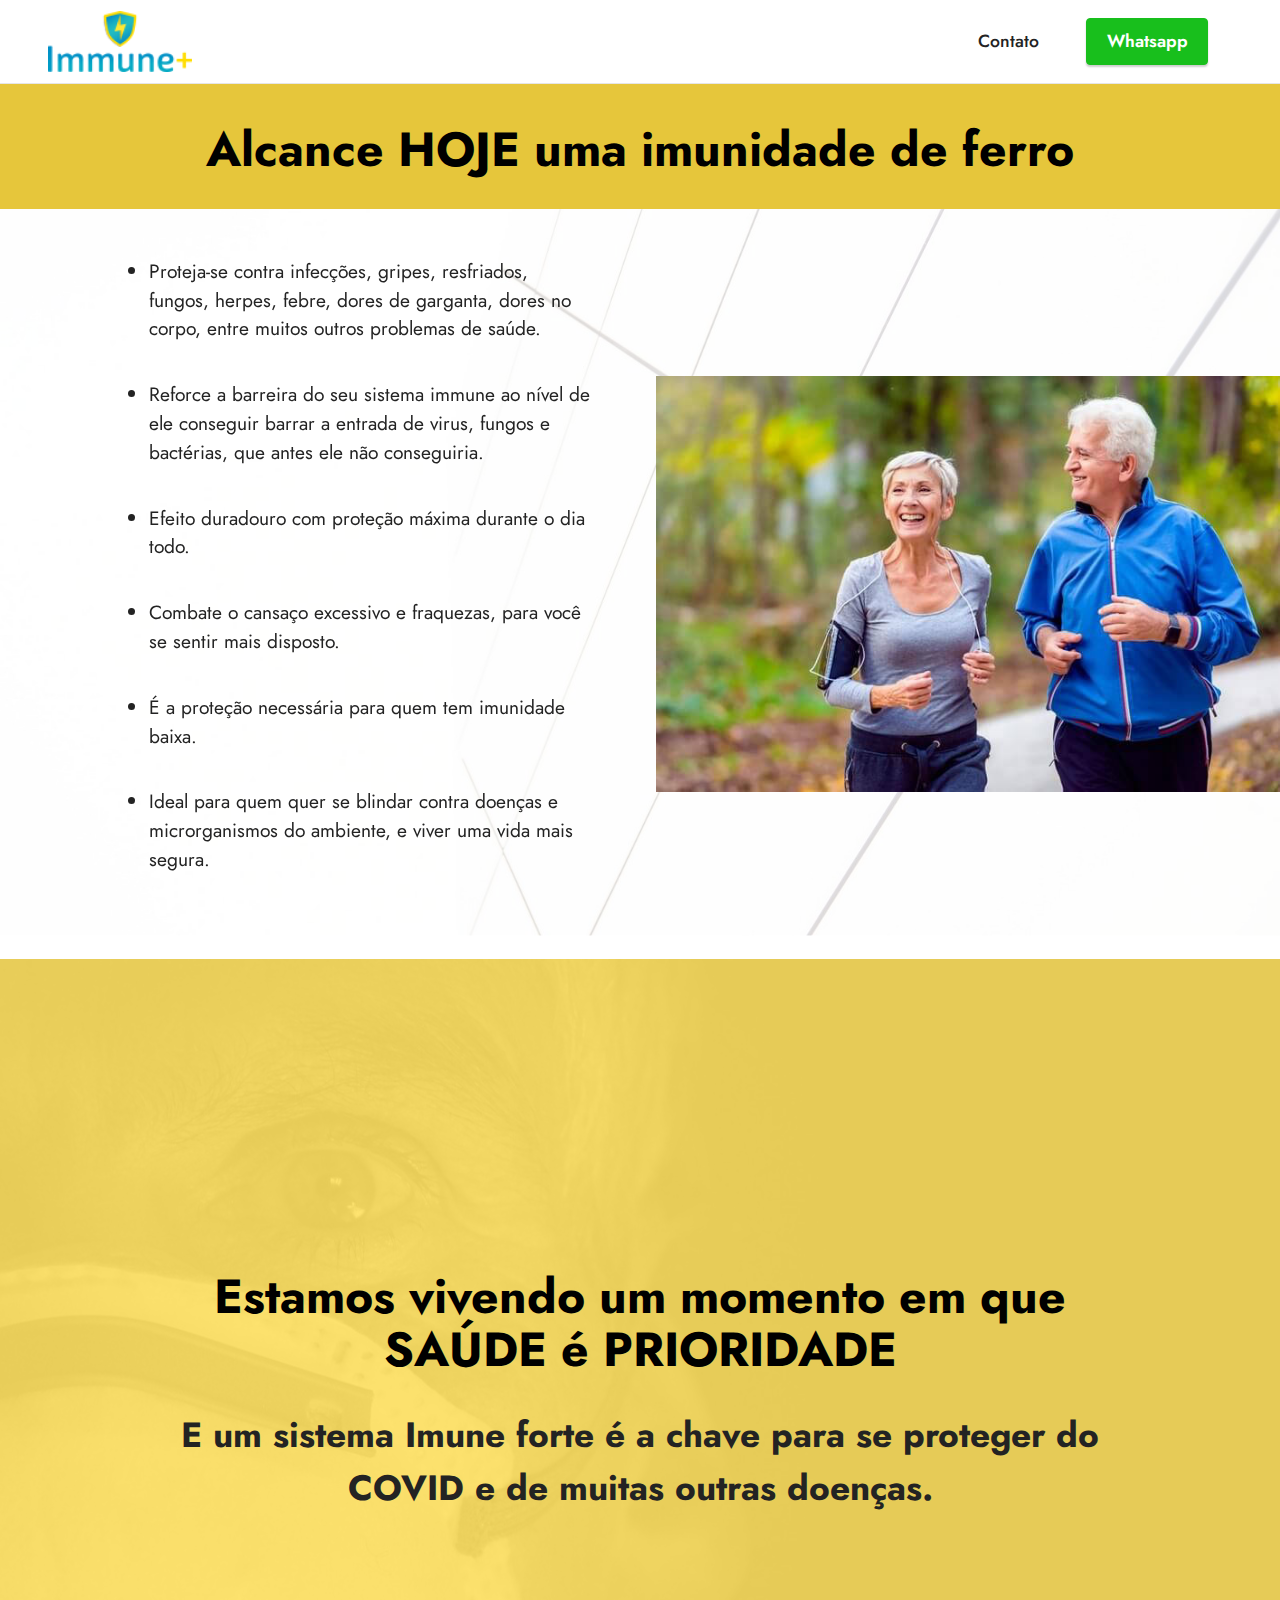
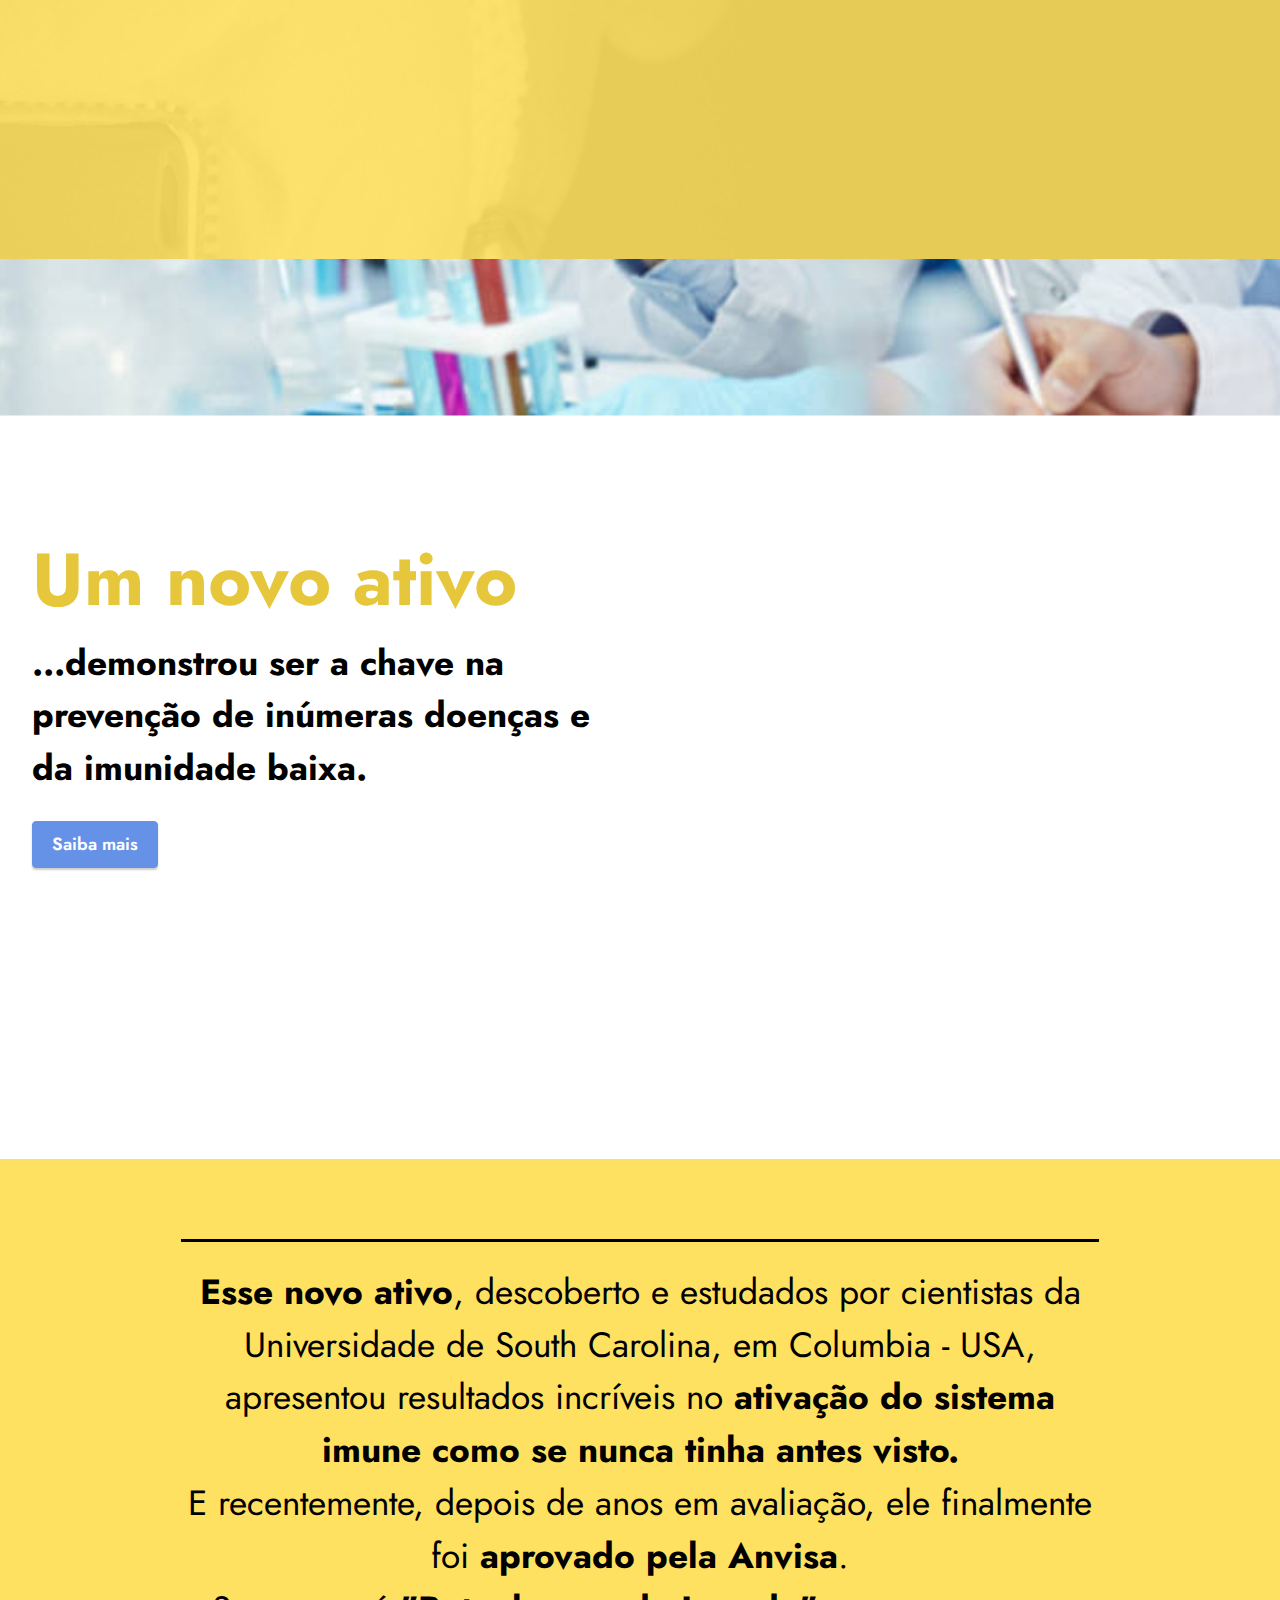
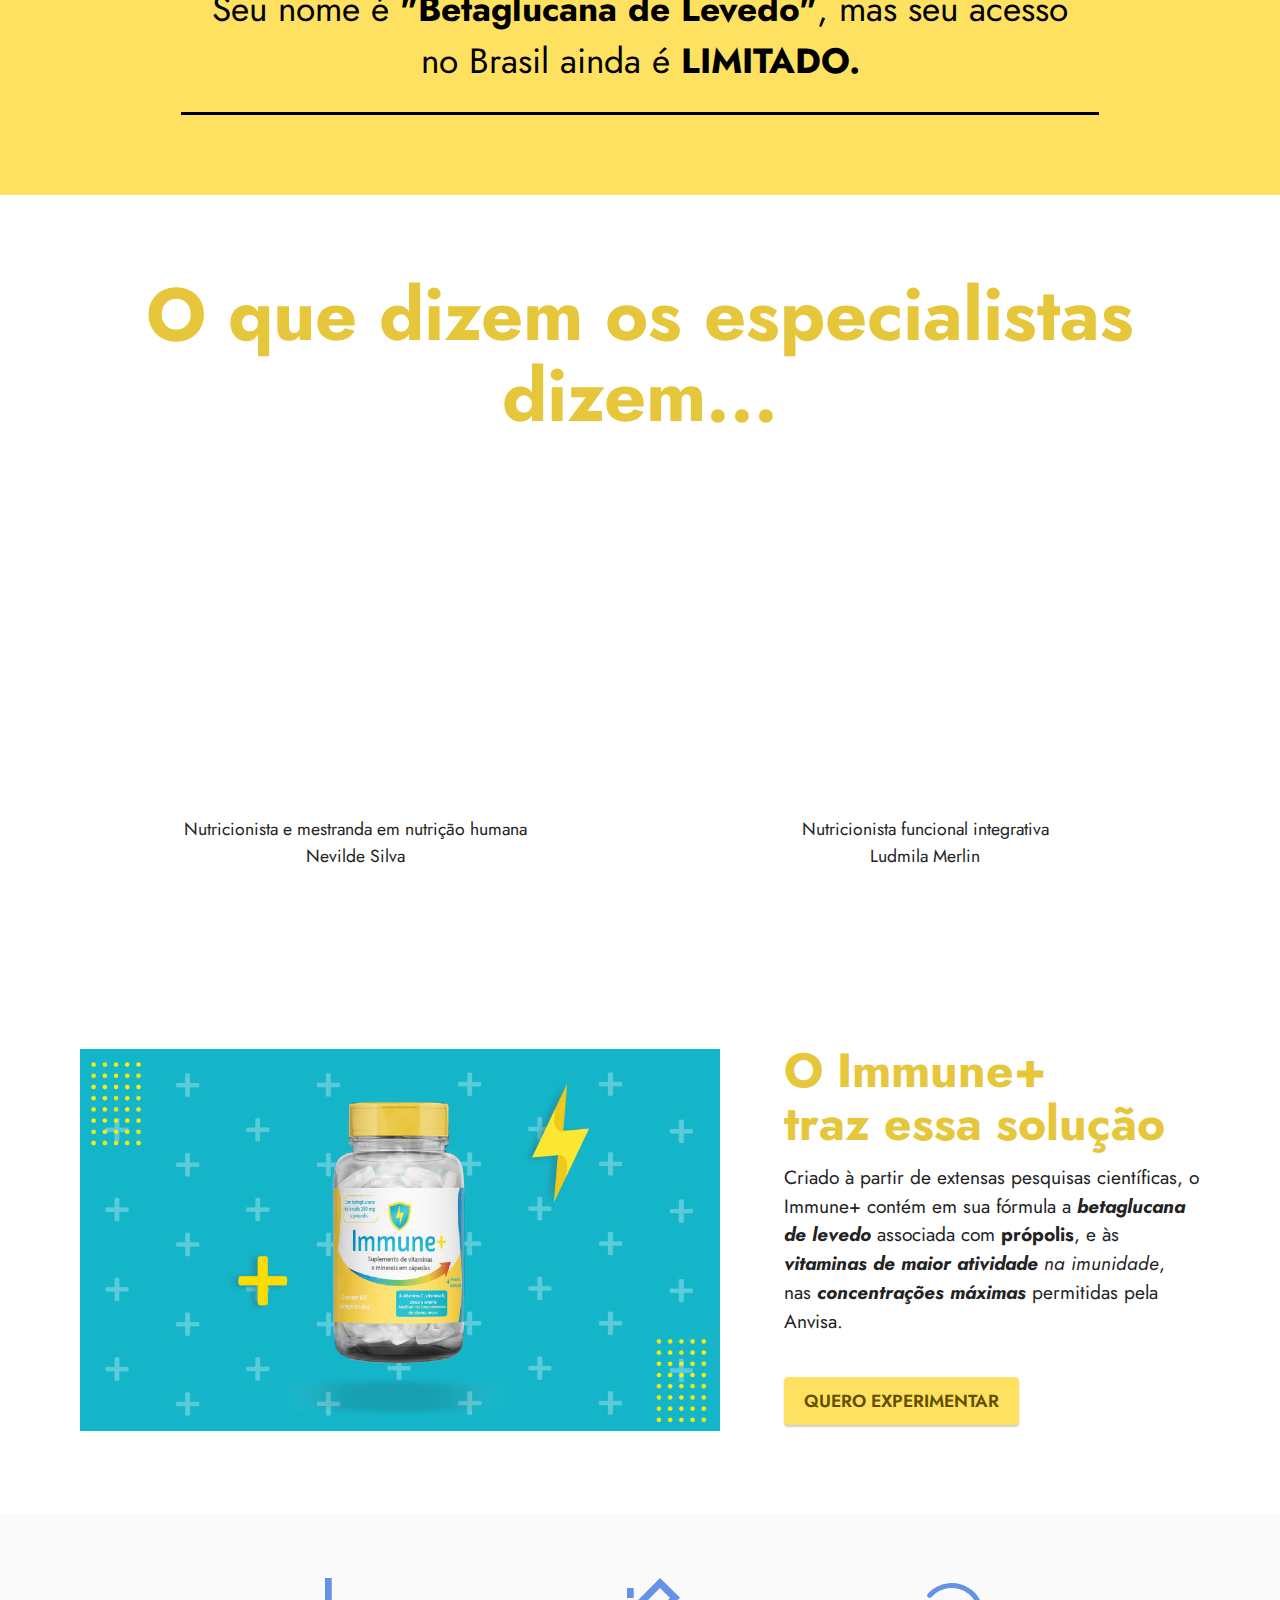
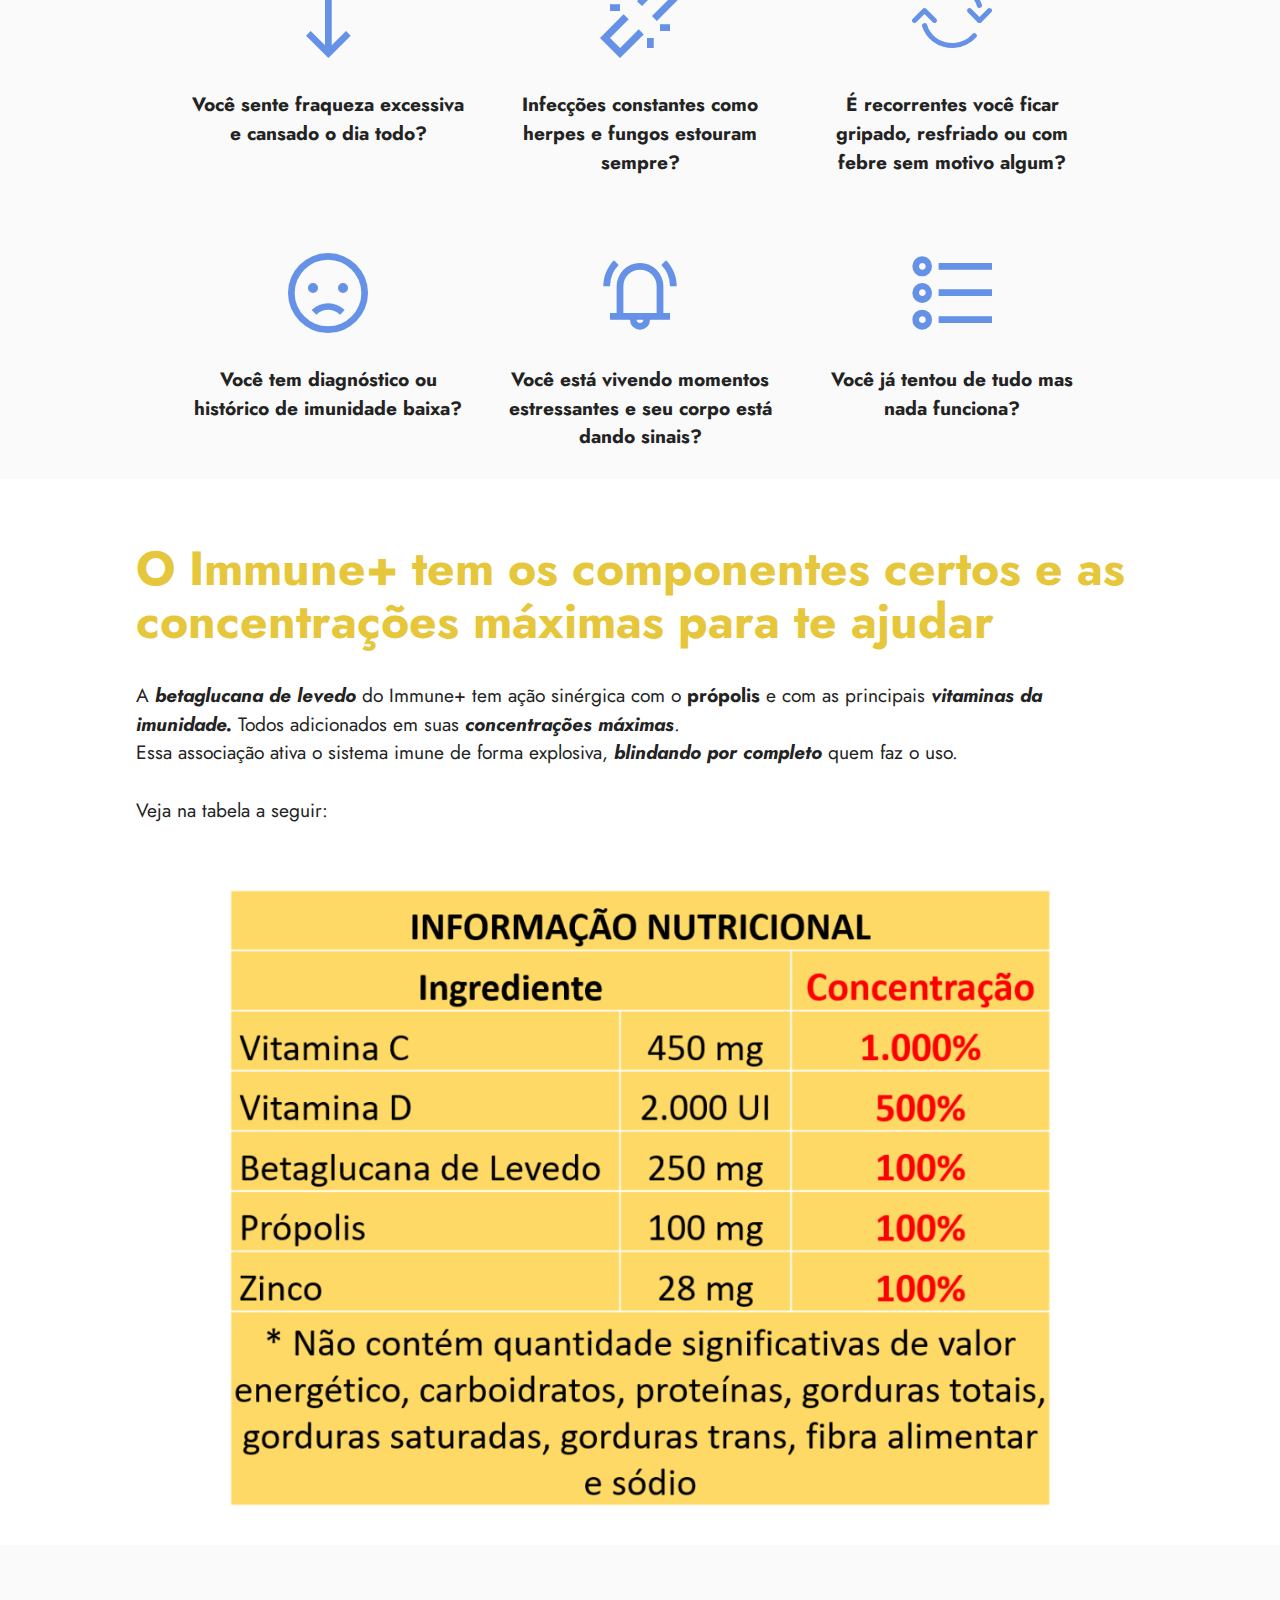
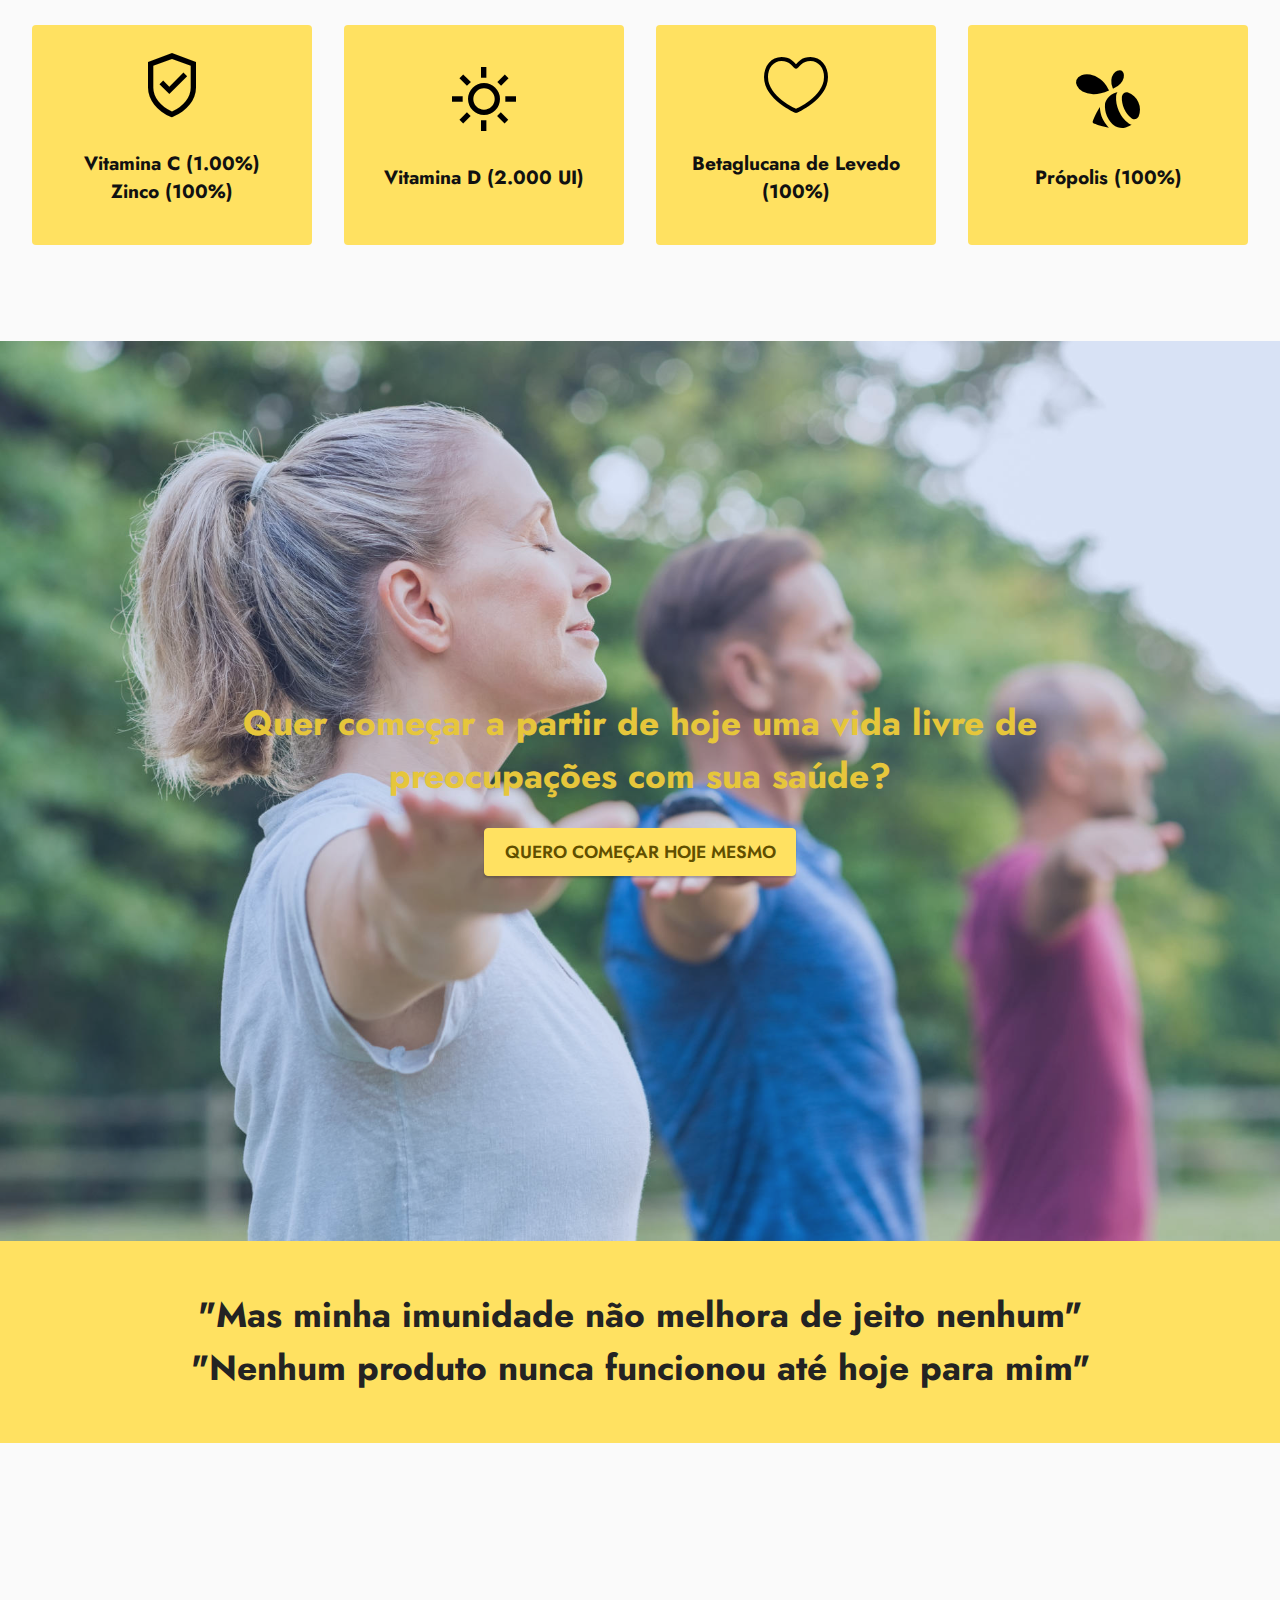
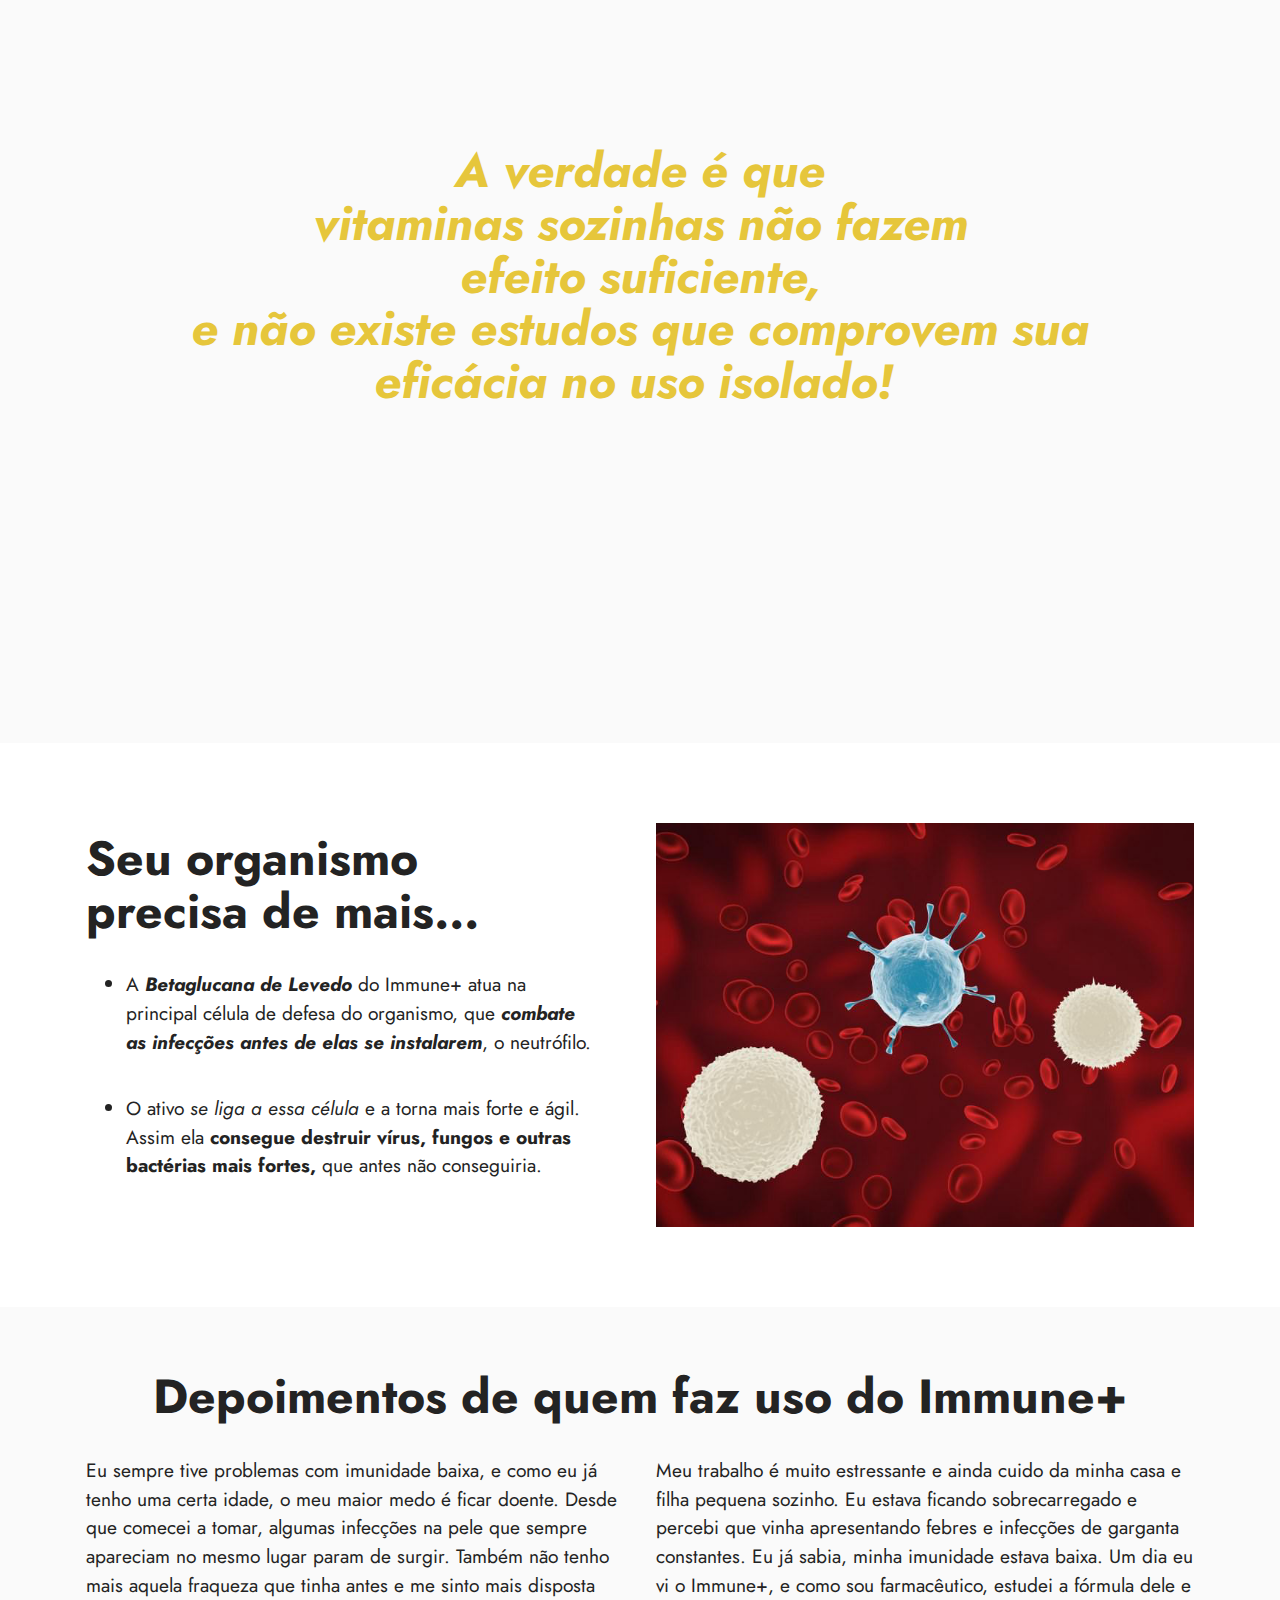
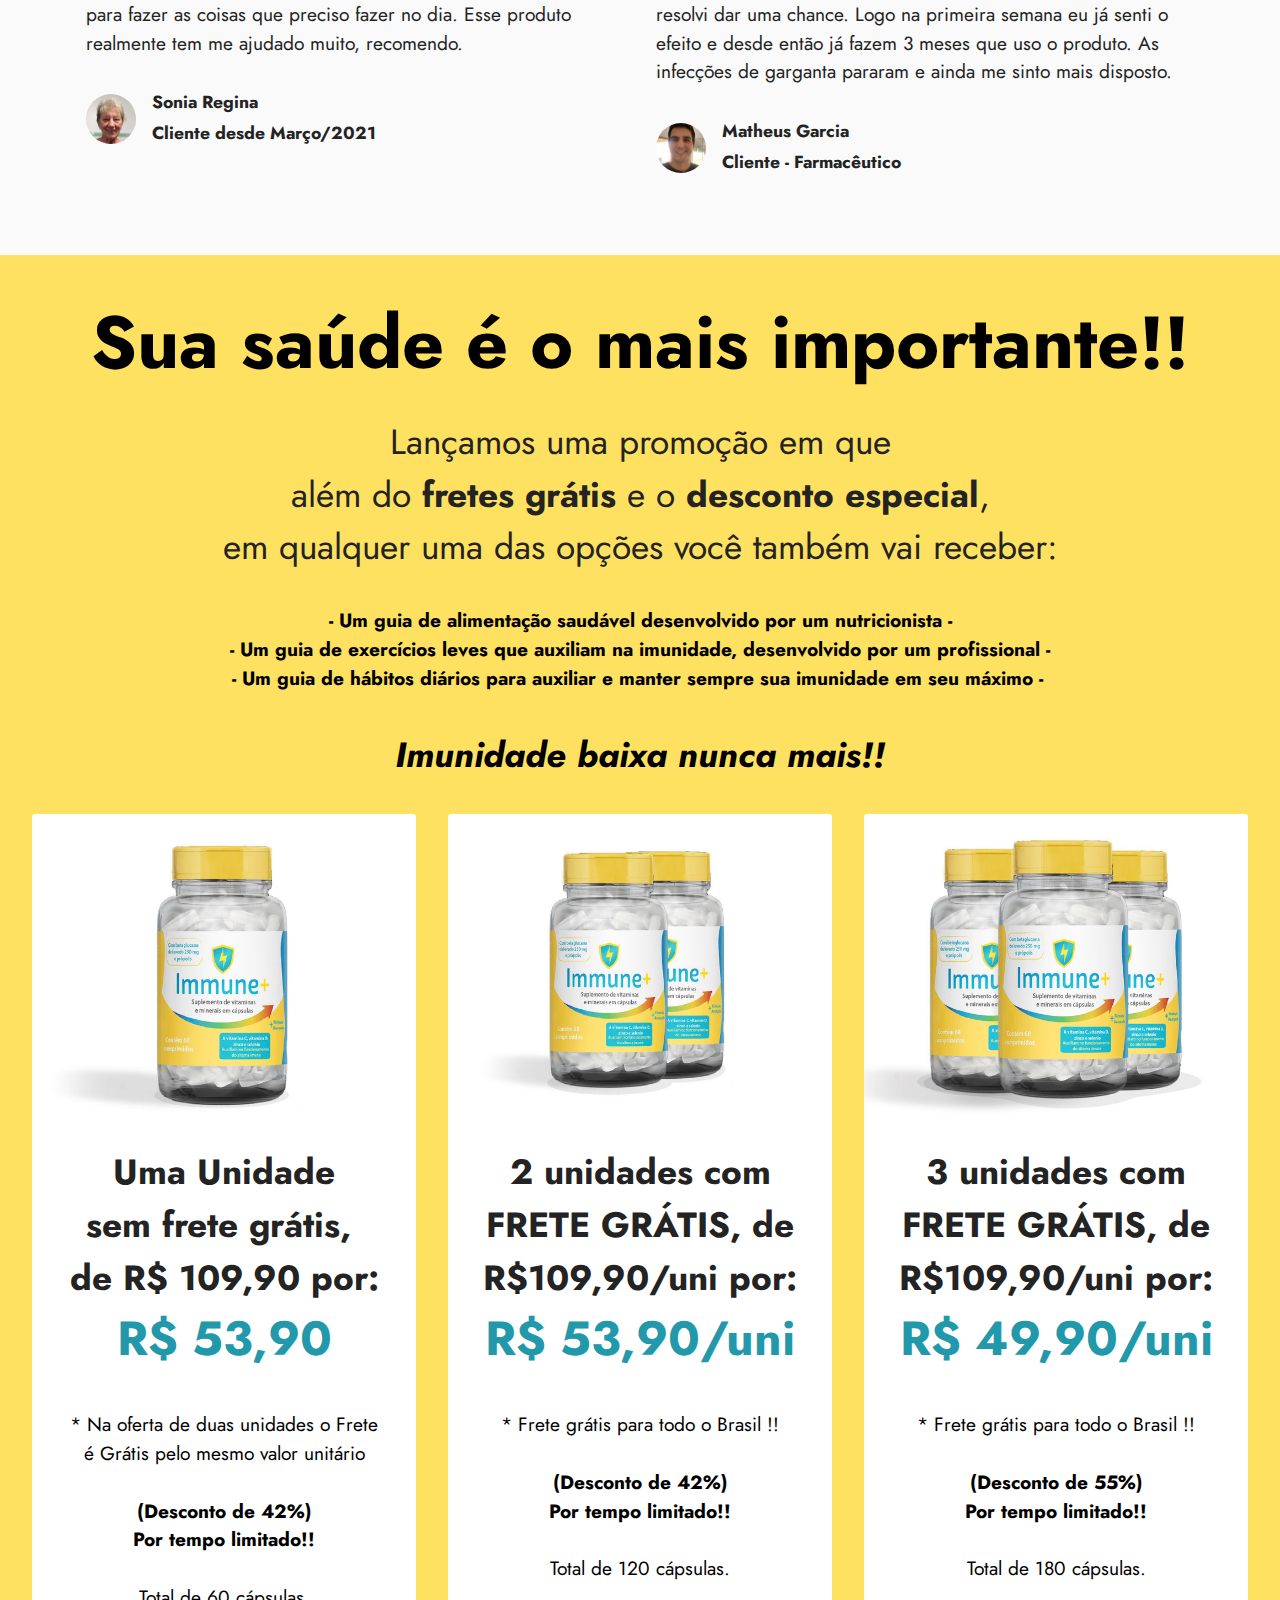
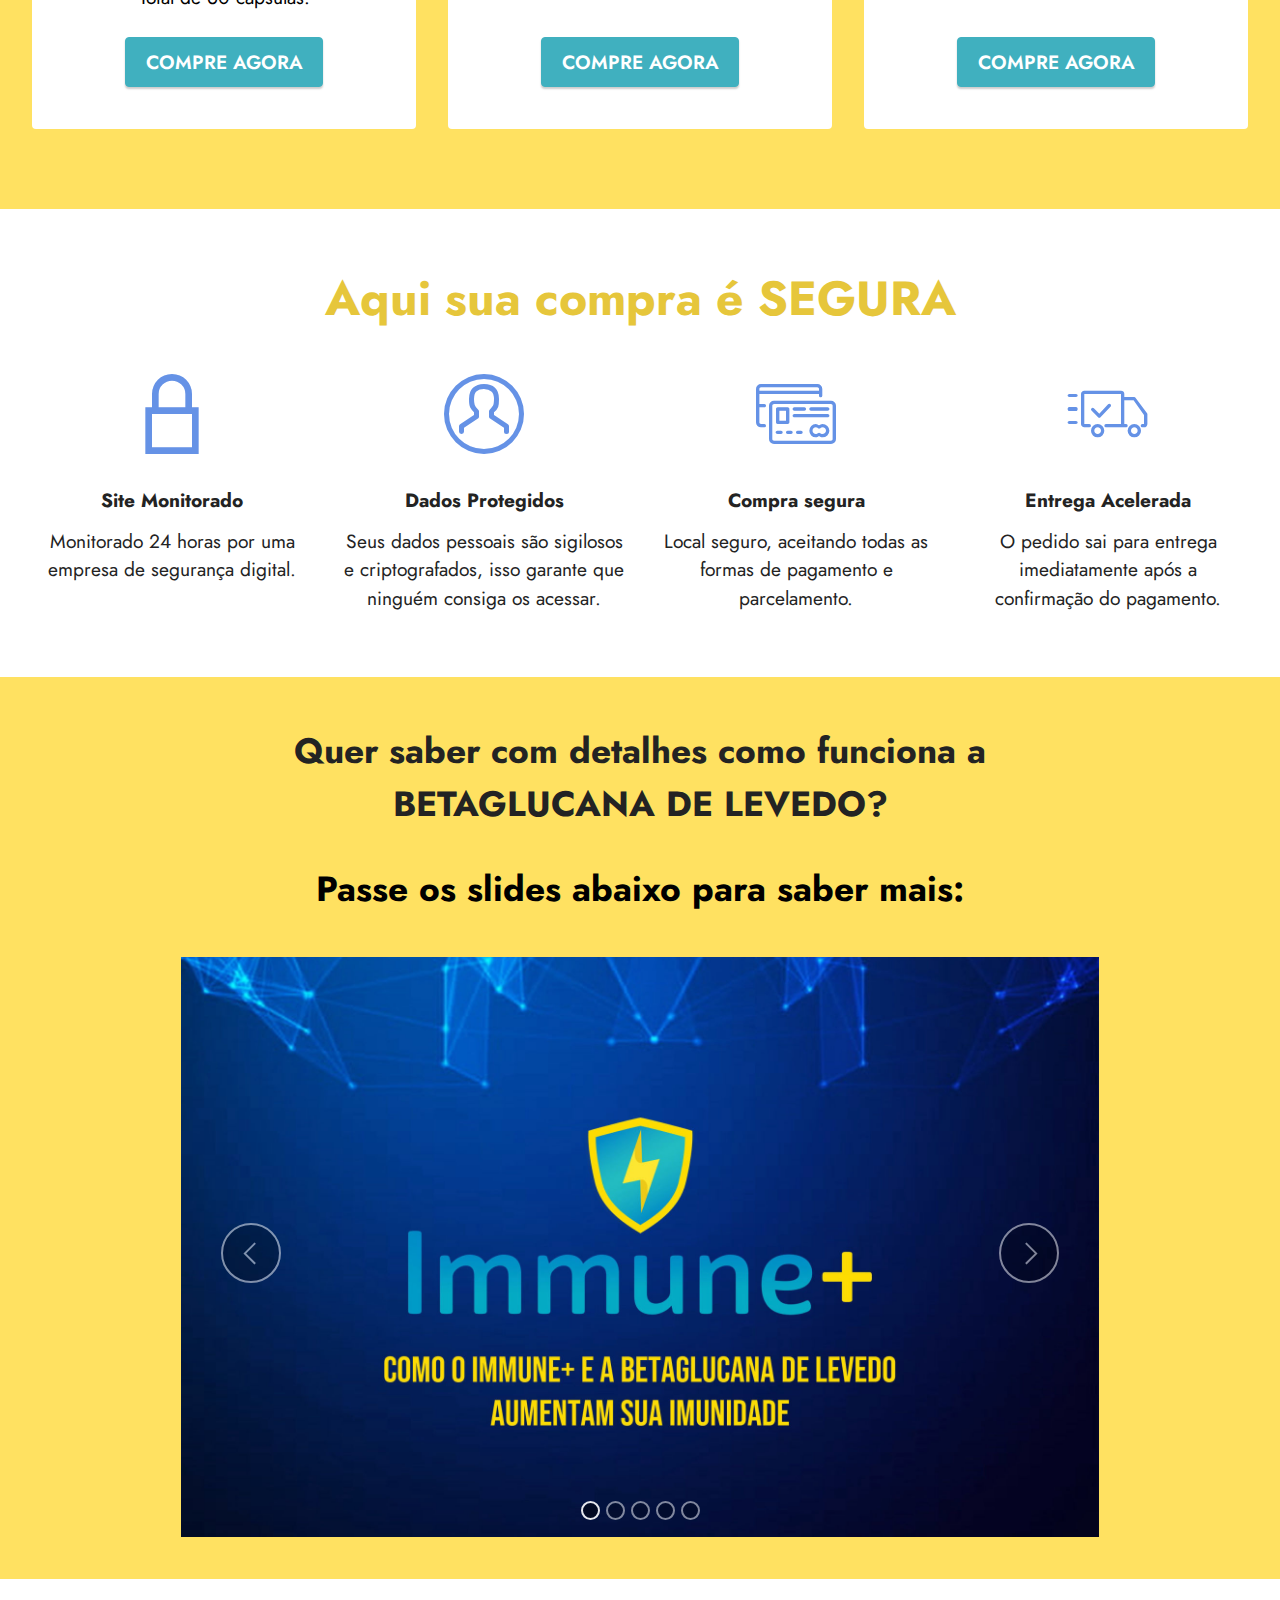
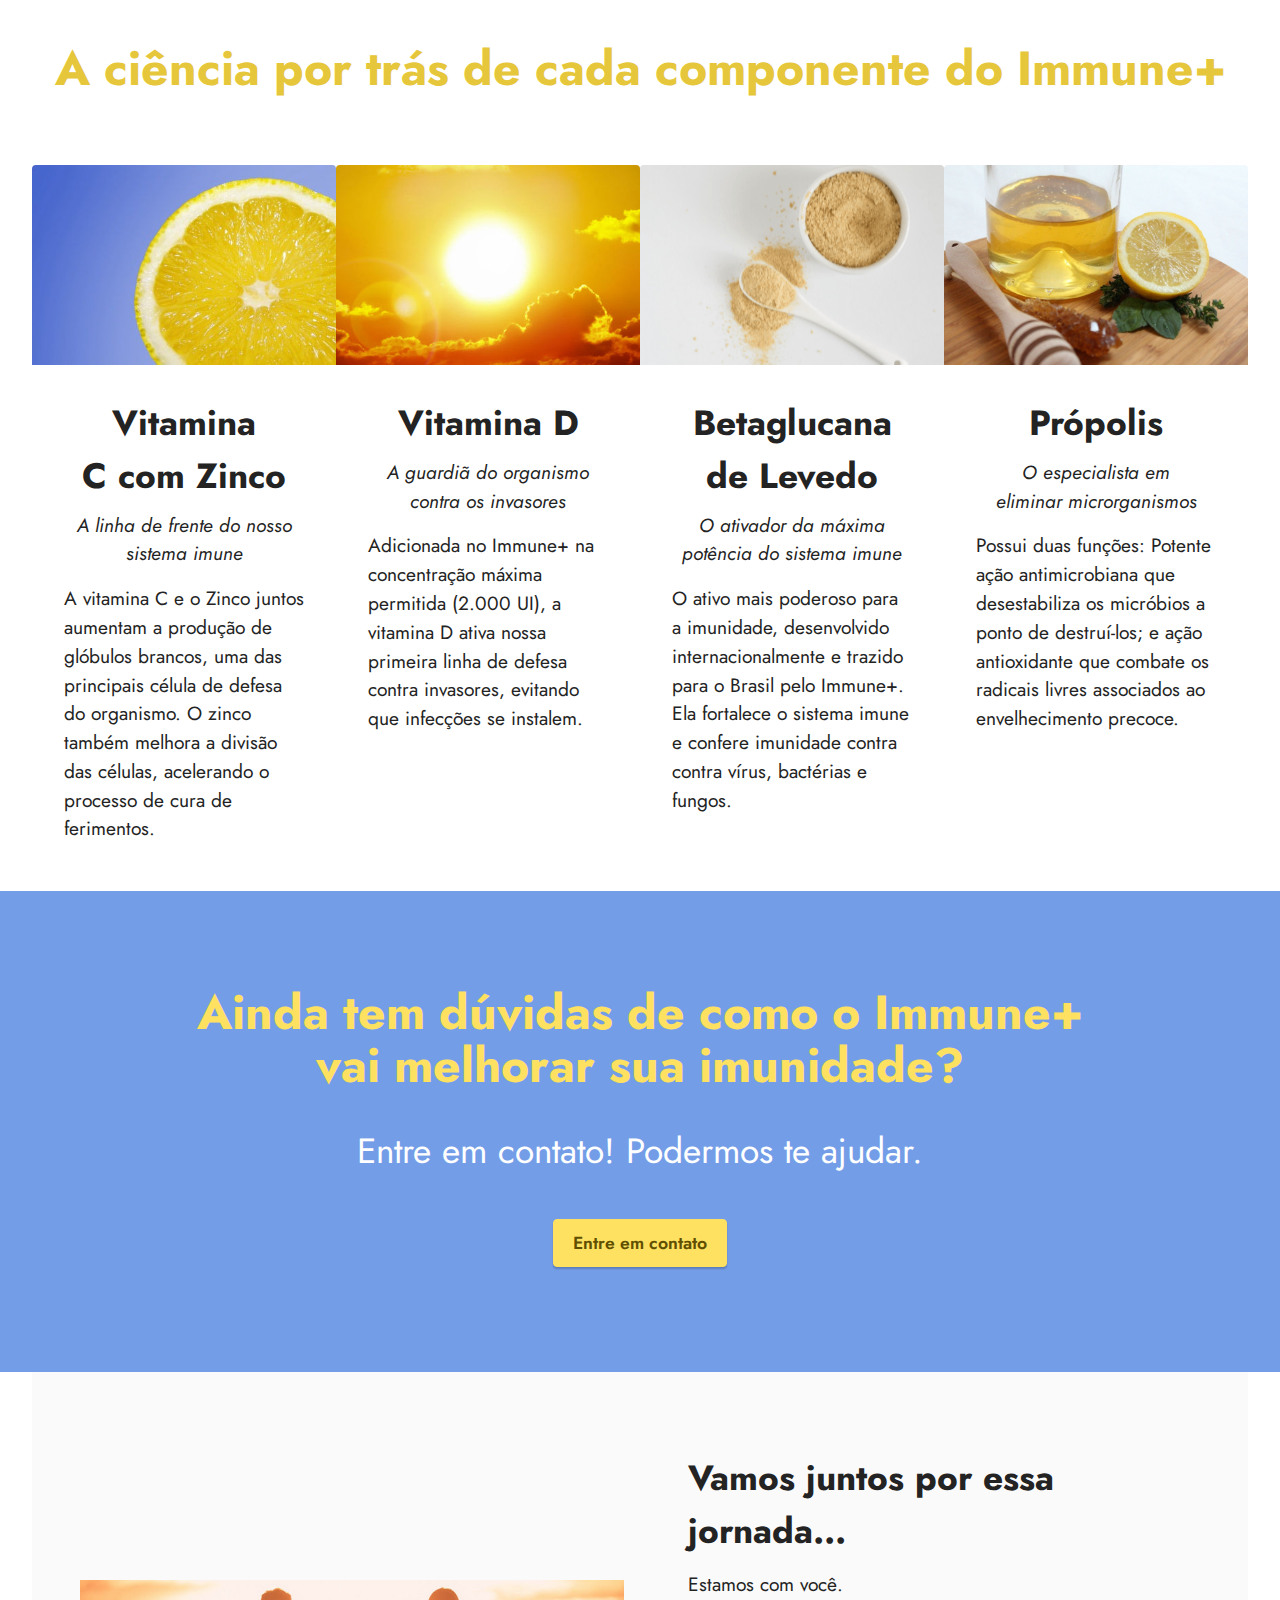
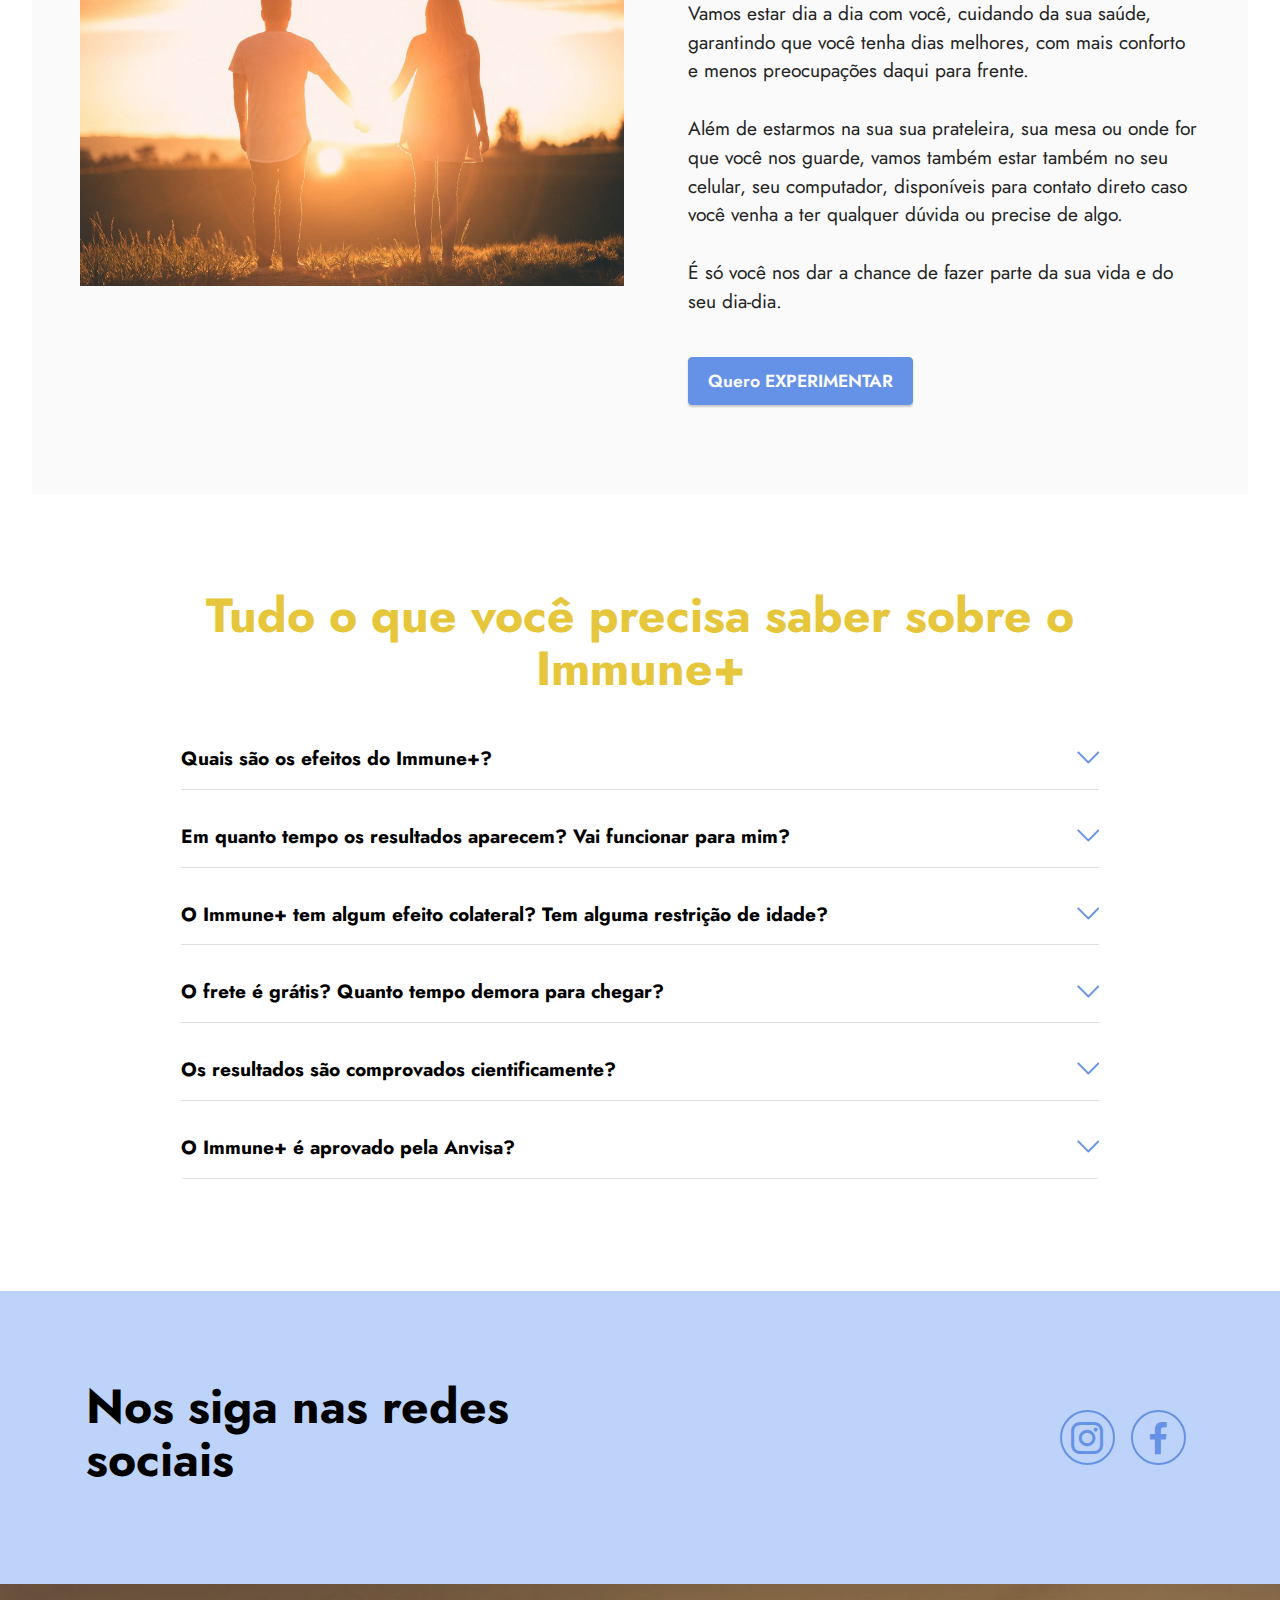
<file: index.html>
<!DOCTYPE html>
<html  >
<head>
  <!-- Site made with Mobirise Website Builder v5.3.10, https://mobirise.com -->
  <meta charset="UTF-8">
  <meta http-equiv="X-UA-Compatible" content="IE=edge">
  <meta name="generator" content="Mobirise v5.3.10, mobirise.com">
  <meta name="viewport" content="width=device-width, initial-scale=1, minimum-scale=1">
  <link rel="shortcut icon" href="assets/images/logo-121x51.png" type="image/x-icon">
  <meta name="description" content="Suplemento com formulação exclusiva que fortalece a imunidade e contribui para a melhora da saúde, bem estar e qualidade de vida.">
  
  
  <title>Immunemais</title>
  <link rel="stylesheet" href="assets/web/assets/mobirise-icons2/mobirise2.css">
  <link rel="stylesheet" href="assets/web/assets/mobirise-icons-bold/mobirise-icons-bold.css">
  <link rel="stylesheet" href="assets/web/assets/mobirise-icons/mobirise-icons.css">
  <link rel="stylesheet" href="assets/tether/tether.min.css">
  <link rel="stylesheet" href="assets/bootstrap/css/bootstrap.min.css">
  <link rel="stylesheet" href="assets/bootstrap/css/bootstrap-grid.min.css">
  <link rel="stylesheet" href="assets/bootstrap/css/bootstrap-reboot.min.css">
  <link rel="stylesheet" href="assets/socicon/css/styles.css">
  <link rel="stylesheet" href="assets/dropdown/css/style.css">
  <link rel="stylesheet" href="assets/theme/css/style.css">
  <link rel="preload" href="https://fonts.googleapis.com/css?family=Jost:100,200,300,400,500,600,700,800,900,100i,200i,300i,400i,500i,600i,700i,800i,900i&display=swap" as="style" onload="this.onload=null;this.rel='stylesheet'">
  <noscript><link rel="stylesheet" href="https://fonts.googleapis.com/css?family=Jost:100,200,300,400,500,600,700,800,900,100i,200i,300i,400i,500i,600i,700i,800i,900i&display=swap"></noscript>
  <link rel="preload" as="style" href="assets/mobirise/css/mbr-additional.css"><link rel="stylesheet" href="assets/mobirise/css/mbr-additional.css" type="text/css">
  
  
  
  
</head>
<body>

<!-- Analytics -->
<!-- Global site tag (gtag.js) - Google Analytics -->
<script async src="https://www.googletagmanager.com/gtag/js?id=G-93NF9G86T4"></script>
<script>
  window.dataLayer = window.dataLayer || [];
  function gtag(){dataLayer.push(arguments);}
  gtag('js', new Date());

  gtag('config', 'G-93NF9G86T4');
</script>
<!-- /Analytics -->


  
  <section class="menu cid-s48OLK6784" once="menu" id="menu1-h">
    
    <nav class="navbar navbar-dropdown navbar-fixed-top navbar-expand-lg">
        <div class="container-fluid">
            <div class="navbar-brand">
                <span class="navbar-logo">
                    <a href="index.html">
                        <img src="assets/images/logo-121x51.png" alt="Immune+" style="height: 3.8rem;">
                    </a>
                </span>
                
            </div>
            <button class="navbar-toggler" type="button" data-toggle="collapse" data-target="#navbarSupportedContent" aria-controls="navbarNavAltMarkup" aria-expanded="false" aria-label="Toggle navigation">
                <div class="hamburger">
                    <span></span>
                    <span></span>
                    <span></span>
                    <span></span>
                </div>
            </button>
            <div class="collapse navbar-collapse" id="navbarSupportedContent">
                <ul class="navbar-nav nav-dropdown" data-app-modern-menu="true"><li class="nav-item"><a class="nav-link link text-black text-primary display-4" href="index.html#header1-1n">Contato</a></li></ul>
                
                <div class="navbar-buttons mbr-section-btn"><a class="btn btn-secondary display-4" href="https://wa.me/5511985560128" target="_blank">Whatsapp</a></div>
            </div>
        </div>
    </nav>

</section>

<section class="content4 cid-sIb4x0ejcu" id="content4-3s">
    
    
    <div class="container">
        <div class="row justify-content-center">
            <div class="title col-md-12 col-lg-10">
                <h3 class="mbr-section-title mbr-fonts-style align-center mb-4 display-2"><strong>Alcance HOJE uma imunidade de ferro</strong></h3>
                
                
            </div>
        </div>
    </div>
</section>

<section class="features11 cid-sIb4xH5HyN mbr-parallax-background" id="features12-3t">

    
    <div class="mbr-overlay" style="opacity: 0.5; background-color: rgb(255, 255, 255);">
    </div>
    <div>
        <div class="row align-items-center">
            <div class="col-12 col-lg offset-lg-1">
                <div class="card-wrapper">
                    <div class="card-box">
                        
                        
                        <div class="mbr-text mbr-fonts-style counter-container display-7">
                            <ul><li>Proteja-se contra infecções, gripes, resfriados, fungos, herpes, febre, dores de garganta, dores no corpo, entre muitos outros problemas de saúde.</li></ul><ul><li>Reforce a barreira do seu sistema immune ao nível de ele conseguir barrar a entrada de virus, fungos e bactérias, que antes ele não conseguiria.</li></ul><ul><li>Efeito duradouro com proteção máxima durante o dia todo.</li></ul><ul><li>Combate o cansaço excessivo e fraquezas, para você se sentir mais disposto.</li></ul><ul><li>É a proteção necessária para quem tem imunidade baixa.</li></ul><ul><li>Ideal para quem quer se blindar contra doenças e microrganismos do ambiente, e viver uma vida mais segura.</li></ul><div>
</div><div>
</div>
                        </div>
                        
                    </div>
                </div>
            </div>
            <div class="col-12 col-lg-6 md-pb">
                <div class="image-wrapper">
                    <img src="assets/images/sade-immune-690x460.jpg" alt="Mobirise">
                </div>
            </div>
        </div>
    </div>
</section>

<section class="content4 cid-sIaQaodRTm mbr-fullscreen" id="content4-3o">
    
    <div class="mbr-overlay" style="opacity: 0.9; background-color: rgb(255, 225, 97);">
    </div>
    <div class="container">
        <div class="row justify-content-center">
            <div class="title col-md-12 col-lg-10">
                <h3 class="mbr-section-title mbr-fonts-style align-center mb-4 display-2">
                    <strong>Estamos vivendo um momento em que SAÚDE é PRIORIDADE</strong></h3>
                <h4 class="mbr-section-subtitle align-center mbr-fonts-style mb-4 display-5"><strong>E um sistema Imune forte é a chave para se proteger do COVID e de&nbsp;muitas outras doenças.</strong></h4>
                
            </div>
        </div>
    </div>
</section>

<section class="header7 cid-sIb19VEhyx mbr-fullscreen mbr-parallax-background" id="header7-3r">

    

    

    <div class="text-right container-fluid">
        <div class="row">
            <div class="col-12 col-lg-6">
                <h1 class="mbr-section-title mbr-fonts-style mb-3 display-1"><strong>Um novo ativo</strong></h1>
                
                <p class="mbr-text mbr-fonts-style display-5"><strong>...demonstrou ser a chave na prevenção de inúmeras doenças e da imunidade baixa.</strong></p>
                <div class="mbr-section-btn mt-3"><a class="btn btn-primary display-4" href="index.html#content6-2z">Saiba mais</a></div>
            </div>
        </div>
    </div>
</section>

<section class="content6 cid-sHRR29VX2u" id="content6-2z">
    
    <div class="container">
        <div class="row justify-content-center">
            <div class="col-md-12 col-lg-10">
                <hr class="line">
                <p class="mbr-text align-center mbr-fonts-style my-4 display-5"><strong>Esse novo ativo</strong>, descoberto e estudados por cientistas da Universidade de South Carolina, em Columbia - USA,<br> apresentou resultados incríveis no <strong>ativação do sistema imune como se nunca tinha antes visto.</strong><br>E recentemente, depois de anos em avaliação, ele finalmente foi&nbsp;<strong>aprovado pela Anvisa</strong>.<br>Seu nome é <strong>"Betaglucana de Levedo"</strong>,&nbsp;mas seu acesso<br>no Brasil ainda é <strong>LIMITADO.</strong></p>
                <hr class="line">
            </div>
        </div>
    </div>
</section>

<section class="video3 cid-sIhnlXwbcE" id="video3-49">
    
    
    <div class="container">
        <div class="mbr-section-head">
            <h4 class="mbr-section-title mbr-fonts-style mb-0 display-1"><strong>O que dizem os especialistas dizem...</strong></h4>
            <h5 class="mbr-section-subtitle mbr-fonts-style mb-0 mt-2 display-7">&nbsp;</h5>
        </div>
        <div class="row mt-4">
            <div class="col-12 col-md-6 video-block">
                <div class="video-wrapper"><iframe class="mbr-embedded-video" src="https://www.youtube.com/embed/w9IQoC6EF1A?rel=0&amp;amp;showinfo=0&amp;autoplay=0&amp;loop=0" width="1280" height="720" frameborder="0" allowfullscreen></iframe></div>
                <p class="mbr-text pt-2 mbr-fonts-style display-4">
                    Nutricionista e mestranda em nutrição humana<br> Nevilde Silva</p>
            </div>
            <div class="col-12 col-md-6 video-block">
                <div class="video-wrapper"><iframe class="mbr-embedded-video" src="https://www.youtube.com/embed/ogH5NSzEZl8?rel=0&amp;amp;showinfo=0&amp;autoplay=0&amp;loop=0" width="1280" height="720" frameborder="0" allowfullscreen></iframe></div>
                <p class="mbr-text pt-2 mbr-fonts-style display-4">Nutricionista funcional integrativa<br>Ludmila Merlin<br></p>
            </div>
        </div>
    </div>
</section>

<section class="features16 cid-sHY1opgKRH" id="features17-3b">
    

    
    <div class="container-fluid">
        <div class="content-wrapper">
            <div class="row align-items-center">
                <div class="col-12 col-lg-7">
                    <div class="image-wrapper">
                        <img src="assets/images/banner-immune-1076x643.jpg" alt="Mobirise">
                    </div>
                </div>
                <div class="col-12 col-lg">
                    <div class="text-wrapper">
                        <h6 class="card-title mbr-fonts-style display-2"><strong>O Immune+
<br>traz&nbsp;</strong><strong>essa solução</strong></h6>
                        <p class="mbr-text mbr-fonts-style mb-4 display-7">Criado à partir de extensas pesquisas científicas, o Immune+ contém em sua fórmula a <em><strong>betaglucana de levedo</strong></em> associada com <strong>própolis</strong>,<strong>&nbsp;</strong>e às <em><strong>vitaminas de maior atividade</strong>&nbsp;na imunidade</em>, nas&nbsp;<strong><em>concentrações máximas</em></strong> permitidas pela Anvisa.</p>
                        <div class="mbr-section-btn mt-3"><a class="btn btn-warning display-4" href="index.html#content4-3l">QUERO EXPERIMENTAR</a></div>
                    </div>
                </div>
            </div>
        </div>
    </div>
</section>

<section class="features1 cid-sxinhXDkUz" id="features1-1e">
    

    
    <div class="container-fluid">
        <div class="row">
            
        </div>
        <div class="row">
            <div class="card col-12 col-md-6 col-lg-3">
                <div class="card-wrapper">
                    <div class="card-box align-center">
                        <div class="iconfont-wrapper">
                            <span class="mbr-iconfont mobi-mbri-down mobi-mbri"></span>
                        </div>
                        <h5 class="card-title mbr-fonts-style display-7"><strong>Você sente fraqueza excessiva e cansado o&nbsp;</strong><strong>dia todo?</strong></h5>
                        
                    </div>
                </div>
            </div>
            <div class="card col-12 col-md-6 col-lg-3">
                <div class="card-wrapper">
                    <div class="card-box align-center">
                        <div class="iconfont-wrapper">
                            <span class="mbr-iconfont mobi-mbri-unlink mobi-mbri"></span>
                        </div>
                        <h5 class="card-title mbr-fonts-style display-7"><strong>Infecções constantes como herpes e fungos estouram sempre?</strong></h5>
                        
                    </div>
                </div>
            </div>
            <div class="card col-12 col-md-6 col-lg-3">
                <div class="card-wrapper">
                    <div class="card-box align-center">
                        <div class="iconfont-wrapper">
                            <span class="mbr-iconfont mbrib-update"></span>
                        </div>
                        <h5 class="card-title mbr-fonts-style display-7"><strong>É recorrentes você ficar gripado, resfriado ou com febre sem motivo algum?</strong></h5>
                        
                    </div>
                </div>
            </div>
            
        </div>
    </div>
</section>

<section class="features1 cid-sHXL5nwaIH" id="features1-32">
    

    
    <div class="container-fluid">
        <div class="row">
            
        </div>
        <div class="row">
            <div class="card col-12 col-md-6 col-lg-3">
                <div class="card-wrapper">
                    <div class="card-box align-center">
                        <div class="iconfont-wrapper">
                            <span class="mbr-iconfont mobi-mbri-sad-face mobi-mbri"></span>
                        </div>
                        <h5 class="card-title mbr-fonts-style display-7"><strong>Você tem diagnóstico ou histórico de imunidade baixa?</strong></h5>
                        
                    </div>
                </div>
            </div>
            <div class="card col-12 col-md-6 col-lg-3">
                <div class="card-wrapper">
                    <div class="card-box align-center">
                        <div class="iconfont-wrapper">
                            <span class="mbr-iconfont mobi-mbri-alert mobi-mbri"></span>
                        </div>
                        <h5 class="card-title mbr-fonts-style display-7"><strong>Você está vivendo momentos estressantes e seu corpo está dando sinais?</strong></h5>
                        
                    </div>
                </div>
            </div>
            <div class="card col-12 col-md-6 col-lg-3">
                <div class="card-wrapper">
                    <div class="card-box align-center">
                        <div class="iconfont-wrapper">
                            <span class="mbr-iconfont mobi-mbri-bulleted-list mobi-mbri"></span>
                        </div>
                        <h5 class="card-title mbr-fonts-style display-7"><strong>Você já tentou de tudo mas nada funciona?</strong></h5>
                        
                    </div>
                </div>
            </div>
            
        </div>
    </div>
</section>

<section class="content4 cid-sIbSs7W3Kq" id="content4-3v">
    
    
    <div class="container-fluid">
        <div class="row justify-content-center">
            <div class="title col-md-12 col-lg-10">
                <h3 class="mbr-section-title mbr-fonts-style align-center mb-4 display-2"><strong>O Immune+ tem os componentes certos e as concentrações máximas para te ajudar</strong></h3>
                <h4 class="mbr-section-subtitle align-center mbr-fonts-style mb-4 display-7">A <strong><em>betaglucana de levedo</em></strong>&nbsp;do Immune+ tem ação sinérgica com o <strong>própolis</strong> e com as principais <strong><em>vitaminas da imunidade.&nbsp;</em></strong>Todos adicionados em suas&nbsp;<strong><em>concentrações máximas</em></strong>.<br>Essa associação ativa o sistema imune de forma explosiva, <strong><em>blindando por completo</em></strong> quem faz o uso.<br><br>Veja na tabela a seguir:<div>
</div><div>
</div></h4>
                
            </div>
        </div>
    </div>
</section>

<section class="image3 cid-sIheQXDqll" id="image3-48">
    

    

    <div class="container">
        <div class="row justify-content-center">
            <div class="col-12 col-lg-9">
                <div class="image-wrapper">
                    <img src="assets/images/tabela-nutricional-site-980x763.png" alt="Mobirise">
                    
                </div>
            </div>
        </div>
    </div>
</section>

<section class="features1 cid-sIbB9Kdust" id="features2-3u">

    

    
    <div class="container-fluid">
        <div class="row justify-content-center">
            <div class="col-12 col-md-6 col-lg-3">
                <div class="card-wrapper">
                    <div class="card-box align-center">
                        <span class="mbr-iconfont mobi-mbri-protect mobi-mbri" style="color: rgb(0, 0, 0); fill: rgb(0, 0, 0);"></span>
                        <h4 class="card-title align-center mbr-black mbr-fonts-style display-7">
                            <strong>Vitamina C (1.00%)</strong><br><strong>Zinco (100%)</strong></h4>
                    </div>
                </div>
            </div>
            <div class="col-12 col-md-6 col-lg-3">
                <div class="card-wrapper">
                    <div class="card-box align-center">
                        <span class="mbr-iconfont mobi-mbri-sun mobi-mbri" style="color: rgb(0, 0, 0); fill: rgb(0, 0, 0);"></span>
                        <h4 class="card-title align-center mbr-black mbr-fonts-style display-7">
                            <strong>Vitamina D&nbsp;</strong><strong>(2.000 UI)</strong></h4>
                    </div>
                </div>
            </div>
            <div class="col-12 col-md-6 col-lg-3">
                <div class="card-wrapper">
                    <div class="card-box align-center">
                        <span class="mbr-iconfont mbrib-hearth" style="color: rgb(0, 0, 0); fill: rgb(0, 0, 0);"></span>
                        <h4 class="card-title align-center mbr-black mbr-fonts-style display-7">
                            <strong>Betaglucana de Levedo (100%)</strong></h4>
                    </div>
                </div>
            </div>
            <div class="col-12 col-md-6 col-lg-3">
                <div class="card-wrapper">
                    <div class="card-box align-center">
                        <span class="mbr-iconfont socicon-swarm socicon" style="color: rgb(0, 0, 0); fill: rgb(0, 0, 0);"></span>
                        <h4 class="card-title align-center mbr-black mbr-fonts-style display-7">
                            <strong>Própolis (100%)</strong></h4>
                    </div>
                </div>
            </div>
        </div>
    </div>
</section>

<section class="header6 cid-sIbTBI5rqv mbr-fullscreen" id="header6-3x">

    

    <div class="mbr-overlay" style="opacity: 0.2; background-color: rgb(68, 121, 217);"></div>

    <div class="align-center container">
        <div class="row justify-content-center">
            <div class="col-12 col-lg-10">
                <h1 class="mbr-section-title mbr-fonts-style mbr-white mb-3 display-5"><strong>Quer começar a partir de hoje uma vida livre de preocupações com sua saúde?</strong></h1>
                
                
                <div class="mbr-section-btn mt-3"><a class="btn btn-warning display-4" href="index.html#content4-3l">QUERO COMEÇAR HOJE MESMO</a></div>
            </div>
        </div>
    </div>
</section>

<section class="content1 cid-sHXOTaW5PO" id="content1-34">
    
    <div class="container-fluid">
        <div class="row justify-content-center">
            <div class="title col-12 col-md-9">
                <h3 class="mbr-section-title mbr-fonts-style align-center mb-4 display-5"><strong>"Mas minha imunidade não melhora&nbsp;de jeito nenhum"</strong><br><strong>"Nenhum produto nunca funcionou até hoje para mim"<br></strong></h3>
                
                
            </div>
        </div>
    </div>
</section>

<section class="content1 cid-sHY6wNgpO0 mbr-fullscreen" id="content1-3d">
    
    <div class="container-fluid">
        <div class="row justify-content-center">
            <div class="title col-12 col-md-10">
                <h3 class="mbr-section-title mbr-fonts-style align-center mb-4 display-2"><em><strong>A verdade é que</strong><br><strong>vi</strong><strong>taminas sozinhas não fazem</strong></em><br><em><strong>efeito</strong></em><em><strong>&nbsp;suficiente,</strong><br><strong>e não existe estudos que comprovem sua eficácia no uso isolado!&nbsp;</strong></em><br></h3>
                
                
            </div>
        </div>
    </div>
</section>

<section class="features11 cid-sHYonjbgiY" id="features12-3g">

    
    
    <div class="container">
        <div class="row align-items-center">
            <div class="col-12 col-lg">
                <div class="card-wrapper">
                    <div class="card-box">
                        <h4 class="card-title mbr-fonts-style mb-4 display-2"><strong>Seu organismo precisa de mais...</strong></h4>
                        
                        <div class="mbr-text mbr-fonts-style counter-container display-7">
                            <ul>
                                <li>A <em><strong>Betaglucana de Levedo</strong></em> do Immune+ atua na principal célula de defesa do organismo, que&nbsp;<em><strong>combate as infecções antes de elas se instalarem</strong></em>, o neutrófilo.</li></ul><ul>
                                <li>O ativo <em>se liga a essa célula</em>&nbsp;e a torna mais forte e ágil. Assim ela <strong>consegue destruir vírus, fungos e outras bactérias mais fortes,</strong>&nbsp;que antes não conseguiria.</li>
                            </ul>
                        </div>
                        
                    </div>
                </div>
            </div>
            <div class="col-12 col-lg-6 md-pb">
                <div class="image-wrapper">
                    <img src="assets/images/glbulos-e-virus-730x548.jpg" alt="Mobirise">
                </div>
            </div>
        </div>
    </div>
</section>

<section class="testimonials2 cid-sxiqFq2Uze" id="testimonials2-1m">
    
    
    <div class="container">
        <h3 class="mbr-section-title mbr-fonts-style align-center mb-4 display-2">
            <strong>Depoimentos de quem faz uso do Immune+</strong></h3>
        <div class="row justify-content-center">
            <div class="card col-12 col-md-6">
                <p class="mbr-text mbr-fonts-style mb-4 display-7">Eu sempre tive problemas com imunidade baixa, e como eu já tenho uma certa idade, o meu maior medo é ficar doente. Desde que comecei a tomar, algumas infecções na pele que sempre apareciam no mesmo lugar param de surgir. Também  não tenho mais aquela fraqueza que tinha antes e me sinto mais disposta para fazer as coisas que preciso fazer no dia. Esse produto realmente tem me ajudado muito, recomendo.<br></p>
                <div class="d-flex mb-md-0 mb-4">
                    <div class="image-wrapper">
                        <img src="assets/images/produto-para-imunidade-para-idosos-100x107.jpg" alt="Mobirise">
                    </div>
                    <div class="text-wrapper">
                        <p class="name mbr-fonts-style mb-1 display-4"><strong>Sonia Regina</strong></p>
                        <p class="position mbr-fonts-style display-4"><strong>Cliente desde Março/2021</strong><br></p>
                    </div>
                </div>
            </div>
            <div class="card col-12 col-md-6">
                <p class="mbr-text mbr-fonts-style mb-4 display-7">Meu trabalho é muito estressante e ainda cuido da minha casa e filha pequena sozinho. Eu estava ficando sobrecarregado e percebi que vinha apresentando febres e infecções de garganta constantes. Eu já sabia, minha imunidade estava baixa. Um dia eu vi o Immune+, e como sou farmacêutico, estudei a fórmula dele e resolvi dar uma chance. Logo na primeira semana eu já senti o efeito e desde então já fazem 3 meses que uso o produto. As infecções de garganta pararam e ainda me sinto mais disposto.</p>
                <div class="d-flex mb-md-0 mb-4">
                    <div class="image-wrapper">
                        <img src="assets/images/matheus-100x141.jpg" alt="Mobirise">
                    </div>
                    <div class="text-wrapper">
                        <p class="name mbr-fonts-style mb-1 display-4"><strong>Matheus Garcia</strong><br></p>
                        <p class="position mbr-fonts-style display-4"><strong>Cliente - Farmacêutico</strong></p>
                    </div>
                </div>
            </div>
        </div>
    </div>
</section>

<section class="content4 cid-sHZ4MXzEZs" id="content4-3l">
    
    
    <div class="container">
        <div class="row justify-content-center">
            <div class="title col-md-12 col-lg-12">
                <h3 class="mbr-section-title mbr-fonts-style align-center mb-4 display-1">
                    <strong>Sua saúde é o mais importante!!</strong></h3>
                <h4 class="mbr-section-subtitle align-center mbr-fonts-style mb-4 display-5">Lançamos uma promoção em que<br>além do&nbsp;<strong>fretes grátis</strong>&nbsp;e o&nbsp;<strong>desconto especial</strong>,<br>em qualquer uma das opções você também vai receber:</h4>
                
            </div>
        </div>
    </div>
</section>

<section class="features4 cid-sxipTBpsS0" id="features4-1k">
    
    
    <div class="container-fluid">
        <div class="mbr-section-head">
            <h4 class="mbr-section-title mbr-fonts-style align-center mb-0 display-7"><strong>- Um guia de alimentação saudável desenvolvido por um nutricionista -</strong><br><div><strong>- Um guia de exercícios leves que auxiliam na imunidade, desenvolvido por um profissional -</strong></div><div><strong>- Um guia de hábitos diários para auxiliar e manter sempre sua imunidade em seu máximo -&nbsp;</strong><br></div><div><br></div></h4>
            <h5 class="mbr-section-subtitle mbr-fonts-style align-center mb-0 mt-2 display-5"><strong><em>Imunidade baixa nunca mais!!</em></strong></h5>
        </div>
        <div class="row mt-4">
            <div class="item features-image сol-12 col-md-6 col-lg-4">
                <div class="item-wrapper">
                    <div class="item-img">
                        <a href="https://clkdmg.site/pay/immune-u" target="_blank"><img src="assets/images/immune-compra-1-696x696.jpg" alt="" title=""></a>
                    </div>
                    <div class="item-content">
                        <h5 class="item-title mbr-fonts-style display-5"><strong>Uma&nbsp;</strong><strong>Unidade</strong><br><strong>sem frete grátis,&nbsp;</strong><br><strong>de&nbsp;</strong><strong>R$ 109,90 por:</strong><strong><br></strong></h5>
                        <h6 class="item-subtitle mbr-fonts-style mt-1 display-2"><strong>R$ 53,90</strong><br></h6>
                        <p class="mbr-text mbr-fonts-style mt-3 display-7"><br>* Na oferta de duas unidades o Frete é Grátis pelo mesmo valor unitário<strong><br></strong><br><strong>(Desconto de&nbsp;42%)<br></strong><strong>Por tempo limitado!!</strong><strong><br></strong><br>Total de 60 cápsulas.</p>
                    </div>
                    <div class="mbr-section-btn item-footer mt-2"><a href="https://cielolink.com.br/3E8jBWY" class="btn item-btn btn-success display-7" target="_blank">COMPRE AGORA</a></div>
                </div>
            </div>
            <div class="item features-image сol-12 col-md-6 col-lg-4">
                <div class="item-wrapper">
                    <div class="item-img">
                        <a href="https://clkdmg.site/pay/combo-desconto-duo" target="_blank"><img src="assets/images/immune-compra-2-696x696.jpg" alt="" title=""></a>
                    </div>
                    <div class="item-content">
                        <h5 class="item-title mbr-fonts-style display-5"><strong>2 unidades com</strong><br><strong>FRETE GRÁTIS,&nbsp;</strong><strong>d</strong><strong>e R$109,90/uni por:</strong></h5>
                        <h6 class="item-subtitle mbr-fonts-style mt-1 display-2"><strong>R$ 53,90/uni</strong></h6>
                        <p class="mbr-text mbr-fonts-style mt-3 display-7"><br>* Frete grátis para todo o Brasil !!<br><br><strong>(Desconto de 42%)</strong><br><strong>Por tempo limitado!!</strong><strong><br></strong><br>Total de 120 cápsulas.<br></p>
                    </div>
                    <div class="mbr-section-btn item-footer mt-2"><a href="https://cielolink.com.br/3nokPHU" class="btn item-btn btn-success display-7" target="_blank">COMPRE AGORA</a></div>
                </div>
            </div>
            <div class="item features-image сol-12 col-md-6 col-lg-4">
                <div class="item-wrapper">
                    <div class="item-img">
                        <a href="https://clkdmg.site/pay/immune-combo-frete-gratis?sck=no-saved-data" target="_blank"><img src="assets/images/immune-compra-3-696x696.jpg" alt="" title=""></a>
                    </div>
                    <div class="item-content">
                        <h5 class="item-title mbr-fonts-style display-5"><strong>3 unidades com
</strong><div><strong>FRETE GRÁTIS, de R$109,90/uni por:</strong></div></h5>
                        <h6 class="item-subtitle mbr-fonts-style mt-1 display-2"><strong>R$ 49,90/uni</strong></h6>
                        <p class="mbr-text mbr-fonts-style mt-3 display-7"><br>* Frete grátis para todo o Brasil !!<br><strong><br></strong><strong>(Desconto de 55%)<br>Por tempo limitado!!
</strong><br><br>Total de 180 cápsulas.</p>
                    </div>
                    <div class="mbr-section-btn item-footer mt-2"><a href="https://cielolink.com.br/3nolbxV" class="btn item-btn btn-success display-7" target="_blank">COMPRE AGORA</a></div>
                </div>
            </div>

        </div>
    </div>
</section>

<section class="features1 cid-sIDRxwegSV" id="features1-4a">
    

    
    <div class="container-fluid">
        <div class="row">
            <div class="col-12">
                <h3 class="mbr-section-title mbr-fonts-style align-center mb-0 display-2"><strong>Aqui sua compra é SEGURA</strong></h3>
                
            </div>
        </div>
        <div class="row">
            <div class="card col-12 col-md-6 col-lg-3">
                <div class="card-wrapper">
                    <div class="card-box align-center">
                        <div class="iconfont-wrapper">
                            <span class="mbr-iconfont mobi-mbri-lock mobi-mbri"></span>
                        </div>
                        <h5 class="card-title mbr-fonts-style display-7"><strong>Site Monitorado</strong></h5>
                        <p class="card-text mbr-fonts-style display-7">Monitorado 24 horas por uma empresa de segurança digital.</p>
                    </div>
                </div>
            </div>
            <div class="card col-12 col-md-6 col-lg-3">
                <div class="card-wrapper">
                    <div class="card-box align-center">
                        <div class="iconfont-wrapper">
                            <span class="mbr-iconfont mbrib-user"></span>
                        </div>
                        <h5 class="card-title mbr-fonts-style display-7"><strong>Dados Protegidos</strong></h5>
                        <p class="card-text mbr-fonts-style display-7">Seus dados pessoais são sigilosos e criptografados, isso garante que ninguém consiga os acessar.</p>
                    </div>
                </div>
            </div>
            <div class="card col-12 col-md-6 col-lg-3">
                <div class="card-wrapper">
                    <div class="card-box align-center">
                        <div class="iconfont-wrapper">
                            <span class="mbr-iconfont mbri-credit-card"></span>
                        </div>
                        <h5 class="card-title mbr-fonts-style display-7"><strong>Compra segura</strong></h5>
                        <p class="card-text mbr-fonts-style display-7">Local seguro, aceitando todas as formas de pagamento e parcelamento.</p>
                    </div>
                </div>
            </div>
            <div class="card col-12 col-md-6 col-lg-3">
                <div class="card-wrapper">
                    <div class="card-box align-center">
                        <div class="iconfont-wrapper">
                            <span class="mbr-iconfont mbri-delivery"></span>
                        </div>
                        <h5 class="card-title mbr-fonts-style display-7"><strong>Entrega Acelerada</strong></h5>
                        <p class="card-text mbr-fonts-style display-7">O pedido sai para entrega imediatamente após a confirmação do pagamento.</p>
                    </div>
                </div>
            </div>
        </div>
    </div>
</section>

<section class="content1 cid-sHXQkIQDG1" id="content1-35">
    
    <div class="container-fluid">
        <div class="row justify-content-center">
            <div class="title col-12 col-md-12">
                <h3 class="mbr-section-title mbr-fonts-style align-center mb-4 display-5"><strong>Quer saber com detalhes como funciona a</strong><br><strong>BETAGLUCANA DE LEVEDO?</strong></h3>
                <h4 class="mbr-section-subtitle align-center mbr-fonts-style mb-4 display-5"><strong>Passe os slides abaixo para saber mais:</strong></h4>
                
            </div>
        </div>
    </div>
</section>

<section class="slider2 cid-svL2cQaPMN" id="slider2-11">
    

    
    <div class="container">
        <div class="row justify-content-center">
            <div class="col-12 col-md-10">
                <div class="carousel slide carousel-fade" id="sIOHWsz64D" data-interval="10000">
                    
                    <ol class="carousel-indicators">
                        <li data-slide-to="0" class="active" data-target="#sIOHWsz64D"></li>
                        <li data-slide-to="1" data-target="#sIOHWsz64D"></li>
                        <li data-slide-to="2" data-target="#sIOHWsz64D"></li><li data-slide-to="3" data-target="#sIOHWsz64D"></li><li data-slide-to="4" data-target="#sIOHWsz64D"></li>
                    </ol>
                    <div class="carousel-inner">
                        <div class="carousel-item slider-image item active">
                            <div class="item-wrapper">
                                <img class="d-block w-100" src="assets/images/slide1-1900x1200.jpg" data-slide-to="0">
                                
                            </div>
                        </div><div class="carousel-item slider-image item">
                            <div class="item-wrapper">
                                <img class="d-block w-100" src="assets/images/slide2-1900x1200.jpg" data-slide-to="1">
                                
                            </div>
                        </div><div class="carousel-item slider-image item">
                            <div class="item-wrapper">
                                <img class="d-block w-100" src="assets/images/slide3-1900x1200.jpg" data-slide-to="2">
                                
                            </div>
                        </div><div class="carousel-item slider-image item">
                            <div class="item-wrapper">
                                <img class="d-block w-100" src="assets/images/slide4-1-1900x1200.jpg" data-slide-to="2">
                                
                            </div>
                        </div><div class="carousel-item slider-image item">
                            <div class="item-wrapper">
                                <img class="d-block w-100" src="assets/images/slide5-1900x1200.jpg" data-slide-to="2">
                                
                            </div>
                        </div>
                        
                        
                    </div>
                    <a class="carousel-control carousel-control-prev" role="button" data-slide="prev" href="#sIOHWsz64D">
                        <span class="mobi-mbri mobi-mbri-arrow-prev" aria-hidden="true"></span>
                        <span class="sr-only">Previous</span>
                    </a>
                    <a class="carousel-control carousel-control-next" role="button" data-slide="next" href="#sIOHWsz64D">
                        <span class="mobi-mbri mobi-mbri-arrow-next" aria-hidden="true"></span>
                        <span class="sr-only">Next</span>
                    </a>
                </div>
            </div>
        </div>
    </div>
</section>

<section class="gallery3 cid-svKWFUXzC0" id="gallery3-u">
    
    
    <div class="container-fluid">
        <div class="mbr-section-head">
            <h4 class="mbr-section-title mbr-fonts-style align-center mb-0 display-2"><strong>A ciência por trás de cada componente do Immune+</strong></h4>
            <h5 class="mbr-section-subtitle mbr-fonts-style align-center mb-0 mt-2 display-7">&nbsp;</h5>
        </div>
        <div class="row mt-4">
            <div class="item features-image сol-12 col-md-6 col-lg-3 active">
                <div class="item-wrapper">
                    <div class="item-img">
                        <img src="assets/images/mbr-510x286.jpeg" alt="" data-slide-to="0">
                    </div>
                    <div class="item-content">
                        <h5 class="item-title mbr-fonts-style display-5">
                            <strong>Vitamina C&nbsp;</strong><strong>com Zinco</strong></h5>
                        <h6 class="item-subtitle mbr-fonts-style mt-1 display-7"><em>A linha de frente do nosso sistema imune</em></h6>
                        <p class="mbr-text mbr-fonts-style mt-3 display-7">A vitamina C e o Zinco juntos aumentam a produção de glóbulos brancos, uma das principais célula de defesa do organismo.&nbsp;O zinco também melhora a divisão das células, acelerando o processo de cura de ferimentos.<br></p>
                    </div>
                    
                </div>
            </div><div class="item features-image сol-12 col-md-6 col-lg-3">
                <div class="item-wrapper">
                    <div class="item-img">
                        <img src="assets/images/sol-afinal-qual-e-sua-cor-conceitos-e-caracteristicas-510x291.jpg" alt="" data-slide-to="1">
                    </div>
                    <div class="item-content">
                        <h5 class="item-title mbr-fonts-style display-5"><strong>Vitamina D</strong><strong><br></strong></h5>
                        <h6 class="item-subtitle mbr-fonts-style mt-1 display-7"><em>A guardiã do organismo contra os invasores</em></h6>
                        <p class="mbr-text mbr-fonts-style mt-3 display-7">Adicionada no Immune+ na concentração máxima permitida (2.000 UI), a vitamina D ativa nossa primeira linha de defesa contra invasores, evitando que&nbsp;infecções se instalem.<br></p>
                    </div>
                    
                </div>
            </div>
            <div class="item features-image сol-12 col-md-6 col-lg-3">
                <div class="item-wrapper">
                    <div class="item-img">
                        <img src="assets/images/betaglucana-de-levedura-immune-506x263.png" alt="Betaglucana de levedo Immune+" data-slide-to="2">
                    </div>
                    <div class="item-content">
                        <h5 class="item-title mbr-fonts-style display-5"><strong>Betaglucana de Levedo</strong></h5>
                        <h6 class="item-subtitle mbr-fonts-style mt-1 display-7">
                            <em>O ativador da máxima potência do sistema imune</em></h6>
                        <p class="mbr-text mbr-fonts-style mt-3 display-7">O ativo mais poderoso para a imunidade, desenvolvido internacionalmente e trazido para o Brasil pelo Immune+.<br>Ela fortalece o sistema imune e confere imunidade contra contra vírus, bactérias e fungos.<br></p>
                    </div>
                    
                </div>
            </div><div class="item features-image сol-12 col-md-6 col-lg-3">
                <div class="item-wrapper">
                    <div class="item-img">
                        <img src="assets/images/mbr-6-1920x1280.jpeg" alt="" data-slide-to="3">
                    </div>
                    <div class="item-content">
                        <h5 class="item-title mbr-fonts-style display-5"><strong>Própolis</strong></h5>
                        <h6 class="item-subtitle mbr-fonts-style mt-1 display-7">
                            <em>O especialista em eliminar&nbsp;microrganismos</em><br></h6>
                        <p class="mbr-text mbr-fonts-style mt-3 display-7">Possui duas funções: Potente ação antimicrobiana que desestabiliza os micróbios a ponto de destruí-los; e ação antioxidante que combate os radicais livres associados ao envelhecimento precoce.<br></p>
                    </div>
                    
                </div>
            </div>
            
            
        </div>
    </div>
</section>

<section class="info3 cid-sIDT7J1Lfq mbr-parallax-background" id="info3-4d">

    

    <div class="mbr-overlay" style="opacity: 0.9; background-color: rgb(101, 146, 230);">
    </div>

    <div class="container">
        <div class="row justify-content-center">
            <div class="card col-12 col-lg-10">
                <div class="card-wrapper">
                    <div class="card-box align-center">
                        <h4 class="card-title mbr-fonts-style align-center mb-4 display-2"><strong>Ainda tem dúvidas de como o Immune+ vai melhorar sua imunidade?</strong></h4>
                        <p class="mbr-text mbr-fonts-style mb-4 display-5">
                            Entre em contato! Podermos te ajudar.</p>
                        <div class="mbr-section-btn mt-3"><a class="btn btn-warning display-4" href="https://wa.me/5511985560128" target="_blank">Entre em contato</a></div>
                    </div>
                </div>
            </div>
        </div>
    </div>
</section>

<section class="features16 cid-sHYTtjhGHb" id="features17-3k">
    

    
    <div class="container-fluid">
        <div class="content-wrapper">
            <div class="row align-items-center">
                <div class="col-12 col-lg-6">
                    <div class="image-wrapper">
                        <img src="assets/images/mbr-980x551.jpg" alt="Mobirise">
                    </div>
                </div>
                <div class="col-12 col-lg">
                    <div class="text-wrapper">
                        <h6 class="card-title mbr-fonts-style display-5">
                            <strong>Vamos juntos por essa jornada...</strong></h6>
                        <p class="mbr-text mbr-fonts-style mb-4 display-7">
                            Estamos com você.<br>Vamos estar dia a dia com você, cuidando da sua saúde, garantindo que você tenha dias melhores, com mais conforto e menos preocupações daqui para frente.<br><br>Além de estarmos na sua sua prateleira, sua mesa ou onde for que você nos guarde, vamos também estar também no seu celular, seu computador, disponíveis para contato direto caso você venha a ter qualquer dúvida ou precise de algo.<br><br>É só você nos dar a chance de fazer parte da sua vida e do seu dia-dia.</p>
                        <div class="mbr-section-btn mt-3"><a class="btn btn-primary display-4" href="index.html#content4-3l">Quero EXPERIMENTAR</a></div>
                    </div>
                </div>
            </div>
        </div>
    </div>
</section>

<section class="content16 cid-svMmwXbGVb" id="content16-1a">

    

    
    <div class="container">
        <div class="row justify-content-center">
            <div class="col-12 col-md-10">
                <div class="mbr-section-head align-center mb-4">
                    <h3 class="mbr-section-title mb-0 mbr-fonts-style display-2"><strong>Tudo o que você precisa saber sobre o Immune+</strong></h3>
                    
                </div>
                <div id="bootstrap-accordion_25" class="panel-group accordionStyles accordion" role="tablist" aria-multiselectable="true">
                    <div class="card mb-3">
                        <div class="card-header" role="tab" id="headingOne">
                            <a role="button" class="panel-title collapsed" data-toggle="collapse" data-core="" href="#collapse1_25" aria-expanded="false" aria-controls="collapse1">
                                <h6 class="panel-title-edit mbr-fonts-style mb-0 display-7"><strong>Quais são os efeitos do Immune+?&nbsp;</strong></h6>
                                <span class="sign mbr-iconfont mbri-arrow-down"></span>
                            </a>
                        </div>
                        <div id="collapse1_25" class="panel-collapse noScroll collapse" role="tabpanel" aria-labelledby="headingOne" data-parent="#bootstrap-accordion_25">
                            <div class="panel-body">
                                <p class="mbr-fonts-style panel-text display-4">O Immune+ é seguro, eficaz e aprovado pela Anvisa. Ele fortalece a imunidade para ela conseguir prevenir infecções por virus, fungos e bactérias mais fortes.<br>Existem excelentes comprovações científicas no seu benefício contra gripes, resfriados, fungos cutâneos, herpes, infecções de garganta constantes, dores no corpo, entre muitos outros problemas de saúde.<br></p>
                            </div>
                        </div>
                    </div>
                    <div class="card mb-3">
                        <div class="card-header" role="tab" id="headingOne">
                            <a role="button" class="panel-title collapsed" data-toggle="collapse" data-core="" href="#collapse2_25" aria-expanded="false" aria-controls="collapse2">
                                <h6 class="panel-title-edit mbr-fonts-style mb-0 display-7"><strong>Em quanto tempo os resultados aparecem? Vai funcionar para mim?</strong></h6>
                                <span class="sign mbr-iconfont mbri-arrow-down"></span>
                            </a>
                        </div>
                        <div id="collapse2_25" class="panel-collapse noScroll collapse" role="tabpanel" aria-labelledby="headingOne" data-parent="#bootstrap-accordion_25">
                            <div class="panel-body">
                                <p class="mbr-fonts-style panel-text display-4">O Immune+ demora no máximo 5 dias para exercer seu efeito total.
<br>Ele funciona para todos os tipos de pessoas, principalmente para aquelas que têm imunidade baixa ou para aquelas que tem sua imunidade comprometida.
<br>Existem também estudos que apresentam excelentes resultados para pessoas que estão sob constante stress, ou que estão passando por algum momento estressante temporário. É comprovado que o estresse e a ansiedade acarretam uma diminuição da imunidade.<br></p>
                            </div>
                        </div>
                    </div>
                    <div class="card mb-3">
                        <div class="card-header" role="tab" id="headingOne">
                            <a role="button" class="panel-title collapsed" data-toggle="collapse" data-core="" href="#collapse3_25" aria-expanded="false" aria-controls="collapse3">
                                <h6 class="panel-title-edit mbr-fonts-style mb-0 display-7"><strong>O Immune+ tem algum efeito colateral? Tem alguma restrição de idade?</strong></h6>
                                <span class="sign mbr-iconfont mbri-arrow-down"></span>
                            </a>
                        </div>
                        <div id="collapse3_25" class="panel-collapse noScroll collapse" role="tabpanel" aria-labelledby="headingOne" data-parent="#bootstrap-accordion_25">
                            <div class="panel-body">
                                <p class="mbr-fonts-style panel-text display-4">
                                    Não existe nenhum efeito colateral decorrente do consumo do Immune+. Todos os seus componentes são aprovados e considerados seguros pela Anvisa.<br>Gestantes, mamães que amamentam, crianças, e pessoas gravemente enfermas devem consultar um médico antes de iniciar o consumo.<br>Este produto não contém valor energético e não contém gluten.<br></p>
                            </div>
                        </div>
                    </div>
                    <div class="card mb-3">
                        <div class="card-header" role="tab" id="headingOne">
                            <a role="button" class="panel-title collapsed" data-toggle="collapse" data-core="" href="#collapse4_25" aria-expanded="false" aria-controls="collapse4">
                                <h6 class="panel-title-edit mbr-fonts-style mb-0 display-7"><strong>O frete é grátis? Quanto tempo demora para chegar?</strong></h6>
                                <span class="sign mbr-iconfont mbri-arrow-down"></span>
                            </a>
                        </div>
                        <div id="collapse4_25" class="panel-collapse noScroll collapse" role="tabpanel" aria-labelledby="headingOne" data-parent="#bootstrap-accordion_25">
                            <div class="panel-body">
                                <p class="mbr-fonts-style panel-text display-4">
                                    O frete grátis é oferecido nas opções de: <a href="https://cielolink.com.br/3nokPHU" class="text-primary" target="_blank">Duas Unidades</a>, e de <a href="https://cielolink.com.br/3E8jBWY" class="text-primary" target="_blank">Três Unidades</a>.<br>Para acessa-las basta clicar nos links. Em todas as ofertas existem um desconto aplicado, que varia para cada uma.<br>O tempo de entrega varia de acordo com o estado do cliente, e sempre enviamos pela opção mais rápida. Nosso departamento responsável prepara e envia o produto imediatamente após a confirmação do pagamento.</p>
                            </div>
                        </div>
                    </div>
                    <div class="card mb-3">
                        <div class="card-header" role="tab" id="headingOne">
                            <a role="button" class="panel-title collapsed" data-toggle="collapse" data-core="" href="#collapse5_25" aria-expanded="false" aria-controls="collapse5">
                                <h6 class="panel-title-edit mbr-fonts-style mb-0 display-7"><strong>Os resultados são comprovados cientificamente?</strong></h6>
                                <span class="sign mbr-iconfont mbri-arrow-down"></span>
                            </a>
                        </div>
                        <div id="collapse5_25" class="panel-collapse noScroll collapse" role="tabpanel" aria-labelledby="headingOne" data-parent="#bootstrap-accordion_25">
                            <div class="panel-body">
                                <p class="mbr-fonts-style panel-text display-4">Todos os componentes do Immune+ foram amplamente estudados e possuem estudos científicos que comprovam sua eficácia e segurança.&nbsp;Seu principal componente, a betaglucana de levedo, possui estudos realizados em diversos países e tem ação comprovada no fortalecimento da imunidade.<br>Caso você tenha interesse em conhecer mais afundo a ciência do Immune+, lhe convidamos a entrar em contato conosco para enviarmos o material científico sobre o produto. <a href="https://wa.me/5511985560128" class="text-primary" target="_blank">Clique aqui</a> para entrar em contato.</p>
                            </div>
                        </div>
                    </div>
                    <div class="card mb-3">
                        <div class="card-header" role="tab" id="headingOne">
                            <a role="button" class="panel-title collapsed" data-toggle="collapse" data-core="" href="#collapse6_25" aria-expanded="false" aria-controls="collapse6">
                                <h6 class="panel-title-edit mbr-fonts-style mb-0 display-7"><strong>O Immune+ é aprovado pela Anvisa?</strong></h6>
                                <span class="sign mbr-iconfont mbri-arrow-down"></span>
                            </a>
                        </div>
                        <div id="collapse6_25" class="panel-collapse noScroll collapse" role="tabpanel" aria-labelledby="headingOne" data-parent="#bootstrap-accordion_25">
                            <div class="panel-body">
                                <p class="mbr-fonts-style panel-text display-4">Sim, o Immune+ é aprovado pela ANVISA e tem autorização da mesma para ser comercializado.<br>Cada um de seus componentes são naturais e&nbsp;foram avaliados individualmente pela Anvisa. Eles foram considerados seguros e eficazes por ela.<br>O Immune+ é um suplemento alimentar e se enquadrado na categoria de notificação simplificada.<br><br>Conheça mais sobre o fabricante:&nbsp;https://www.vittorelabs.com.br/<br></p>
                            </div>
                        </div>
                    </div>
                </div>
            </div>
        </div>
    </div>
</section>

<section class="contacts4 cid-svKVHSeyxZ" id="contacts4-p">

    

    

    <div class="container">
        <div class="row align-items-center justify-content-center">
            <div class="text-content col-12 col-md-6">
                <h2 class="mbr-section-title mbr-fonts-style display-2">
                    <strong>Nos siga nas redes sociais</strong></h2>
                
            </div>
            <div class="icons d-flex align-items-center col-12 col-md-6 justify-content-end mt-md-0 mt-2 flex-wrap">
                <a href="https://www.instagram.com/immune_mais/" target="_blank">
                    <span class="mbr-iconfont mbr-iconfont-social socicon-instagram socicon"></span>
                </a>
                <a href="https://www.facebook.com/immunemaisaude" target="_blank">
                    <span class="mbr-iconfont mbr-iconfont-social socicon-facebook socicon"></span>
                </a>
                
                
                
                
                
                
                
                
            </div>
        </div>
    </div>
    
</section>

<section class="header1 cid-sxirksBOXg mbr-fullscreen" id="header1-1n">

    

    <div class="mbr-overlay" style="opacity: 0.1; background-color: rgb(35, 35, 35);"></div>

    <div class="container">
        <div class="row">
            <div class="col-12 col-lg-5">
                <h1 class="mbr-section-title mbr-fonts-style mb-3 display-2"><strong>Ainda tem alguma dúvida?</strong></h1>
                
                <p class="mbr-text mbr-fonts-style display-7">Estamos a total disposição para te atender!<br>
<br>Clique no botão abaixo para entrar em contato via Whatsapp ou envie um email para nosso SAC.<br><br><strong>SAC:&nbsp;</strong>adm@suamarcasuplementos.com.br<br></p>
                <div class="mbr-section-btn mt-3"><a class="btn btn-primary display-4" href="https://linktr.ee/Immunemais" target="_blank">Entre em contato</a></div>
            </div>
        </div>
    </div>
</section>

<section class="footer3 cid-s48P1Icc8J" once="footers" id="footer3-i">

    

    

    <div class="container">
        <div class="media-container-row align-center mbr-white">
            <div class="row row-links">
                <ul class="foot-menu">
                    
                    
                    
                    
                    
                <li class="foot-menu-item mbr-fonts-style display-7">Quer ser afiliado? Entre em contato conosco.</li></ul>
            </div>
            <div class="row social-row">
                <div class="social-list align-right pb-2">
                    
                    
                    
                    
                    
                    
                <div class="soc-item">
                        <a href="https://wa.me/5511985560128" target="_blank">
                            <span class="mbr-iconfont mbr-iconfont-social socicon-whatsapp socicon"></span>
                        </a>
                    </div><div class="soc-item">
                        <a href="https://www.facebook.com/immunemaisaude" target="_blank">
                            <span class="mbr-iconfont mbr-iconfont-social socicon-facebook socicon"></span>
                        </a>
                    </div><div class="soc-item">
                        <a href="https://www.instagram.com/immune_mais/" target="_blank">
                            <span class="mbr-iconfont mbr-iconfont-social socicon-instagram socicon"></span>
                        </a>
                    </div></div>
            </div>
            <div class="row row-copirayt">
                <p class="mbr-text mb-0 mbr-fonts-style mbr-white align-center display-7">Immune+</p>
            </div>
        </div>
    </div>
</section><section style="background-color: #fff; font-family: -apple-system, BlinkMacSystemFont, 'Segoe UI', 'Roboto', 'Helvetica Neue', Arial, sans-serif; color:#aaa; font-size:12px; padding: 0; align-items: center; display: flex;"><a href="https://mobirise.site/g" style="flex: 1 1; height: 3rem; padding-left: 1rem;"></a><p style="flex: 0 0 auto; margin:0; padding-right:1rem;">Designed with Mobirise <a href="https://mobirise.site/u" style="color:#aaa;">site</a> templates</p></section><script src="assets/web/assets/jquery/jquery.min.js"></script>  <script src="assets/popper/popper.min.js"></script>  <script src="assets/tether/tether.min.js"></script>  <script src="assets/bootstrap/js/bootstrap.min.js"></script>  <script src="assets/smoothscroll/smooth-scroll.js"></script>  <script src="assets/parallax/jarallax.min.js"></script>  <script src="assets/playervimeo/vimeo_player.js"></script>  <script src="assets/mbr-switch-arrow/mbr-switch-arrow.js"></script>  <script src="assets/sociallikes/social-likes.js"></script>  <script src="assets/dropdown/js/nav-dropdown.js"></script>  <script src="assets/dropdown/js/navbar-dropdown.js"></script>  <script src="assets/touchswipe/jquery.touch-swipe.min.js"></script>  <script src="assets/theme/js/script.js"></script>  
  
  
</body>
</html>
</file>
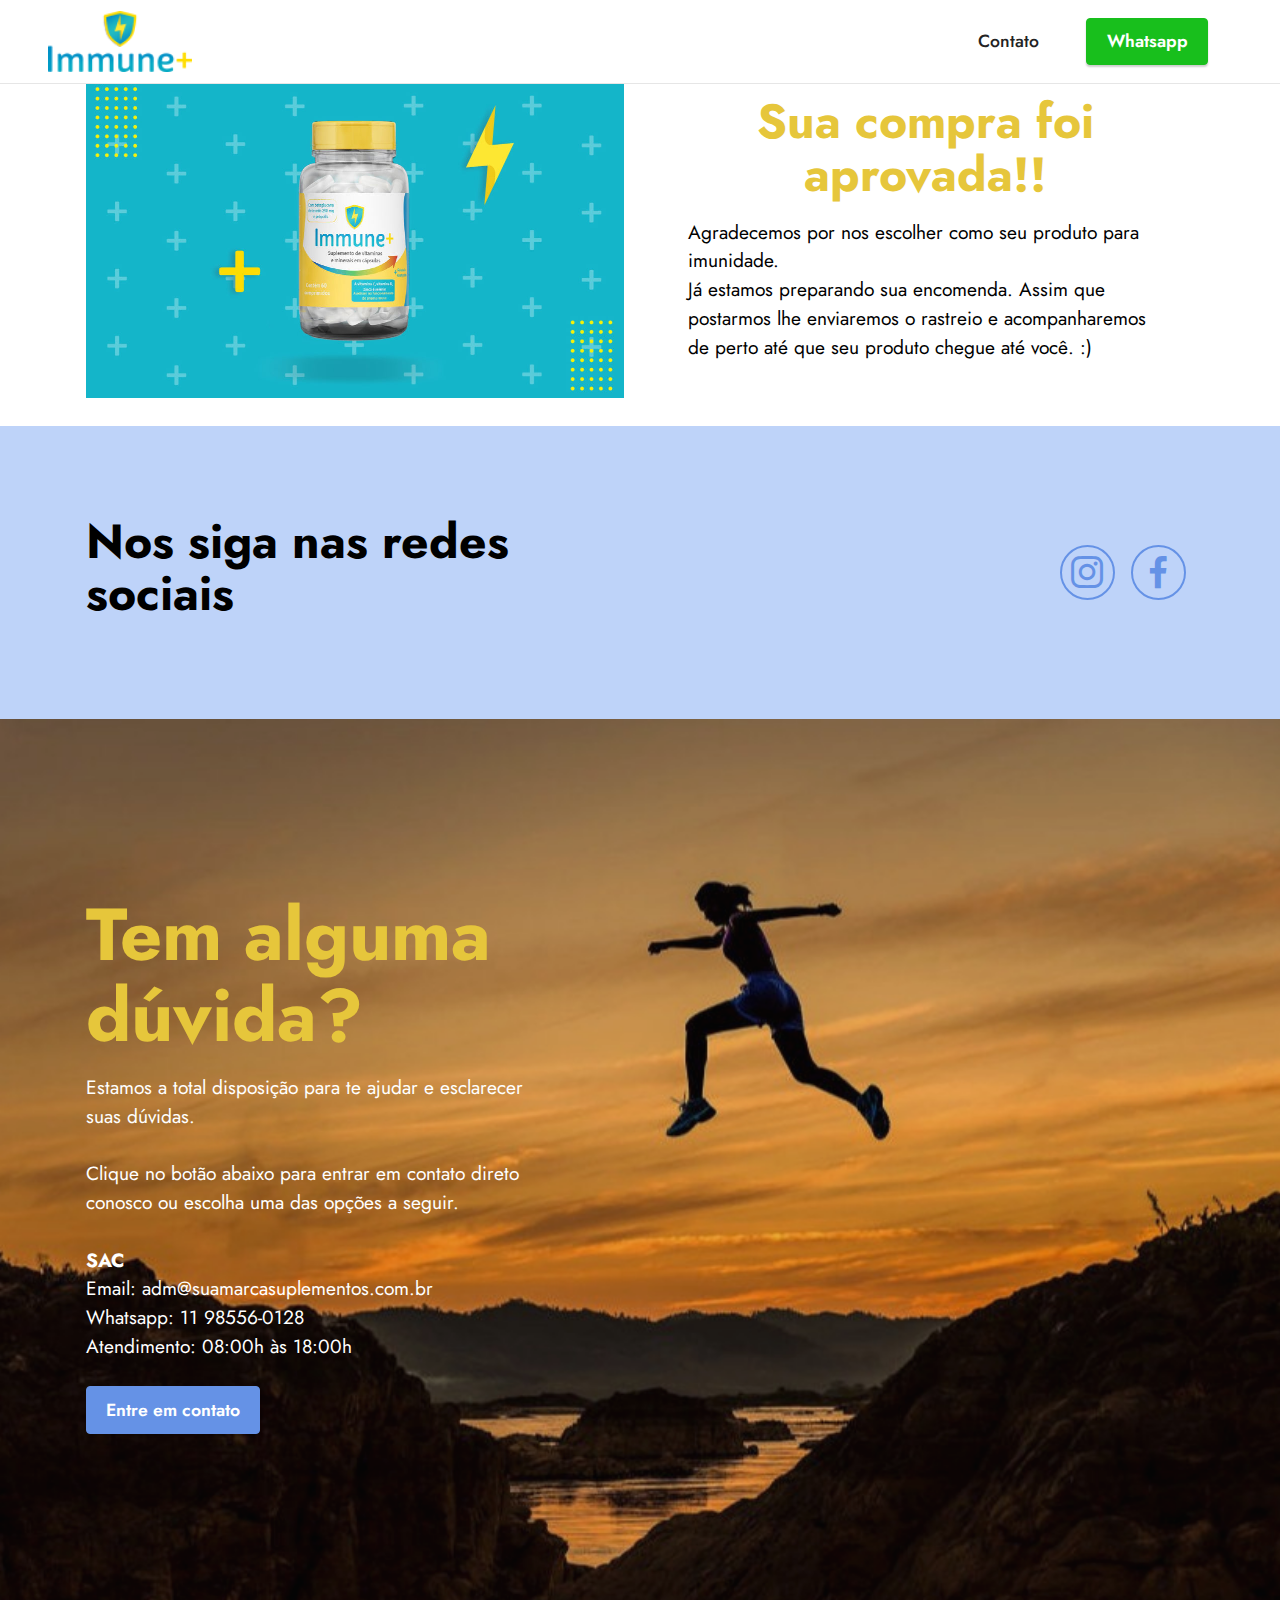
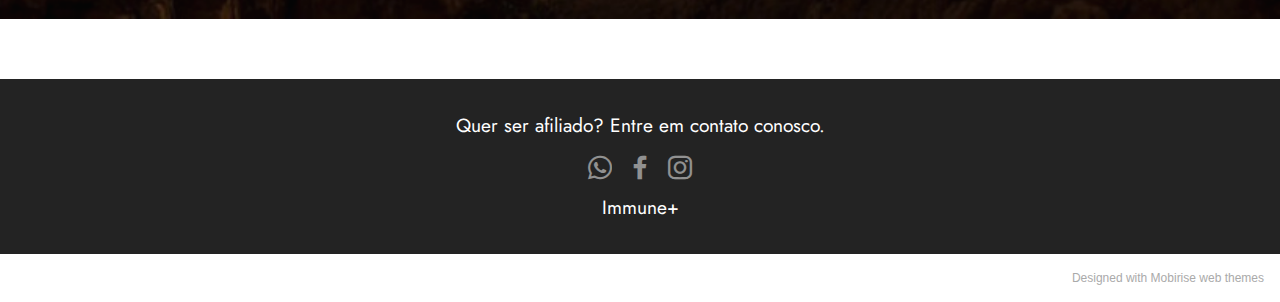
<file: Aprovada.html>
<!DOCTYPE html>
<html  >
<head>
  <!-- Site made with Mobirise Website Builder v5.3.10, https://mobirise.com -->
  <meta charset="UTF-8">
  <meta http-equiv="X-UA-Compatible" content="IE=edge">
  <meta name="generator" content="Mobirise v5.3.10, mobirise.com">
  <meta name="viewport" content="width=device-width, initial-scale=1, minimum-scale=1">
  <link rel="shortcut icon" href="assets/images/logo-121x51.png" type="image/x-icon">
  <meta name="description" content="">
  
  
  <title>Aprovada</title>
  <link rel="stylesheet" href="assets/tether/tether.min.css">
  <link rel="stylesheet" href="assets/bootstrap/css/bootstrap.min.css">
  <link rel="stylesheet" href="assets/bootstrap/css/bootstrap-grid.min.css">
  <link rel="stylesheet" href="assets/bootstrap/css/bootstrap-reboot.min.css">
  <link rel="stylesheet" href="assets/socicon/css/styles.css">
  <link rel="stylesheet" href="assets/dropdown/css/style.css">
  <link rel="stylesheet" href="assets/theme/css/style.css">
  <link rel="preload" href="https://fonts.googleapis.com/css?family=Jost:100,200,300,400,500,600,700,800,900,100i,200i,300i,400i,500i,600i,700i,800i,900i&display=swap" as="style" onload="this.onload=null;this.rel='stylesheet'">
  <noscript><link rel="stylesheet" href="https://fonts.googleapis.com/css?family=Jost:100,200,300,400,500,600,700,800,900,100i,200i,300i,400i,500i,600i,700i,800i,900i&display=swap"></noscript>
  <link rel="preload" as="style" href="assets/mobirise/css/mbr-additional.css"><link rel="stylesheet" href="assets/mobirise/css/mbr-additional.css" type="text/css">
  
  
  
  
</head>
<body>

<!-- Analytics -->
<!-- Global site tag (gtag.js) - Google Analytics -->
<script async src="https://www.googletagmanager.com/gtag/js?id=G-93NF9G86T4"></script>
<script>
  window.dataLayer = window.dataLayer || [];
  function gtag(){dataLayer.push(arguments);}
  gtag('js', new Date());

  gtag('config', 'G-93NF9G86T4');
</script>
<!-- /Analytics -->


  
  <section class="image1 cid-sDfFAgtSnd" id="image1-1r">
    

    

    <div class="container">
        <div class="row align-items-center">
            <div class="col-12 col-lg-6">
                <div class="image-wrapper">
                    <img src="assets/images/banner-immune-1076x643.jpg" alt="Mobirise">
                    
                </div>
            </div>
            <div class="col-12 col-lg">
                <div class="text-wrapper">
                    <h3 class="mbr-section-title mbr-fonts-style mb-3 display-2"><strong>Sua compra foi aprovada!!</strong></h3>
                    <p class="mbr-text mbr-fonts-style display-7">Agradecemos por nos escolher como seu produto para imunidade.<br>Já estamos preparando sua encomenda. Assim que postarmos lhe enviaremos o rastreio e acompanharemos de perto até que seu produto chegue até você. :)</p>
                </div>
            </div>
        </div>
    </div>
</section>

<section class="contacts4 cid-sDfFAqxFbO" id="contacts4-22">

    

    

    <div class="container">
        <div class="row align-items-center justify-content-center">
            <div class="text-content col-12 col-md-6">
                <h2 class="mbr-section-title mbr-fonts-style display-2">
                    <strong>Nos siga nas redes sociais</strong></h2>
                
            </div>
            <div class="icons d-flex align-items-center col-12 col-md-6 justify-content-end mt-md-0 mt-2 flex-wrap">
                <a href="https://www.instagram.com/immune_mais/" target="_blank">
                    <span class="mbr-iconfont mbr-iconfont-social socicon-instagram socicon"></span>
                </a>
                <a href="https://www.facebook.com/immunemaisaude" target="_blank">
                    <span class="mbr-iconfont mbr-iconfont-social socicon-facebook socicon"></span>
                </a>
                
                
                
                
                
                
                
                
            </div>
        </div>
    </div>
    
</section>

<section class="header1 cid-sDfFArlTE2 mbr-fullscreen" id="header1-23">

    

    <div class="mbr-overlay" style="opacity: 0.1; background-color: rgb(35, 35, 35);"></div>

    <div class="container">
        <div class="row">
            <div class="col-12 col-lg-5">
                <h1 class="mbr-section-title mbr-fonts-style mb-3 display-1"><strong>Tem alguma dúvida?</strong></h1>
                
                <p class="mbr-text mbr-fonts-style display-7">Estamos a total disposição para te ajudar e esclarecer suas dúvidas.
<br>
<br>Clique no botão abaixo para entrar em contato direto conosco ou escolha uma das opções a seguir.
<br>
<br><strong>SAC
</strong><br>Email: adm@suamarcasuplementos.com.br
<br>Whatsapp: 11 98556-0128
<br>Atendimento: 08:00h às 18:00h</p>
                <div class="mbr-section-btn mt-3"><a class="btn btn-primary display-4" href="https://linktr.ee/Immunemais" target="_blank">Entre em contato</a></div>
            </div>
        </div>
    </div>
</section>

<section class="menu cid-sDfFAs3XtH" once="menu" id="menu1-24">
    
    <nav class="navbar navbar-dropdown navbar-fixed-top navbar-expand-lg">
        <div class="container-fluid">
            <div class="navbar-brand">
                <span class="navbar-logo">
                    <a href="index.html">
                        <img src="assets/images/logo-121x51.png" alt="Immune+" style="height: 3.8rem;">
                    </a>
                </span>
                
            </div>
            <button class="navbar-toggler" type="button" data-toggle="collapse" data-target="#navbarSupportedContent" aria-controls="navbarNavAltMarkup" aria-expanded="false" aria-label="Toggle navigation">
                <div class="hamburger">
                    <span></span>
                    <span></span>
                    <span></span>
                    <span></span>
                </div>
            </button>
            <div class="collapse navbar-collapse" id="navbarSupportedContent">
                <ul class="navbar-nav nav-dropdown" data-app-modern-menu="true"><li class="nav-item"><a class="nav-link link text-black text-primary display-4" href="index.html#header1-1n">Contato</a></li></ul>
                
                <div class="navbar-buttons mbr-section-btn"><a class="btn btn-secondary display-4" href="https://wa.me/5511985560128" target="_blank">Whatsapp</a></div>
            </div>
        </div>
    </nav>

</section>

<section class="footer3 cid-sDfFAt3dcm" once="footers" id="footer3-25">

    

    

    <div class="container">
        <div class="media-container-row align-center mbr-white">
            <div class="row row-links">
                <ul class="foot-menu">
                    
                    
                    
                    
                    
                <li class="foot-menu-item mbr-fonts-style display-7">Quer ser afiliado? Entre em contato conosco.</li></ul>
            </div>
            <div class="row social-row">
                <div class="social-list align-right pb-2">
                    
                    
                    
                    
                    
                    
                <div class="soc-item">
                        <a href="https://wa.me/5511985560128" target="_blank">
                            <span class="mbr-iconfont mbr-iconfont-social socicon-whatsapp socicon"></span>
                        </a>
                    </div><div class="soc-item">
                        <a href="https://www.facebook.com/immunemaisaude" target="_blank">
                            <span class="mbr-iconfont mbr-iconfont-social socicon-facebook socicon"></span>
                        </a>
                    </div><div class="soc-item">
                        <a href="https://www.instagram.com/immune_mais/" target="_blank">
                            <span class="mbr-iconfont mbr-iconfont-social socicon-instagram socicon"></span>
                        </a>
                    </div></div>
            </div>
            <div class="row row-copirayt">
                <p class="mbr-text mb-0 mbr-fonts-style mbr-white align-center display-7">Immune+</p>
            </div>
        </div>
    </div>
</section><section style="background-color: #fff; font-family: -apple-system, BlinkMacSystemFont, 'Segoe UI', 'Roboto', 'Helvetica Neue', Arial, sans-serif; color:#aaa; font-size:12px; padding: 0; align-items: center; display: flex;"><a href="https://mobirise.site/h" style="flex: 1 1; height: 3rem; padding-left: 1rem;"></a><p style="flex: 0 0 auto; margin:0; padding-right:1rem;"><a href="https://mobirise.site/t" style="color:#aaa;">Designed</a> with Mobirise web themes</p></section><script src="assets/web/assets/jquery/jquery.min.js"></script>  <script src="assets/popper/popper.min.js"></script>  <script src="assets/tether/tether.min.js"></script>  <script src="assets/bootstrap/js/bootstrap.min.js"></script>  <script src="assets/smoothscroll/smooth-scroll.js"></script>  <script src="assets/sociallikes/social-likes.js"></script>  <script src="assets/dropdown/js/nav-dropdown.js"></script>  <script src="assets/dropdown/js/navbar-dropdown.js"></script>  <script src="assets/touchswipe/jquery.touch-swipe.min.js"></script>  <script src="assets/theme/js/script.js"></script>  
  
  
</body>
</html>
</file>
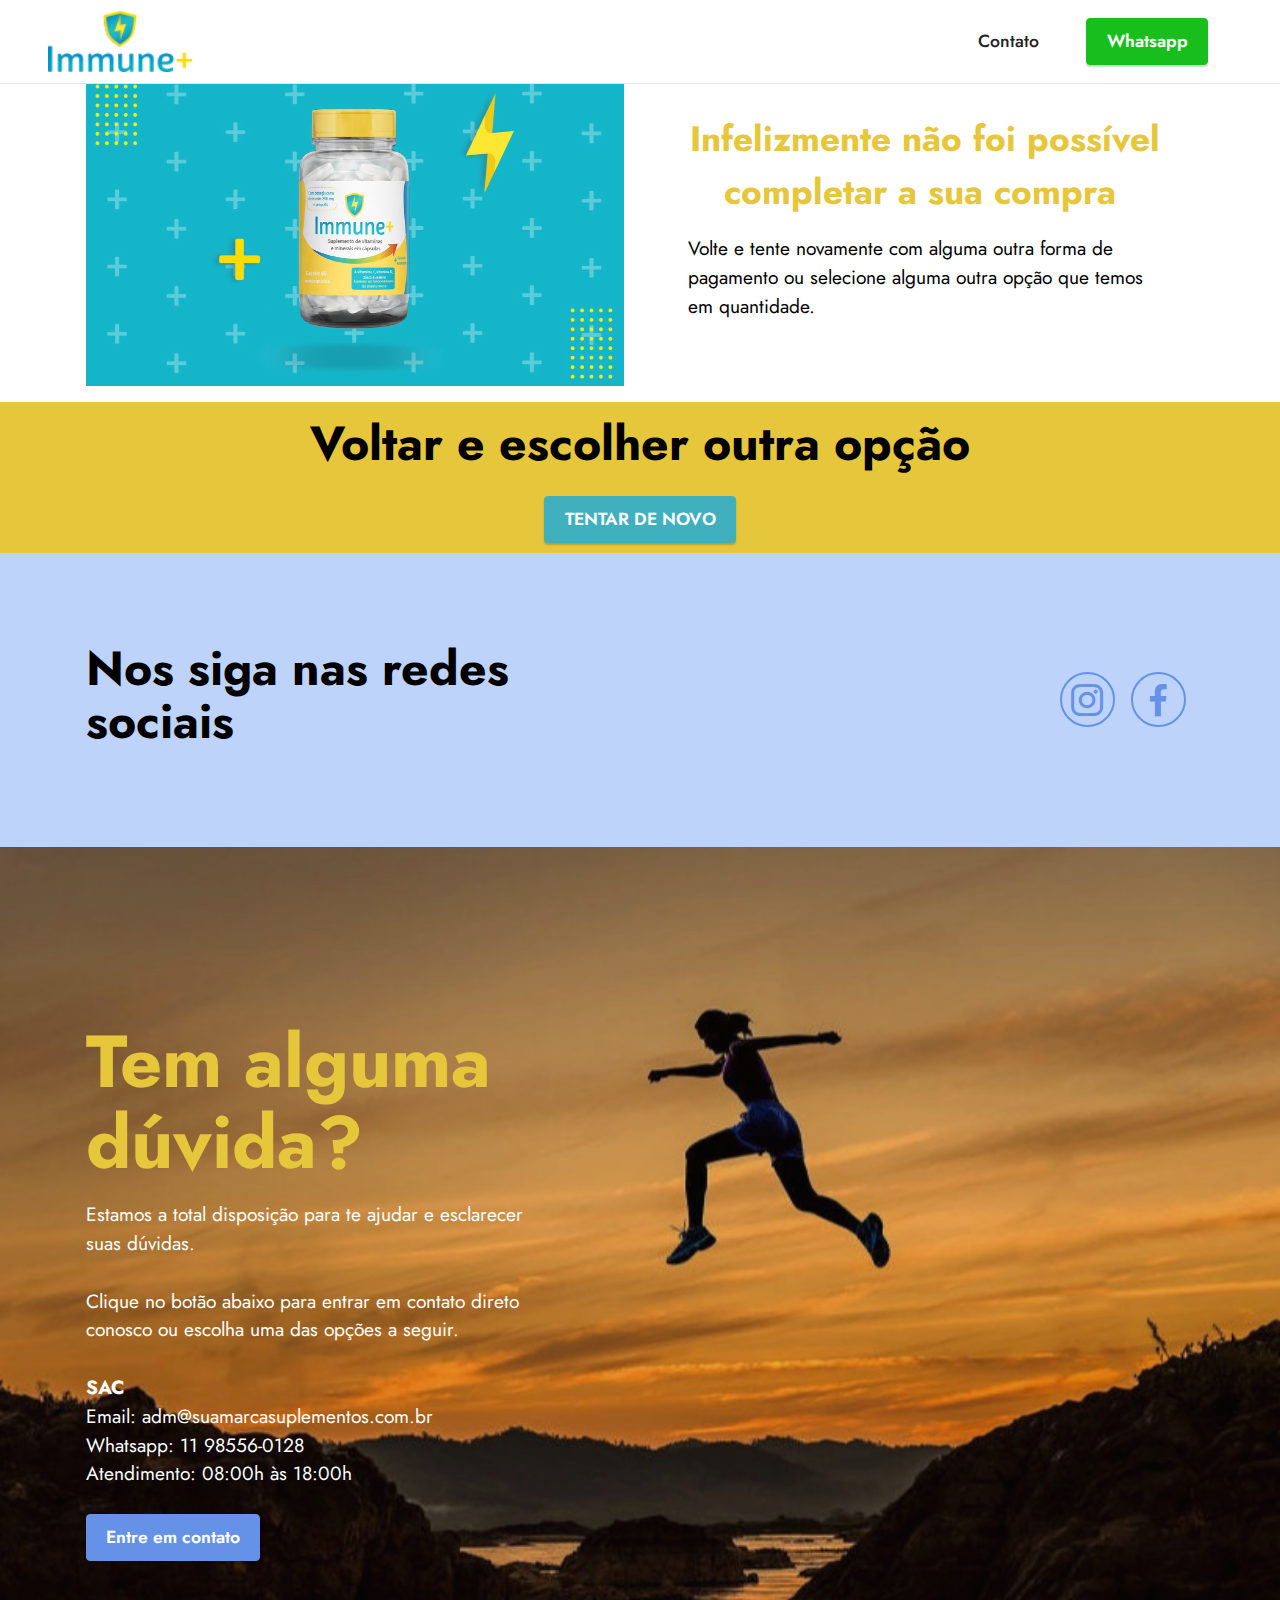
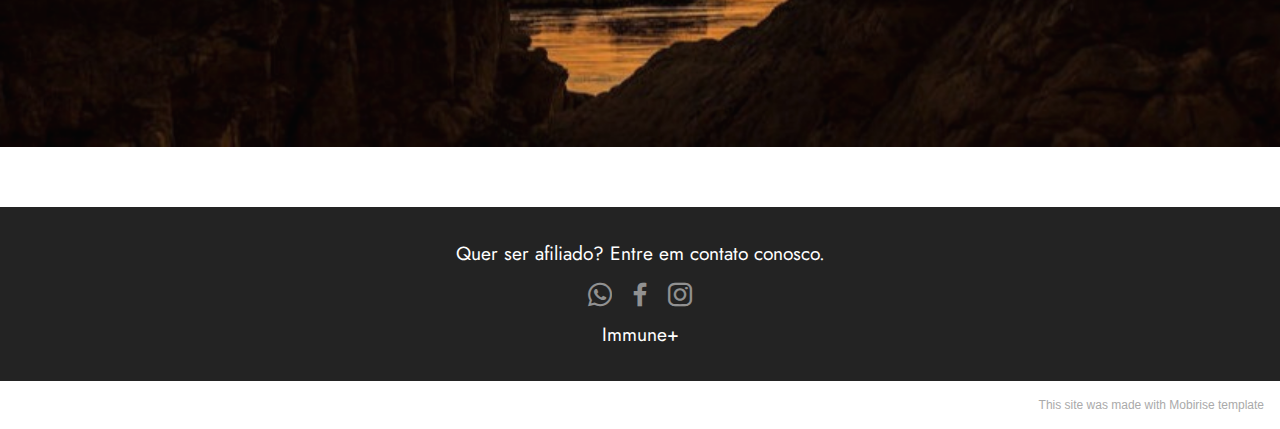
<file: Negada.html>
<!DOCTYPE html>
<html  >
<head>
  <!-- Site made with Mobirise Website Builder v5.3.10, https://mobirise.com -->
  <meta charset="UTF-8">
  <meta http-equiv="X-UA-Compatible" content="IE=edge">
  <meta name="generator" content="Mobirise v5.3.10, mobirise.com">
  <meta name="viewport" content="width=device-width, initial-scale=1, minimum-scale=1">
  <link rel="shortcut icon" href="assets/images/logo-121x51.png" type="image/x-icon">
  <meta name="description" content="">
  
  
  <title>Negada</title>
  <link rel="stylesheet" href="assets/tether/tether.min.css">
  <link rel="stylesheet" href="assets/bootstrap/css/bootstrap.min.css">
  <link rel="stylesheet" href="assets/bootstrap/css/bootstrap-grid.min.css">
  <link rel="stylesheet" href="assets/bootstrap/css/bootstrap-reboot.min.css">
  <link rel="stylesheet" href="assets/socicon/css/styles.css">
  <link rel="stylesheet" href="assets/dropdown/css/style.css">
  <link rel="stylesheet" href="assets/theme/css/style.css">
  <link rel="preload" href="https://fonts.googleapis.com/css?family=Jost:100,200,300,400,500,600,700,800,900,100i,200i,300i,400i,500i,600i,700i,800i,900i&display=swap" as="style" onload="this.onload=null;this.rel='stylesheet'">
  <noscript><link rel="stylesheet" href="https://fonts.googleapis.com/css?family=Jost:100,200,300,400,500,600,700,800,900,100i,200i,300i,400i,500i,600i,700i,800i,900i&display=swap"></noscript>
  <link rel="preload" as="style" href="assets/mobirise/css/mbr-additional.css"><link rel="stylesheet" href="assets/mobirise/css/mbr-additional.css" type="text/css">
  
  
  
  
</head>
<body>

<!-- Analytics -->
<!-- Global site tag (gtag.js) - Google Analytics -->
<script async src="https://www.googletagmanager.com/gtag/js?id=G-93NF9G86T4"></script>
<script>
  window.dataLayer = window.dataLayer || [];
  function gtag(){dataLayer.push(arguments);}
  gtag('js', new Date());

  gtag('config', 'G-93NF9G86T4');
</script>
<!-- /Analytics -->


  
  <section class="image1 cid-sDfIruBcFU" id="image1-26">
    

    

    <div class="container">
        <div class="row align-items-center">
            <div class="col-12 col-lg-6">
                <div class="image-wrapper">
                    <img src="assets/images/banner-immune-1076x643.jpg" alt="Mobirise">
                    
                </div>
            </div>
            <div class="col-12 col-lg">
                <div class="text-wrapper">
                    <h3 class="mbr-section-title mbr-fonts-style mb-3 display-5"><strong>Infelizmente não foi possível completar a sua compra&nbsp;</strong></h3>
                    <p class="mbr-text mbr-fonts-style display-7">Volte e tente novamente com alguma outra forma de pagamento ou selecione alguma outra opção que temos&nbsp; em quantidade.</p>
                </div>
            </div>
        </div>
    </div>
</section>

<section class="header6 cid-sDfK5sF4MR" id="header6-2d">

    

    

    <div class="align-center container">
        <div class="row justify-content-center">
            <div class="col-12 col-lg-12">
                <h1 class="mbr-section-title mbr-fonts-style mbr-white mb-3 display-2"><strong>Voltar e escolher outra opção</strong></h1>
                
                
                <div class="mbr-section-btn mt-3"><a class="btn btn-success display-4" href="index.html#features4-1k">TENTAR DE NOVO</a></div>
            </div>
        </div>
    </div>
</section>

<section class="contacts4 cid-sDfIrvAAFF" id="contacts4-27">

    

    

    <div class="container">
        <div class="row align-items-center justify-content-center">
            <div class="text-content col-12 col-md-6">
                <h2 class="mbr-section-title mbr-fonts-style display-2">
                    <strong>Nos siga nas redes sociais</strong></h2>
                
            </div>
            <div class="icons d-flex align-items-center col-12 col-md-6 justify-content-end mt-md-0 mt-2 flex-wrap">
                <a href="https://www.instagram.com/immune_mais/" target="_blank">
                    <span class="mbr-iconfont mbr-iconfont-social socicon-instagram socicon"></span>
                </a>
                <a href="https://www.facebook.com/immunemaisaude" target="_blank">
                    <span class="mbr-iconfont mbr-iconfont-social socicon-facebook socicon"></span>
                </a>
                
                
                
                
                
                
                
                
            </div>
        </div>
    </div>
    
</section>

<section class="header1 cid-sDfIrwQidx mbr-fullscreen" id="header1-28">

    

    <div class="mbr-overlay" style="opacity: 0.1; background-color: rgb(35, 35, 35);"></div>

    <div class="container">
        <div class="row">
            <div class="col-12 col-lg-5">
                <h1 class="mbr-section-title mbr-fonts-style mb-3 display-1"><strong>Tem alguma dúvida?</strong></h1>
                
                <p class="mbr-text mbr-fonts-style display-7">Estamos a total disposição para te ajudar e esclarecer suas dúvidas.
<br>
<br>Clique no botão abaixo para entrar em contato direto conosco ou escolha uma das opções a seguir.
<br>
<br><strong>SAC
</strong><br>Email: adm@suamarcasuplementos.com.br
<br>Whatsapp: 11 98556-0128
<br>Atendimento: 08:00h às 18:00h</p>
                <div class="mbr-section-btn mt-3"><a class="btn btn-primary display-4" href="https://linktr.ee/Immunemais" target="_blank">Entre em contato</a></div>
            </div>
        </div>
    </div>
</section>

<section class="menu cid-sDfIrxxlqJ" once="menu" id="menu1-29">
    
    <nav class="navbar navbar-dropdown navbar-fixed-top navbar-expand-lg">
        <div class="container-fluid">
            <div class="navbar-brand">
                <span class="navbar-logo">
                    <a href="index.html">
                        <img src="assets/images/logo-121x51.png" alt="Immune+" style="height: 3.8rem;">
                    </a>
                </span>
                
            </div>
            <button class="navbar-toggler" type="button" data-toggle="collapse" data-target="#navbarSupportedContent" aria-controls="navbarNavAltMarkup" aria-expanded="false" aria-label="Toggle navigation">
                <div class="hamburger">
                    <span></span>
                    <span></span>
                    <span></span>
                    <span></span>
                </div>
            </button>
            <div class="collapse navbar-collapse" id="navbarSupportedContent">
                <ul class="navbar-nav nav-dropdown" data-app-modern-menu="true"><li class="nav-item"><a class="nav-link link text-black text-primary display-4" href="index.html#header1-1n">Contato</a></li></ul>
                
                <div class="navbar-buttons mbr-section-btn"><a class="btn btn-secondary display-4" href="https://wa.me/5511985560128" target="_blank">Whatsapp</a></div>
            </div>
        </div>
    </nav>

</section>

<section class="footer3 cid-sDfIryulmQ" once="footers" id="footer3-2a">

    

    

    <div class="container">
        <div class="media-container-row align-center mbr-white">
            <div class="row row-links">
                <ul class="foot-menu">
                    
                    
                    
                    
                    
                <li class="foot-menu-item mbr-fonts-style display-7">Quer ser afiliado? Entre em contato conosco.</li></ul>
            </div>
            <div class="row social-row">
                <div class="social-list align-right pb-2">
                    
                    
                    
                    
                    
                    
                <div class="soc-item">
                        <a href="https://wa.me/5511985560128" target="_blank">
                            <span class="mbr-iconfont mbr-iconfont-social socicon-whatsapp socicon"></span>
                        </a>
                    </div><div class="soc-item">
                        <a href="https://www.facebook.com/immunemaisaude" target="_blank">
                            <span class="mbr-iconfont mbr-iconfont-social socicon-facebook socicon"></span>
                        </a>
                    </div><div class="soc-item">
                        <a href="https://www.instagram.com/immune_mais/" target="_blank">
                            <span class="mbr-iconfont mbr-iconfont-social socicon-instagram socicon"></span>
                        </a>
                    </div></div>
            </div>
            <div class="row row-copirayt">
                <p class="mbr-text mb-0 mbr-fonts-style mbr-white align-center display-7">Immune+</p>
            </div>
        </div>
    </div>
</section><section style="background-color: #fff; font-family: -apple-system, BlinkMacSystemFont, 'Segoe UI', 'Roboto', 'Helvetica Neue', Arial, sans-serif; color:#aaa; font-size:12px; padding: 0; align-items: center; display: flex;"><a href="https://mobirise.site/m" style="flex: 1 1; height: 3rem; padding-left: 1rem;"></a><p style="flex: 0 0 auto; margin:0; padding-right:1rem;"><a href="https://mobirise.site/q" style="color:#aaa;">This site</a> was made with Mobirise template</p></section><script src="assets/web/assets/jquery/jquery.min.js"></script>  <script src="assets/popper/popper.min.js"></script>  <script src="assets/tether/tether.min.js"></script>  <script src="assets/bootstrap/js/bootstrap.min.js"></script>  <script src="assets/smoothscroll/smooth-scroll.js"></script>  <script src="assets/sociallikes/social-likes.js"></script>  <script src="assets/dropdown/js/nav-dropdown.js"></script>  <script src="assets/dropdown/js/navbar-dropdown.js"></script>  <script src="assets/touchswipe/jquery.touch-swipe.min.js"></script>  <script src="assets/theme/js/script.js"></script>  
  
  
</body>
</html>
</file>
<file: assets/web/assets/mobirise-icons2/mobirise2.css>
@font-face {
  font-family: 'Moririse2';
  font-display: swap;
  src:  url('mobirise2.eot?f2bix4');
  src:  url('mobirise2.eot?f2bix4#iefix') format('embedded-opentype'),
    url('mobirise2.ttf?f2bix4') format('truetype'),
    url('mobirise2.woff?f2bix4') format('woff'),
    url('mobirise2.svg?f2bix4#mobirise2') format('svg');
  font-weight: normal;
  font-style: normal;
}

[class^="mobi-"], [class*=" mobi-"] {
  /* use !important to prevent issues with browser extensions that change fonts */
  font-family: 'Moririse2' !important;
  speak: none;
  font-style: normal;
  font-weight: normal;
  font-variant: normal;
  text-transform: none;
  line-height: 1;

  /* Better Font Rendering =========== */
  -webkit-font-smoothing: antialiased;
  -moz-osx-font-smoothing: grayscale;
}

.mobi-mbri-add-submenu:before {
  content: "\e900";
}
.mobi-mbri-alert:before {
  content: "\e901";
}
.mobi-mbri-align-center:before {
  content: "\e902";
}
.mobi-mbri-align-justify:before {
  content: "\e903";
}
.mobi-mbri-align-left:before {
  content: "\e904";
}
.mobi-mbri-align-right:before {
  content: "\e905";
}
.mobi-mbri-android:before {
  content: "\e906";
}
.mobi-mbri-apple:before {
  content: "\e907";
}
.mobi-mbri-arrow-down:before {
  content: "\e908";
}
.mobi-mbri-arrow-next:before {
  content: "\e909";
}
.mobi-mbri-arrow-prev:before {
  content: "\e90a";
}
.mobi-mbri-arrow-up:before {
  content: "\e90b";
}
.mobi-mbri-bold:before {
  content: "\e90c";
}
.mobi-mbri-bookmark:before {
  content: "\e90d";
}
.mobi-mbri-bootstrap:before {
  content: "\e90e";
}
.mobi-mbri-briefcase:before {
  content: "\e90f";
}
.mobi-mbri-browse:before {
  content: "\e910";
}
.mobi-mbri-bulleted-list:before {
  content: "\e911";
}
.mobi-mbri-calendar:before {
  content: "\e912";
}
.mobi-mbri-camera:before {
  content: "\e913";
}
.mobi-mbri-cart-add:before {
  content: "\e914";
}
.mobi-mbri-cart-full:before {
  content: "\e915";
}
.mobi-mbri-cash:before {
  content: "\e916";
}
.mobi-mbri-change-style:before {
  content: "\e917";
}
.mobi-mbri-chat:before {
  content: "\e918";
}
.mobi-mbri-clock:before {
  content: "\e919";
}
.mobi-mbri-close:before {
  content: "\e91a";
}
.mobi-mbri-cloud:before {
  content: "\e91b";
}
.mobi-mbri-code:before {
  content: "\e91c";
}
.mobi-mbri-contact-form:before {
  content: "\e91d";
}
.mobi-mbri-credit-card:before {
  content: "\e91e";
}
.mobi-mbri-cursor-click:before {
  content: "\e91f";
}
.mobi-mbri-cust-feedback:before {
  content: "\e920";
}
.mobi-mbri-database:before {
  content: "\e921";
}
.mobi-mbri-delivery:before {
  content: "\e922";
}
.mobi-mbri-desktop:before {
  content: "\e923";
}
.mobi-mbri-devices:before {
  content: "\e924";
}
.mobi-mbri-down:before {
  content: "\e925";
}
.mobi-mbri-download-2:before {
  content: "\e926";
}
.mobi-mbri-download:before {
  content: "\e927";
}
.mobi-mbri-drag-n-drop-2:before {
  content: "\e928";
}
.mobi-mbri-drag-n-drop:before {
  content: "\e929";
}
.mobi-mbri-edit-2:before {
  content: "\e92a";
}
.mobi-mbri-edit:before {
  content: "\e92b";
}
.mobi-mbri-error:before {
  content: "\e92c";
}
.mobi-mbri-extension:before {
  content: "\e92d";
}
.mobi-mbri-features:before {
  content: "\e92e";
}
.mobi-mbri-file:before {
  content: "\e92f";
}
.mobi-mbri-flag:before {
  content: "\e930";
}
.mobi-mbri-folder:before {
  content: "\e931";
}
.mobi-mbri-gift:before {
  content: "\e932";
}
.mobi-mbri-github:before {
  content: "\e933";
}
.mobi-mbri-globe-2:before {
  content: "\e934";
}
.mobi-mbri-globe:before {
  content: "\e935";
}
.mobi-mbri-growing-chart:before {
  content: "\e936";
}
.mobi-mbri-hearth:before {
  content: "\e937";
}
.mobi-mbri-help:before {
  content: "\e938";
}
.mobi-mbri-home:before {
  content: "\e939";
}
.mobi-mbri-hot-cup:before {
  content: "\e93a";
}
.mobi-mbri-idea:before {
  content: "\e93b";
}
.mobi-mbri-image-gallery:before {
  content: "\e93c";
}
.mobi-mbri-image-slider:before {
  content: "\e93d";
}
.mobi-mbri-info:before {
  content: "\e93e";
}
.mobi-mbri-italic:before {
  content: "\e93f";
}
.mobi-mbri-key:before {
  content: "\e940";
}
.mobi-mbri-laptop:before {
  content: "\e941";
}
.mobi-mbri-layers:before {
  content: "\e942";
}
.mobi-mbri-left-right:before {
  content: "\e943";
}
.mobi-mbri-left:before {
  content: "\e944";
}
.mobi-mbri-letter:before {
  content: "\e945";
}
.mobi-mbri-like:before {
  content: "\e946";
}
.mobi-mbri-link:before {
  content: "\e947";
}
.mobi-mbri-lock:before {
  content: "\e948";
}
.mobi-mbri-login:before {
  content: "\e949";
}
.mobi-mbri-logout:before {
  content: "\e94a";
}
.mobi-mbri-magic-stick:before {
  content: "\e94b";
}
.mobi-mbri-map-pin:before {
  content: "\e94c";
}
.mobi-mbri-menu:before {
  content: "\e94d";
}
.mobi-mbri-mobile-2:before {
  content: "\e94e";
}
.mobi-mbri-mobile-horizontal:before {
  content: "\e94f";
}
.mobi-mbri-mobile:before {
  content: "\e950";
}
.mobi-mbri-mobirise:before {
  content: "\e951";
}
.mobi-mbri-more-horizontal:before {
  content: "\e952";
}
.mobi-mbri-more-vertical:before {
  content: "\e953";
}
.mobi-mbri-music:before {
  content: "\e954";
}
.mobi-mbri-new-file:before {
  content: "\e955";
}
.mobi-mbri-numbered-list:before {
  content: "\e956";
}
.mobi-mbri-opened-folder:before {
  content: "\e957";
}
.mobi-mbri-pages:before {
  content: "\e958";
}
.mobi-mbri-paper-plane:before {
  content: "\e959";
}
.mobi-mbri-paperclip:before {
  content: "\e95a";
}
.mobi-mbri-phone:before {
  content: "\e95b";
}
.mobi-mbri-photo:before {
  content: "\e95c";
}
.mobi-mbri-photos:before {
  content: "\e95d";
}
.mobi-mbri-pin:before {
  content: "\e95e";
}
.mobi-mbri-play:before {
  content: "\e95f";
}
.mobi-mbri-plus:before {
  content: "\e960";
}
.mobi-mbri-preview:before {
  content: "\e961";
}
.mobi-mbri-print:before {
  content: "\e962";
}
.mobi-mbri-protect:before {
  content: "\e963";
}
.mobi-mbri-question:before {
  content: "\e964";
}
.mobi-mbri-quote-left:before {
  content: "\e965";
}
.mobi-mbri-quote-right:before {
  content: "\e966";
}
.mobi-mbri-redo:before {
  content: "\e967";
}
.mobi-mbri-refresh:before {
  content: "\e968";
}
.mobi-mbri-responsive-2:before {
  content: "\e969";
}
.mobi-mbri-responsive:before {
  content: "\e96a";
}
.mobi-mbri-right:before {
  content: "\e96b";
}
.mobi-mbri-rocket:before {
  content: "\e96c";
}
.mobi-mbri-sad-face:before {
  content: "\e96d";
}
.mobi-mbri-sale:before {
  content: "\e96e";
}
.mobi-mbri-save:before {
  content: "\e96f";
}
.mobi-mbri-search:before {
  content: "\e970";
}
.mobi-mbri-setting-2:before {
  content: "\e971";
}
.mobi-mbri-setting-3:before {
  content: "\e972";
}
.mobi-mbri-setting:before {
  content: "\e973";
}
.mobi-mbri-share:before {
  content: "\e974";
}
.mobi-mbri-shopping-bag:before {
  content: "\e975";
}
.mobi-mbri-shopping-basket:before {
  content: "\e976";
}
.mobi-mbri-shopping-cart:before {
  content: "\e977";
}
.mobi-mbri-sites:before {
  content: "\e978";
}
.mobi-mbri-smile-face:before {
  content: "\e979";
}
.mobi-mbri-speed:before {
  content: "\e97a";
}
.mobi-mbri-star:before {
  content: "\e97b";
}
.mobi-mbri-success:before {
  content: "\e97c";
}
.mobi-mbri-sun:before {
  content: "\e97d";
}
.mobi-mbri-sun2:before {
  content: "\e97e";
}
.mobi-mbri-tablet-vertical:before {
  content: "\e97f";
}
.mobi-mbri-tablet:before {
  content: "\e980";
}
.mobi-mbri-target:before {
  content: "\e981";
}
.mobi-mbri-timer:before {
  content: "\e982";
}
.mobi-mbri-to-ftp:before {
  content: "\e983";
}
.mobi-mbri-to-local-drive:before {
  content: "\e984";
}
.mobi-mbri-touch-swipe:before {
  content: "\e985";
}
.mobi-mbri-touch:before {
  content: "\e986";
}
.mobi-mbri-trash:before {
  content: "\e987";
}
.mobi-mbri-underline:before {
  content: "\e988";
}
.mobi-mbri-undo:before {
  content: "\e989";
}
.mobi-mbri-unlink:before {
  content: "\e98a";
}
.mobi-mbri-unlock:before {
  content: "\e98b";
}
.mobi-mbri-up-down:before {
  content: "\e98c";
}
.mobi-mbri-up:before {
  content: "\e98d";
}
.mobi-mbri-update:before {
  content: "\e98e";
}
.mobi-mbri-upload-2:before {
  content: "\e98f";
}
.mobi-mbri-upload:before {
  content: "\e990";
}
.mobi-mbri-user-2:before {
  content: "\e991";
}
.mobi-mbri-user:before {
  content: "\e992";
}
.mobi-mbri-users:before {
  content: "\e993";
}
.mobi-mbri-video-play:before {
  content: "\e994";
}
.mobi-mbri-video:before {
  content: "\e995";
}
.mobi-mbri-watch:before {
  content: "\e996";
}
.mobi-mbri-website-theme-2:before {
  content: "\e997";
}
.mobi-mbri-website-theme:before {
  content: "\e998";
}
.mobi-mbri-wifi:before {
  content: "\e999";
}
.mobi-mbri-windows:before {
  content: "\e99a";
}
.mobi-mbri-zoom-in:before {
  content: "\e99b";
}
.mobi-mbri-zoom-out:before {
  content: "\e99c";
}
</file>
<file: assets/web/assets/mobirise-icons-bold/mobirise-icons-bold.css>
@font-face {
  font-family: 'mobirise-icons-bold';
  font-display: swap;
  src:  url('mobirise-icons-bold.eot?m1l4yr');
  src:  url('mobirise-icons-bold.eot?m1l4yr#iefix') format('embedded-opentype'),
    url('mobirise-icons-bold.ttf?m1l4yr') format('truetype'),
    url('mobirise-icons-bold.woff?m1l4yr') format('woff'),
    url('mobirise-icons-bold.svg?m1l4yr#mobirise-icons-bold') format('svg');
  font-weight: normal;
  font-style: normal;
}

[class^="mbrib-"], [class*="mbrib-"] {
  /* use !important to prevent issues with browser extensions that change fonts */
  font-family: 'mobirise-icons-bold' !important;
  speak: none;
  font-style: normal;
  font-weight: normal;
  font-variant: normal;
  text-transform: none;
  line-height: 1;

  /* Better Font Rendering =========== */
  -webkit-font-smoothing: antialiased;
  -moz-osx-font-smoothing: grayscale;
}

.mbrib-add-submenu:before {
  content: "\e900";
}
.mbrib-alert:before {
  content: "\e901";
}
.mbrib-align-center:before {
  content: "\e902";
}
.mbrib-align-justify:before {
  content: "\e903";
}
.mbrib-align-left:before {
  content: "\e904";
}
.mbrib-align-right:before {
  content: "\e905";
}
.mbrib-android:before {
  content: "\e906";
}
.mbrib-apple:before {
  content: "\e907";
}
.mbrib-arrow-down:before {
  content: "\e908";
}
.mbrib-arrow-next:before {
  content: "\e909";
}
.mbrib-arrow-prev:before {
  content: "\e90a";
}
.mbrib-arrow-up:before {
  content: "\e90b";
}
.mbrib-bold:before {
  content: "\e90c";
}
.mbrib-bookmark:before {
  content: "\e90d";
}
.mbrib-bootstrap:before {
  content: "\e90e";
}
.mbrib-briefcase:before {
  content: "\e90f";
}
.mbrib-browse:before {
  content: "\e910";
}
.mbrib-bulleted-list:before {
  content: "\e911";
}
.mbrib-calendar:before {
  content: "\e912";
}
.mbrib-camera:before {
  content: "\e913";
}
.mbrib-cart-add:before {
  content: "\e914";
}
.mbrib-cart-full:before {
  content: "\e915";
}
.mbrib-cash:before {
  content: "\e916";
}
.mbrib-change-style:before {
  content: "\e917";
}
.mbrib-chat:before {
  content: "\e918";
}
.mbrib-clock:before {
  content: "\e919";
}
.mbrib-close:before {
  content: "\e91a";
}
.mbrib-cloud:before {
  content: "\e91b";
}
.mbrib-code:before {
  content: "\e91c";
}
.mbrib-contact-form:before {
  content: "\e91d";
}
.mbrib-credit-card:before {
  content: "\e91e";
}
.mbrib-cursor-click:before {
  content: "\e91f";
}
.mbrib-cust-feedback:before {
  content: "\e920";
}
.mbrib-database:before {
  content: "\e921";
}
.mbrib-delivery:before {
  content: "\e922";
}
.mbrib-desktop:before {
  content: "\e923";
}
.mbrib-devices:before {
  content: "\e924";
}
.mbrib-down:before {
  content: "\e925";
}
.mbrib-download:before {
  content: "\e926";
}
.mbrib-drag-n-drop:before {
  content: "\e927";
}
.mbrib-drag-n-drop2:before {
  content: "\e928";
}
.mbrib-edit:before {
  content: "\e929";
}
.mbrib-edit2:before {
  content: "\e92a";
}
.mbrib-error:before {
  content: "\e92b";
}
.mbrib-extension:before {
  content: "\e92c";
}
.mbrib-features:before {
  content: "\e92d";
}
.mbrib-file:before {
  content: "\e92e";
}
.mbrib-flag:before {
  content: "\e92f";
}
.mbrib-folder:before {
  content: "\e930";
}
.mbrib-gift:before {
  content: "\e931";
}
.mbrib-github:before {
  content: "\e932";
}
.mbrib-globe-2:before {
  content: "\e933";
}
.mbrib-globe:before {
  content: "\e934";
}
.mbrib-growing-chart:before {
  content: "\e935";
}
.mbrib-hearth:before {
  content: "\e936";
}
.mbrib-help:before {
  content: "\e937";
}
.mbrib-home:before {
  content: "\e938";
}
.mbrib-hot-cup:before {
  content: "\e939";
}
.mbrib-idea:before {
  content: "\e93a";
}
.mbrib-image-gallery:before {
  content: "\e93b";
}
.mbrib-image-slider:before {
  content: "\e93c";
}
.mbrib-info:before {
  content: "\e93d";
}
.mbrib-italic:before {
  content: "\e93e";
}
.mbrib-key:before {
  content: "\e93f";
}
.mbrib-laptop:before {
  content: "\e940";
}
.mbrib-layers:before {
  content: "\e941";
}
.mbrib-left-right:before {
  content: "\e942";
}
.mbrib-left:before {
  content: "\e943";
}
.mbrib-letter:before {
  content: "\e944";
}
.mbrib-like:before {
  content: "\e945";
}
.mbrib-link:before {
  content: "\e946";
}
.mbrib-lock:before {
  content: "\e947";
}
.mbrib-login:before {
  content: "\e948";
}
.mbrib-logout:before {
  content: "\e949";
}
.mbrib-magic-stick:before {
  content: "\e94a";
}
.mbrib-map-pin:before {
  content: "\e94b";
}
.mbrib-menu:before {
  content: "\e94c";
}
.mbrib-mobile:before {
  content: "\e94d";
}
.mbrib-mobile2:before {
  content: "\e94e";
}
.mbrib-mobirise:before {
  content: "\e94f";
}
.mbrib-more-horizontal:before {
  content: "\e950";
}
.mbrib-more-vertical:before {
  content: "\e951";
}
.mbrib-music:before {
  content: "\e952";
}
.mbrib-new-file:before {
  content: "\e953";
}
.mbrib-numbered-list:before {
  content: "\e954";
}
.mbrib-opened-folder:before {
  content: "\e955";
}
.mbrib-pages:before {
  content: "\e956";
}
.mbrib-paper-plane:before {
  content: "\e957";
}
.mbrib-paperclip:before {
  content: "\e958";
}
.mbrib-photo:before {
  content: "\e959";
}
.mbrib-photos:before {
  content: "\e95a";
}
.mbrib-pin:before {
  content: "\e95b";
}
.mbrib-play:before {
  content: "\e95c";
}
.mbrib-plus:before {
  content: "\e95d";
}
.mbrib-preview:before {
  content: "\e95e";
}
.mbrib-print:before {
  content: "\e95f";
}
.mbrib-protect:before {
  content: "\e960";
}
.mbrib-question:before {
  content: "\e961";
}
.mbrib-quote-left:before {
  content: "\e962";
}
.mbrib-quote-right:before {
  content: "\e963";
}
.mbrib-redo:before {
  content: "\e964";
}
.mbrib-refresh:before {
  content: "\e965";
}
.mbrib-responsive:before {
  content: "\e966";
}
.mbrib-right:before {
  content: "\e967";
}
.mbrib-rocket:before {
  content: "\e968";
}
.mbrib-sad-face:before {
  content: "\e969";
}
.mbrib-sale:before {
  content: "\e96a";
}
.mbrib-save:before {
  content: "\e96b";
}
.mbrib-search:before {
  content: "\e96c";
}
.mbrib-setting:before {
  content: "\e96d";
}
.mbrib-setting2:before {
  content: "\e96e";
}
.mbrib-setting3:before {
  content: "\e96f";
}
.mbrib-share:before {
  content: "\e970";
}
.mbrib-shopping-bag:before {
  content: "\e971";
}
.mbrib-shopping-basket:before {
  content: "\e972";
}
.mbrib-shopping-cart:before {
  content: "\e973";
}
.mbrib-sites:before {
  content: "\e974";
}
.mbrib-smile-face:before {
  content: "\e975";
}
.mbrib-speed:before {
  content: "\e976";
}
.mbrib-star:before {
  content: "\e977";
}
.mbrib-success:before {
  content: "\e978";
}
.mbrib-sun:before {
  content: "\e979";
}
.mbrib-sun2:before {
  content: "\e97a";
}
.mbrib-tablet-vertical:before {
  content: "\e97b";
}
.mbrib-tablet:before {
  content: "\e97c";
}
.mbrib-target:before {
  content: "\e97d";
}
.mbrib-timer:before {
  content: "\e97e";
}
.mbrib-to-ftp:before {
  content: "\e97f";
}
.mbrib-to-local-drive:before {
  content: "\e980";
}
.mbrib-touch-swipe:before {
  content: "\e981";
}
.mbrib-touch:before {
  content: "\e982";
}
.mbrib-trash:before {
  content: "\e983";
}
.mbrib-underline:before {
  content: "\e984";
}
.mbrib-undo:before {
  content: "\e985";
}
.mbrib-unlink:before {
  content: "\e986";
}
.mbrib-unlock:before {
  content: "\e987";
}
.mbrib-up-down:before {
  content: "\e988";
}
.mbrib-up:before {
  content: "\e989";
}
.mbrib-update:before {
  content: "\e98a";
}
.mbrib-upload:before {
  content: "\e98b";
}
.mbrib-user:before {
  content: "\e98c";
}
.mbrib-user2:before {
  content: "\e98d";
}
.mbrib-users:before {
  content: "\e98e";
}
.mbrib-video-play:before {
  content: "\e98f";
}
.mbrib-video:before {
  content: "\e990";
}
.mbrib-watch:before {
  content: "\e991";
}
.mbrib-website-theme:before {
  content: "\e992";
}
.mbrib-wifi:before {
  content: "\e993";
}
.mbrib-windows:before {
  content: "\e994";
}
.mbrib-zoom-out:before {
  content: "\e995";
}
</file>
<file: assets/web/assets/mobirise-icons/mobirise-icons.css>
@font-face {
  font-family: 'MobiriseIcons';
  src:  url('mobirise-icons.eot?spat4u');
  src:  url('mobirise-icons.eot?spat4u#iefix') format('embedded-opentype'),
    url('mobirise-icons.ttf?spat4u') format('truetype'),
    url('mobirise-icons.woff?spat4u') format('woff'),
    url('mobirise-icons.svg?spat4u#MobiriseIcons') format('svg');
  font-weight: normal;
  font-style: normal;
  font-display: swap;
}

[class^="mbri-"], [class*=" mbri-"] {
  /* use !important to prevent issues with browser extensions that change fonts */
  font-family: MobiriseIcons !important;
  speak: none;
  font-style: normal;
  font-weight: normal;
  font-variant: normal;
  text-transform: none;
  line-height: 1;

  /* Better Font Rendering =========== */
  -webkit-font-smoothing: antialiased;
  -moz-osx-font-smoothing: grayscale;
}

.mbri-add-submenu:before {
  content: "\e900";
}
.mbri-alert:before {
  content: "\e901";
}
.mbri-align-center:before {
  content: "\e902";
}
.mbri-align-justify:before {
  content: "\e903";
}
.mbri-align-left:before {
  content: "\e904";
}
.mbri-align-right:before {
  content: "\e905";
}
.mbri-android:before {
  content: "\e906";
}
.mbri-apple:before {
  content: "\e907";
}
.mbri-arrow-down:before {
  content: "\e908";
}
.mbri-arrow-next:before {
  content: "\e909";
}
.mbri-arrow-prev:before {
  content: "\e90a";
}
.mbri-arrow-up:before {
  content: "\e90b";
}
.mbri-bold:before {
  content: "\e90c";
}
.mbri-bookmark:before {
  content: "\e90d";
}
.mbri-bootstrap:before {
  content: "\e90e";
}
.mbri-briefcase:before {
  content: "\e90f";
}
.mbri-browse:before {
  content: "\e910";
}
.mbri-bulleted-list:before {
  content: "\e911";
}
.mbri-calendar:before {
  content: "\e912";
}
.mbri-camera:before {
  content: "\e913";
}
.mbri-cart-add:before {
  content: "\e914";
}
.mbri-cart-full:before {
  content: "\e915";
}
.mbri-cash:before {
  content: "\e916";
}
.mbri-change-style:before {
  content: "\e917";
}
.mbri-chat:before {
  content: "\e918";
}
.mbri-clock:before {
  content: "\e919";
}
.mbri-close:before {
  content: "\e91a";
}
.mbri-cloud:before {
  content: "\e91b";
}
.mbri-code:before {
  content: "\e91c";
}
.mbri-contact-form:before {
  content: "\e91d";
}
.mbri-credit-card:before {
  content: "\e91e";
}
.mbri-cursor-click:before {
  content: "\e91f";
}
.mbri-cust-feedback:before {
  content: "\e920";
}
.mbri-database:before {
  content: "\e921";
}
.mbri-delivery:before {
  content: "\e922";
}
.mbri-desktop:before {
  content: "\e923";
}
.mbri-devices:before {
  content: "\e924";
}
.mbri-down:before {
  content: "\e925";
}
.mbri-download:before {
  content: "\e989";
}
.mbri-drag-n-drop:before {
  content: "\e927";
}
.mbri-drag-n-drop2:before {
  content: "\e928";
}
.mbri-edit:before {
  content: "\e929";
}
.mbri-edit2:before {
  content: "\e92a";
}
.mbri-error:before {
  content: "\e92b";
}
.mbri-extension:before {
  content: "\e92c";
}
.mbri-features:before {
  content: "\e92d";
}
.mbri-file:before {
  content: "\e92e";
}
.mbri-flag:before {
  content: "\e92f";
}
.mbri-folder:before {
  content: "\e930";
}
.mbri-gift:before {
  content: "\e931";
}
.mbri-github:before {
  content: "\e932";
}
.mbri-globe:before {
  content: "\e933";
}
.mbri-globe-2:before {
  content: "\e934";
}
.mbri-growing-chart:before {
  content: "\e935";
}
.mbri-hearth:before {
  content: "\e936";
}
.mbri-help:before {
  content: "\e937";
}
.mbri-home:before {
  content: "\e938";
}
.mbri-hot-cup:before {
  content: "\e939";
}
.mbri-idea:before {
  content: "\e93a";
}
.mbri-image-gallery:before {
  content: "\e93b";
}
.mbri-image-slider:before {
  content: "\e93c";
}
.mbri-info:before {
  content: "\e93d";
}
.mbri-italic:before {
  content: "\e93e";
}
.mbri-key:before {
  content: "\e93f";
}
.mbri-laptop:before {
  content: "\e940";
}
.mbri-layers:before {
  content: "\e941";
}
.mbri-left-right:before {
  content: "\e942";
}
.mbri-left:before {
  content: "\e943";
}
.mbri-letter:before {
  content: "\e944";
}
.mbri-like:before {
  content: "\e945";
}
.mbri-link:before {
  content: "\e946";
}
.mbri-lock:before {
  content: "\e947";
}
.mbri-login:before {
  content: "\e948";
}
.mbri-logout:before {
  content: "\e949";
}
.mbri-magic-stick:before {
  content: "\e94a";
}
.mbri-map-pin:before {
  content: "\e94b";
}
.mbri-menu:before {
  content: "\e94c";
}
.mbri-mobile:before {
  content: "\e94d";
}
.mbri-mobile2:before {
  content: "\e94e";
}
.mbri-mobirise:before {
  content: "\e94f";
}
.mbri-more-horizontal:before {
  content: "\e950";
}
.mbri-more-vertical:before {
  content: "\e951";
}
.mbri-music:before {
  content: "\e952";
}
.mbri-new-file:before {
  content: "\e953";
}
.mbri-numbered-list:before {
  content: "\e954";
}
.mbri-opened-folder:before {
  content: "\e955";
}
.mbri-pages:before {
  content: "\e956";
}
.mbri-paper-plane:before {
  content: "\e957";
}
.mbri-paperclip:before {
  content: "\e958";
}
.mbri-photo:before {
  content: "\e959";
}
.mbri-photos:before {
  content: "\e95a";
}
.mbri-pin:before {
  content: "\e95b";
}
.mbri-play:before {
  content: "\e95c";
}
.mbri-plus:before {
  content: "\e95d";
}
.mbri-preview:before {
  content: "\e95e";
}
.mbri-print:before {
  content: "\e95f";
}
.mbri-protect:before {
  content: "\e960";
}
.mbri-question:before {
  content: "\e961";
}
.mbri-quote-left:before {
  content: "\e962";
}
.mbri-quote-right:before {
  content: "\e963";
}
.mbri-refresh:before {
  content: "\e964";
}
.mbri-responsive:before {
  content: "\e965";
}
.mbri-right:before {
  content: "\e966";
}
.mbri-rocket:before {
  content: "\e967";
}
.mbri-sad-face:before {
  content: "\e968";
}
.mbri-sale:before {
  content: "\e969";
}
.mbri-save:before {
  content: "\e96a";
}
.mbri-search:before {
  content: "\e96b";
}
.mbri-setting:before {
  content: "\e96c";
}
.mbri-setting2:before {
  content: "\e96d";
}
.mbri-setting3:before {
  content: "\e96e";
}
.mbri-share:before {
  content: "\e96f";
}
.mbri-shopping-bag:before {
  content: "\e970";
}
.mbri-shopping-basket:before {
  content: "\e971";
}
.mbri-shopping-cart:before {
  content: "\e972";
}
.mbri-sites:before {
  content: "\e973";
}
.mbri-smile-face:before {
  content: "\e974";
}
.mbri-speed:before {
  content: "\e975";
}
.mbri-star:before {
  content: "\e976";
}
.mbri-success:before {
  content: "\e977";
}
.mbri-sun:before {
  content: "\e978";
}
.mbri-sun2:before {
  content: "\e979";
}
.mbri-tablet:before {
  content: "\e97a";
}
.mbri-tablet-vertical:before {
  content: "\e97b";
}
.mbri-target:before {
  content: "\e97c";
}
.mbri-timer:before {
  content: "\e97d";
}
.mbri-to-ftp:before {
  content: "\e97e";
}
.mbri-to-local-drive:before {
  content: "\e97f";
}
.mbri-touch-swipe:before {
  content: "\e980";
}
.mbri-touch:before {
  content: "\e981";
}
.mbri-trash:before {
  content: "\e982";
}
.mbri-underline:before {
  content: "\e983";
}
.mbri-unlink:before {
  content: "\e984";
}
.mbri-unlock:before {
  content: "\e985";
}
.mbri-up-down:before {
  content: "\e986";
}
.mbri-up:before {
  content: "\e987";
}
.mbri-update:before {
  content: "\e988";
}
.mbri-upload:before {
 content: "\e926"; 
}
.mbri-user:before {
  content: "\e98a";
}
.mbri-user2:before {
  content: "\e98b";
}
.mbri-users:before {
  content: "\e98c";
}
.mbri-video:before {
  content: "\e98d";
}
.mbri-video-play:before {
  content: "\e98e";
}
.mbri-watch:before {
  content: "\e98f";
}
.mbri-website-theme:before {
  content: "\e990";
}
.mbri-wifi:before {
  content: "\e991";
}
.mbri-windows:before {
  content: "\e992";
}
.mbri-zoom-out:before {
  content: "\e993";
}
.mbri-redo:before {
  content: "\e994";
}
.mbri-undo:before {
  content: "\e995";
}
</file>
<file: assets/socicon/css/styles.css>
@charset "UTF-8";

@font-face {
  font-family: 'Socicon';
  src:  url('../fonts/socicon.eot');
  src:  url('../fonts/socicon.eot?#iefix') format('embedded-opentype'),
    url('../fonts/socicon.woff2') format('woff2'),
    url('../fonts/socicon.ttf') format('truetype'),
    url('../fonts/socicon.woff') format('woff'),
    url('../fonts/socicon.svg#socicon') format('svg');
  font-weight: normal;
  font-style: normal;
  font-display: swap;
}

[data-icon]:before {
  font-family: "socicon" !important;
  content: attr(data-icon);
  font-style: normal !important;
  font-weight: normal !important;
  font-variant: normal !important;
  text-transform: none !important;
  speak: none;
  line-height: 1;
  -webkit-font-smoothing: antialiased;
  -moz-osx-font-smoothing: grayscale;
}

[class^="socicon-"], [class*=" socicon-"] {
  /* use !important to prevent issues with browser extensions that change fonts */
  font-family: 'Socicon' !important;
  speak: none;
  font-style: normal;
  font-weight: normal;
  font-variant: normal;
  text-transform: none;
  line-height: 1;

  /* Better Font Rendering =========== */
  -webkit-font-smoothing: antialiased;
  -moz-osx-font-smoothing: grayscale;
}

.socicon-eitaa:before {
  content: "\e97c";
}
.socicon-soroush:before {
  content: "\e97d";
}
.socicon-bale:before {
  content: "\e97e";
}
.socicon-zazzle:before {
  content: "\e97b";
}
.socicon-society6:before {
  content: "\e97a";
}
.socicon-redbubble:before {
  content: "\e979";
}
.socicon-avvo:before {
  content: "\e978";
}
.socicon-stitcher:before {
  content: "\e977";
}
.socicon-googlehangouts:before {
  content: "\e974";
}
.socicon-dlive:before {
  content: "\e975";
}
.socicon-vsco:before {
  content: "\e976";
}
.socicon-flipboard:before {
  content: "\e973";
}
.socicon-ubuntu:before {
  content: "\e958";
}
.socicon-artstation:before {
  content: "\e959";
}
.socicon-invision:before {
  content: "\e95a";
}
.socicon-torial:before {
  content: "\e95b";
}
.socicon-collectorz:before {
  content: "\e95c";
}
.socicon-seenthis:before {
  content: "\e95d";
}
.socicon-googleplaymusic:before {
  content: "\e95e";
}
.socicon-debian:before {
  content: "\e95f";
}
.socicon-filmfreeway:before {
  content: "\e960";
}
.socicon-gnome:before {
  content: "\e961";
}
.socicon-itchio:before {
  content: "\e962";
}
.socicon-jamendo:before {
  content: "\e963";
}
.socicon-mix:before {
  content: "\e964";
}
.socicon-sharepoint:before {
  content: "\e965";
}
.socicon-tinder:before {
  content: "\e966";
}
.socicon-windguru:before {
  content: "\e967";
}
.socicon-cdbaby:before {
  content: "\e968";
}
.socicon-elementaryos:before {
  content: "\e969";
}
.socicon-stage32:before {
  content: "\e96a";
}
.socicon-tiktok:before {
  content: "\e96b";
}
.socicon-gitter:before {
  content: "\e96c";
}
.socicon-letterboxd:before {
  content: "\e96d";
}
.socicon-threema:before {
  content: "\e96e";
}
.socicon-splice:before {
  content: "\e96f";
}
.socicon-metapop:before {
  content: "\e970";
}
.socicon-naver:before {
  content: "\e971";
}
.socicon-remote:before {
  content: "\e972";
}
.socicon-internet:before {
  content: "\e957";
}
.socicon-moddb:before {
  content: "\e94b";
}
.socicon-indiedb:before {
  content: "\e94c";
}
.socicon-traxsource:before {
  content: "\e94d";
}
.socicon-gamefor:before {
  content: "\e94e";
}
.socicon-pixiv:before {
  content: "\e94f";
}
.socicon-myanimelist:before {
  content: "\e950";
}
.socicon-blackberry:before {
  content: "\e951";
}
.socicon-wickr:before {
  content: "\e952";
}
.socicon-spip:before {
  content: "\e953";
}
.socicon-napster:before {
  content: "\e954";
}
.socicon-beatport:before {
  content: "\e955";
}
.socicon-hackerone:before {
  content: "\e956";
}
.socicon-hackernews:before {
  content: "\e946";
}
.socicon-smashwords:before {
  content: "\e947";
}
.socicon-kobo:before {
  content: "\e948";
}
.socicon-bookbub:before {
  content: "\e949";
}
.socicon-mailru:before {
  content: "\e94a";
}
.socicon-gitlab:before {
  content: "\e945";
}
.socicon-instructables:before {
  content: "\e944";
}
.socicon-portfolio:before {
  content: "\e943";
}
.socicon-codered:before {
  content: "\e940";
}
.socicon-origin:before {
  content: "\e941";
}
.socicon-nextdoor:before {
  content: "\e942";
}
.socicon-udemy:before {
  content: "\e93f";
}
.socicon-livemaster:before {
  content: "\e93e";
}
.socicon-crunchbase:before {
  content: "\e93b";
}
.socicon-homefy:before {
  content: "\e93c";
}
.socicon-calendly:before {
  content: "\e93d";
}
.socicon-realtor:before {
  content: "\e90f";
}
.socicon-tidal:before {
  content: "\e910";
}
.socicon-qobuz:before {
  content: "\e911";
}
.socicon-natgeo:before {
  content: "\e912";
}
.socicon-mastodon:before {
  content: "\e913";
}
.socicon-unsplash:before {
  content: "\e914";
}
.socicon-homeadvisor:before {
  content: "\e915";
}
.socicon-angieslist:before {
  content: "\e916";
}
.socicon-codepen:before {
  content: "\e917";
}
.socicon-slack:before {
  content: "\e918";
}
.socicon-openaigym:before {
  content: "\e919";
}
.socicon-logmein:before {
  content: "\e91a";
}
.socicon-fiverr:before {
  content: "\e91b";
}
.socicon-gotomeeting:before {
  content: "\e91c";
}
.socicon-aliexpress:before {
  content: "\e91d";
}
.socicon-guru:before {
  content: "\e91e";
}
.socicon-appstore:before {
  content: "\e91f";
}
.socicon-homes:before {
  content: "\e920";
}
.socicon-zoom:before {
  content: "\e921";
}
.socicon-alibaba:before {
  content: "\e922";
}
.socicon-craigslist:before {
  content: "\e923";
}
.socicon-wix:before {
  content: "\e924";
}
.socicon-redfin:before {
  content: "\e925";
}
.socicon-googlecalendar:before {
  content: "\e926";
}
.socicon-shopify:before {
  content: "\e927";
}
.socicon-freelancer:before {
  content: "\e928";
}
.socicon-seedrs:before {
  content: "\e929";
}
.socicon-bing:before {
  content: "\e92a";
}
.socicon-doodle:before {
  content: "\e92b";
}
.socicon-bonanza:before {
  content: "\e92c";
}
.socicon-squarespace:before {
  content: "\e92d";
}
.socicon-toptal:before {
  content: "\e92e";
}
.socicon-gust:before {
  content: "\e92f";
}
.socicon-ask:before {
  content: "\e930";
}
.socicon-trulia:before {
  content: "\e931";
}
.socicon-loomly:before {
  content: "\e932";
}
.socicon-ghost:before {
  content: "\e933";
}
.socicon-upwork:before {
  content: "\e934";
}
.socicon-fundable:before {
  content: "\e935";
}
.socicon-booking:before {
  content: "\e936";
}
.socicon-googlemaps:before {
  content: "\e937";
}
.socicon-zillow:before {
  content: "\e938";
}
.socicon-niconico:before {
  content: "\e939";
}
.socicon-toneden:before {
  content: "\e93a";
}
.socicon-augment:before {
  content: "\e908";
}
.socicon-bitbucket:before {
  content: "\e909";
}
.socicon-fyuse:before {
  content: "\e90a";
}
.socicon-yt-gaming:before {
  content: "\e90b";
}
.socicon-sketchfab:before {
  content: "\e90c";
}
.socicon-mobcrush:before {
  content: "\e90d";
}
.socicon-microsoft:before {
  content: "\e90e";
}
.socicon-pandora:before {
  content: "\e907";
}
.socicon-messenger:before {
  content: "\e906";
}
.socicon-gamewisp:before {
  content: "\e905";
}
.socicon-bloglovin:before {
  content: "\e904";
}
.socicon-tunein:before {
  content: "\e903";
}
.socicon-gamejolt:before {
  content: "\e901";
}
.socicon-trello:before {
  content: "\e902";
}
.socicon-spreadshirt:before {
  content: "\e900";
}
.socicon-500px:before {
  content: "\e000";
}
.socicon-8tracks:before {
  content: "\e001";
}
.socicon-airbnb:before {
  content: "\e002";
}
.socicon-alliance:before {
  content: "\e003";
}
.socicon-amazon:before {
  content: "\e004";
}
.socicon-amplement:before {
  content: "\e005";
}
.socicon-android:before {
  content: "\e006";
}
.socicon-angellist:before {
  content: "\e007";
}
.socicon-apple:before {
  content: "\e008";
}
.socicon-appnet:before {
  content: "\e009";
}
.socicon-baidu:before {
  content: "\e00a";
}
.socicon-bandcamp:before {
  content: "\e00b";
}
.socicon-battlenet:before {
  content: "\e00c";
}
.socicon-mixer:before {
  content: "\e00d";
}
.socicon-bebee:before {
  content: "\e00e";
}
.socicon-bebo:before {
  content: "\e00f";
}
.socicon-behance:before {
  content: "\e010";
}
.socicon-blizzard:before {
  content: "\e011";
}
.socicon-blogger:before {
  content: "\e012";
}
.socicon-buffer:before {
  content: "\e013";
}
.socicon-chrome:before {
  content: "\e014";
}
.socicon-coderwall:before {
  content: "\e015";
}
.socicon-curse:before {
  content: "\e016";
}
.socicon-dailymotion:before {
  content: "\e017";
}
.socicon-deezer:before {
  content: "\e018";
}
.socicon-delicious:before {
  content: "\e019";
}
.socicon-deviantart:before {
  content: "\e01a";
}
.socicon-diablo:before {
  content: "\e01b";
}
.socicon-digg:before {
  content: "\e01c";
}
.socicon-discord:before {
  content: "\e01d";
}
.socicon-disqus:before {
  content: "\e01e";
}
.socicon-douban:before {
  content: "\e01f";
}
.socicon-draugiem:before {
  content: "\e020";
}
.socicon-dribbble:before {
  content: "\e021";
}
.socicon-drupal:before {
  content: "\e022";
}
.socicon-ebay:before {
  content: "\e023";
}
.socicon-ello:before {
  content: "\e024";
}
.socicon-endomodo:before {
  content: "\e025";
}
.socicon-envato:before {
  content: "\e026";
}
.socicon-etsy:before {
  content: "\e027";
}
.socicon-facebook:before {
  content: "\e028";
}
.socicon-feedburner:before {
  content: "\e029";
}
.socicon-filmweb:before {
  content: "\e02a";
}
.socicon-firefox:before {
  content: "\e02b";
}
.socicon-flattr:before {
  content: "\e02c";
}
.socicon-flickr:before {
  content: "\e02d";
}
.socicon-formulr:before {
  content: "\e02e";
}
.socicon-forrst:before {
  content: "\e02f";
}
.socicon-foursquare:before {
  content: "\e030";
}
.socicon-friendfeed:before {
  content: "\e031";
}
.socicon-github:before {
  content: "\e032";
}
.socicon-goodreads:before {
  content: "\e033";
}
.socicon-google:before {
  content: "\e034";
}
.socicon-googlescholar:before {
  content: "\e035";
}
.socicon-googlegroups:before {
  content: "\e036";
}
.socicon-googlephotos:before {
  content: "\e037";
}
.socicon-googleplus:before {
  content: "\e038";
}
.socicon-grooveshark:before {
  content: "\e039";
}
.socicon-hackerrank:before {
  content: "\e03a";
}
.socicon-hearthstone:before {
  content: "\e03b";
}
.socicon-hellocoton:before {
  content: "\e03c";
}
.socicon-heroes:before {
  content: "\e03d";
}
.socicon-smashcast:before {
  content: "\e03e";
}
.socicon-horde:before {
  content: "\e03f";
}
.socicon-houzz:before {
  content: "\e040";
}
.socicon-icq:before {
  content: "\e041";
}
.socicon-identica:before {
  content: "\e042";
}
.socicon-imdb:before {
  content: "\e043";
}
.socicon-instagram:before {
  content: "\e044";
}
.socicon-issuu:before {
  content: "\e045";
}
.socicon-istock:before {
  content: "\e046";
}
.socicon-itunes:before {
  content: "\e047";
}
.socicon-keybase:before {
  content: "\e048";
}
.socicon-lanyrd:before {
  content: "\e049";
}
.socicon-lastfm:before {
  content: "\e04a";
}
.socicon-line:before {
  content: "\e04b";
}
.socicon-linkedin:before {
  content: "\e04c";
}
.socicon-livejournal:before {
  content: "\e04d";
}
.socicon-lyft:before {
  content: "\e04e";
}
.socicon-macos:before {
  content: "\e04f";
}
.socicon-mail:before {
  content: "\e050";
}
.socicon-medium:before {
  content: "\e051";
}
.socicon-meetup:before {
  content: "\e052";
}
.socicon-mixcloud:before {
  content: "\e053";
}
.socicon-modelmayhem:before {
  content: "\e054";
}
.socicon-mumble:before {
  content: "\e055";
}
.socicon-myspace:before {
  content: "\e056";
}
.socicon-newsvine:before {
  content: "\e057";
}
.socicon-nintendo:before {
  content: "\e058";
}
.socicon-npm:before {
  content: "\e059";
}
.socicon-odnoklassniki:before {
  content: "\e05a";
}
.socicon-openid:before {
  content: "\e05b";
}
.socicon-opera:before {
  content: "\e05c";
}
.socicon-outlook:before {
  content: "\e05d";
}
.socicon-overwatch:before {
  content: "\e05e";
}
.socicon-patreon:before {
  content: "\e05f";
}
.socicon-paypal:before {
  content: "\e060";
}
.socicon-periscope:before {
  content: "\e061";
}
.socicon-persona:before {
  content: "\e062";
}
.socicon-pinterest:before {
  content: "\e063";
}
.socicon-play:before {
  content: "\e064";
}
.socicon-player:before {
  content: "\e065";
}
.socicon-playstation:before {
  content: "\e066";
}
.socicon-pocket:before {
  content: "\e067";
}
.socicon-qq:before {
  content: "\e068";
}
.socicon-quora:before {
  content: "\e069";
}
.socicon-raidcall:before {
  content: "\e06a";
}
.socicon-ravelry:before {
  content: "\e06b";
}
.socicon-reddit:before {
  content: "\e06c";
}
.socicon-renren:before {
  content: "\e06d";
}
.socicon-researchgate:before {
  content: "\e06e";
}
.socicon-residentadvisor:before {
  content: "\e06f";
}
.socicon-reverbnation:before {
  content: "\e070";
}
.socicon-rss:before {
  content: "\e071";
}
.socicon-sharethis:before {
  content: "\e072";
}
.socicon-skype:before {
  content: "\e073";
}
.socicon-slideshare:before {
  content: "\e074";
}
.socicon-smugmug:before {
  content: "\e075";
}
.socicon-snapchat:before {
  content: "\e076";
}
.socicon-songkick:before {
  content: "\e077";
}
.socicon-soundcloud:before {
  content: "\e078";
}
.socicon-spotify:before {
  content: "\e079";
}
.socicon-stackexchange:before {
  content: "\e07a";
}
.socicon-stackoverflow:before {
  content: "\e07b";
}
.socicon-starcraft:before {
  content: "\e07c";
}
.socicon-stayfriends:before {
  content: "\e07d";
}
.socicon-steam:before {
  content: "\e07e";
}
.socicon-storehouse:before {
  content: "\e07f";
}
.socicon-strava:before {
  content: "\e080";
}
.socicon-streamjar:before {
  content: "\e081";
}
.socicon-stumbleupon:before {
  content: "\e082";
}
.socicon-swarm:before {
  content: "\e083";
}
.socicon-teamspeak:before {
  content: "\e084";
}
.socicon-teamviewer:before {
  content: "\e085";
}
.socicon-technorati:before {
  content: "\e086";
}
.socicon-telegram:before {
  content: "\e087";
}
.socicon-tripadvisor:before {
  content: "\e088";
}
.socicon-tripit:before {
  content: "\e089";
}
.socicon-triplej:before {
  content: "\e08a";
}
.socicon-tumblr:before {
  content: "\e08b";
}
.socicon-twitch:before {
  content: "\e08c";
}
.socicon-twitter:before {
  content: "\e08d";
}
.socicon-uber:before {
  content: "\e08e";
}
.socicon-ventrilo:before {
  content: "\e08f";
}
.socicon-viadeo:before {
  content: "\e090";
}
.socicon-viber:before {
  content: "\e091";
}
.socicon-viewbug:before {
  content: "\e092";
}
.socicon-vimeo:before {
  content: "\e093";
}
.socicon-vine:before {
  content: "\e094";
}
.socicon-vkontakte:before {
  content: "\e095";
}
.socicon-warcraft:before {
  content: "\e096";
}
.socicon-wechat:before {
  content: "\e097";
}
.socicon-weibo:before {
  content: "\e098";
}
.socicon-whatsapp:before {
  content: "\e099";
}
.socicon-wikipedia:before {
  content: "\e09a";
}
.socicon-windows:before {
  content: "\e09b";
}
.socicon-wordpress:before {
  content: "\e09c";
}
.socicon-wykop:before {
  content: "\e09d";
}
.socicon-xbox:before {
  content: "\e09e";
}
.socicon-xing:before {
  content: "\e09f";
}
.socicon-yahoo:before {
  content: "\e0a0";
}
.socicon-yammer:before {
  content: "\e0a1";
}
.socicon-yandex:before {
  content: "\e0a2";
}
.socicon-yelp:before {
  content: "\e0a3";
}
.socicon-younow:before {
  content: "\e0a4";
}
.socicon-youtube:before {
  content: "\e0a5";
}
.socicon-zapier:before {
  content: "\e0a6";
}
.socicon-zerply:before {
  content: "\e0a7";
}
.socicon-zomato:before {
  content: "\e0a8";
}
.socicon-zynga:before {
  content: "\e0a9";
}
</file>
<file: assets/dropdown/css/style.css>
.navbar-dropdown {
  left: 0;
  padding: 0;
  position: absolute;
  right: 0;
  top: 0;
  transition: all 0.45s ease;
  z-index: 1030;
  background: #282828; }
  .navbar-dropdown .navbar-logo {
    margin-right: 0.8rem;
    transition: margin 0.3s ease-in-out;
    vertical-align: middle; }
    .navbar-dropdown .navbar-logo img {
      height: 3.125rem;
      transition: all 0.3s ease-in-out; }
    .navbar-dropdown .navbar-logo.mbr-iconfont {
      font-size: 3.125rem;
      line-height: 3.125rem; }
  .navbar-dropdown .navbar-caption {
    font-weight: 700;
    white-space: normal;
    vertical-align: -4px;
    line-height: 3.125rem !important; }
    .navbar-dropdown .navbar-caption, .navbar-dropdown .navbar-caption:hover {
      color: inherit;
      text-decoration: none; }
  .navbar-dropdown .mbr-iconfont + .navbar-caption {
    vertical-align: -1px; }
  .navbar-dropdown.navbar-fixed-top {
    position: fixed; }
  .navbar-dropdown .navbar-brand span {
    vertical-align: -4px; }
  .navbar-dropdown.bg-color.transparent {
    background: none; }
  .navbar-dropdown.navbar-short .navbar-brand {
    padding: 0.625rem 0; }
    .navbar-dropdown.navbar-short .navbar-brand span {
      vertical-align: -1px; }
  .navbar-dropdown.navbar-short .navbar-caption {
    line-height: 2.375rem !important;
    vertical-align: -2px; }
  .navbar-dropdown.navbar-short .navbar-logo {
    margin-right: 0.5rem; }
    .navbar-dropdown.navbar-short .navbar-logo img {
      height: 2.375rem; }
    .navbar-dropdown.navbar-short .navbar-logo.mbr-iconfont {
      font-size: 2.375rem;
      line-height: 2.375rem; }
  .navbar-dropdown.navbar-short .mbr-table-cell {
    height: 3.625rem; }
  .navbar-dropdown .navbar-close {
    left: 0.6875rem;
    position: fixed;
    top: 0.75rem;
    z-index: 1000; }
  .navbar-dropdown .hamburger-icon {
    content: "";
    display: inline-block;
    vertical-align: middle;
    width: 16px;
    -webkit-box-shadow: 0 -6px 0 1px #282828,0 0 0 1px #282828,0 6px 0 1px #282828;
    -moz-box-shadow: 0 -6px 0 1px #282828,0 0 0 1px #282828,0 6px 0 1px #282828;
    box-shadow: 0 -6px 0 1px #282828,0 0 0 1px #282828,0 6px 0 1px #282828; }

.dropdown-menu .dropdown-toggle[data-toggle="dropdown-submenu"]::after {
  border-bottom: 0.35em solid transparent;
  border-left: 0.35em solid;
  border-right: 0;
  border-top: 0.35em solid transparent;
  margin-left: 0.3rem; }

.dropdown-menu .dropdown-item:focus {
  outline: 0; }

.nav-dropdown {
  font-size: 0.75rem;
  font-weight: 500;
  height: auto !important; }
  .nav-dropdown .nav-btn {
    padding-left: 1rem; }
  .nav-dropdown .link {
    margin: .667em 1.667em;
    font-weight: 500;
    padding: 0;
    transition: color .2s ease-in-out; }
    .nav-dropdown .link.dropdown-toggle {
      margin-right: 2.583em; }
      .nav-dropdown .link.dropdown-toggle::after {
        margin-left: .25rem;
        border-top: 0.35em solid;
        border-right: 0.35em solid transparent;
        border-left: 0.35em solid transparent;
        border-bottom: 0; }
      .nav-dropdown .link.dropdown-toggle[aria-expanded="true"] {
        margin: 0;
        padding: 0.667em 3.263em  0.667em 1.667em; }
  .nav-dropdown .link::after,
  .nav-dropdown .dropdown-item::after {
    color: inherit; }
  .nav-dropdown .btn {
    font-size: 0.75rem;
    font-weight: 700;
    letter-spacing: 0;
    margin-bottom: 0;
    padding-left: 1.25rem;
    padding-right: 1.25rem; }
  .nav-dropdown .dropdown-menu {
    border-radius: 0;
    border: 0;
    left: 0;
    margin: 0;
    padding-bottom: 1.25rem;
    padding-top: 1.25rem;
    position: relative; }
  .nav-dropdown .dropdown-submenu {
    margin-left: 0.125rem;
    top: 0; }
  .nav-dropdown .dropdown-item {
    font-weight: 500;
    line-height: 2;
    padding: 0.3846em 4.615em 0.3846em 1.5385em;
    position: relative;
    transition: color .2s ease-in-out, background-color .2s ease-in-out; }
    .nav-dropdown .dropdown-item::after {
      margin-top: -0.3077em;
      position: absolute;
      right: 1.1538em;
      top: 50%; }
    .nav-dropdown .dropdown-item:focus, .nav-dropdown .dropdown-item:hover {
      background: none; }

@media (max-width: 767px) {
  .nav-dropdown.navbar-toggleable-sm {
    bottom: 0;
    display: none;
    left: 0;
    overflow-x: hidden;
    position: fixed;
    top: 0;
    transform: translateX(-100%);
    -ms-transform: translateX(-100%);
    -webkit-transform: translateX(-100%);
    width: 18.75rem;
    z-index: 999; } }
.nav-dropdown.navbar-toggleable-xl {
  bottom: 0;
  display: none;
  left: 0;
  overflow-x: hidden;
  position: fixed;
  top: 0;
  transform: translateX(-100%);
  -ms-transform: translateX(-100%);
  -webkit-transform: translateX(-100%);
  width: 18.75rem;
  z-index: 999; }

.nav-dropdown-sm {
  display: block !important;
  overflow-x: hidden;
  overflow: auto;
  padding-top: 3.875rem; }
  .nav-dropdown-sm::after {
    content: "";
    display: block;
    height: 3rem;
    width: 100%; }
  .nav-dropdown-sm.collapse.in ~ .navbar-close {
    display: block !important; }
  .nav-dropdown-sm.collapsing, .nav-dropdown-sm.collapse.in {
    transform: translateX(0);
    -ms-transform: translateX(0);
    -webkit-transform: translateX(0);
    transition: all 0.25s ease-out;
    -webkit-transition: all 0.25s ease-out;
    background: #282828; }
  .nav-dropdown-sm.collapsing[aria-expanded="false"] {
    transform: translateX(-100%);
    -ms-transform: translateX(-100%);
    -webkit-transform: translateX(-100%); }
  .nav-dropdown-sm .nav-item {
    display: block;
    margin-left: 0 !important;
    padding-left: 0; }
  .nav-dropdown-sm .link,
  .nav-dropdown-sm .dropdown-item {
    border-top: 1px dotted rgba(255, 255, 255, 0.1);
    font-size: 0.8125rem;
    line-height: 1.6;
    margin: 0 !important;
    padding: 0.875rem 2.4rem 0.875rem 1.5625rem !important;
    position: relative;
    white-space: normal; }
    .nav-dropdown-sm .link:focus, .nav-dropdown-sm .link:hover,
    .nav-dropdown-sm .dropdown-item:focus,
    .nav-dropdown-sm .dropdown-item:hover {
      background: rgba(0, 0, 0, 0.2) !important;
      color: #c0a375; }
  .nav-dropdown-sm .nav-btn {
    position: relative;
    padding: 1.5625rem 1.5625rem 0 1.5625rem; }
    .nav-dropdown-sm .nav-btn::before {
      border-top: 1px dotted rgba(255, 255, 255, 0.1);
      content: "";
      left: 0;
      position: absolute;
      top: 0;
      width: 100%; }
    .nav-dropdown-sm .nav-btn + .nav-btn {
      padding-top: 0.625rem; }
      .nav-dropdown-sm .nav-btn + .nav-btn::before {
        display: none; }
  .nav-dropdown-sm .btn {
    padding: 0.625rem 0; }
  .nav-dropdown-sm .dropdown-toggle[data-toggle="dropdown-submenu"]::after {
    margin-left: .25rem;
    border-top: 0.35em solid;
    border-right: 0.35em solid transparent;
    border-left: 0.35em solid transparent;
    border-bottom: 0; }
  .nav-dropdown-sm .dropdown-toggle[data-toggle="dropdown-submenu"][aria-expanded="true"]::after {
    border-top: 0;
    border-right: 0.35em solid transparent;
    border-left: 0.35em solid transparent;
    border-bottom: 0.35em solid; }
  .nav-dropdown-sm .dropdown-menu {
    margin: 0;
    padding: 0;
    position: relative;
    top: 0;
    left: 0;
    width: 100%;
    border: 0;
    float: none;
    border-radius: 0;
    background: none; }
  .nav-dropdown-sm .dropdown-submenu {
    left: 100%;
    margin-left: 0.125rem;
    margin-top: -1.25rem;
    top: 0; }

.navbar-toggleable-sm .nav-dropdown .dropdown-menu {
  position: absolute; }

.navbar-toggleable-sm .nav-dropdown .dropdown-submenu {
  left: 100%;
  margin-left: 0.125rem;
  margin-top: -1.25rem;
  top: 0; }

.navbar-toggleable-sm.opened .nav-dropdown .dropdown-menu {
  position: relative; }

.navbar-toggleable-sm.opened .nav-dropdown .dropdown-submenu {
  left: 0;
  margin-left: 00rem;
  margin-top: 0rem;
  top: 0; }

.is-builder .nav-dropdown.collapsing {
  transition: none !important; }

/*# sourceMappingURL=style.css.map */
</file>
<file: assets/theme/css/style.css>
@charset "UTF-8";
section {
  background-color: #ffffff;
}

body {
  font-style: normal;
  line-height: 1.5;
  font-weight: 400;
  color: #232323;
  position: relative;
}

section,
.container,
.container-fluid {
  position: relative;
  word-wrap: break-word;
}

a.mbr-iconfont:hover {
  text-decoration: none;
}

.article .lead p,
.article .lead ul,
.article .lead ol,
.article .lead pre,
.article .lead blockquote {
  margin-bottom: 0;
}

a {
  font-style: normal;
  font-weight: 400;
  cursor: pointer;
}
a, a:hover {
  text-decoration: none;
}

.mbr-section-title {
  font-style: normal;
  line-height: 1.3;
}

.mbr-section-subtitle {
  line-height: 1.3;
}

.mbr-text {
  font-style: normal;
  line-height: 1.7;
}

h1,
h2,
h3,
h4,
h5,
h6,
.display-1,
.display-2,
.display-4,
.display-5,
.display-7,
span,
p,
a {
  line-height: 1;
  word-break: break-word;
  word-wrap: break-word;
  font-weight: 400;
}

b,
strong {
  font-weight: bold;
}

input:-webkit-autofill, input:-webkit-autofill:hover, input:-webkit-autofill:focus, input:-webkit-autofill:active {
  transition-delay: 9999s;
  -webkit-transition-property: background-color, color;
  transition-property: background-color, color;
}

textarea[type=hidden] {
  display: none;
}

section {
  background-position: 50% 50%;
  background-repeat: no-repeat;
  background-size: cover;
}
section .mbr-background-video,
section .mbr-background-video-preview {
  position: absolute;
  bottom: 0;
  left: 0;
  right: 0;
  top: 0;
}

.hidden {
  visibility: hidden;
}

.mbr-z-index20 {
  z-index: 20;
}

/*! Base colors */
.mbr-white {
  color: #ffffff;
}

.mbr-black {
  color: #111111;
}

.mbr-bg-white {
  background-color: #ffffff;
}

.mbr-bg-black {
  background-color: #000000;
}

/*! Text-aligns */
.align-left {
  text-align: left;
}

.align-center {
  text-align: center;
}

.align-right {
  text-align: right;
}

/*! Font-weight  */
.mbr-light {
  font-weight: 300;
}

.mbr-regular {
  font-weight: 400;
}

.mbr-semibold {
  font-weight: 500;
}

.mbr-bold {
  font-weight: 700;
}

/*! Media  */
.media-content {
  flex-basis: 100%;
}

.media-container-row {
  display: flex;
  flex-direction: row;
  flex-wrap: wrap;
  justify-content: center;
  align-content: center;
  align-items: start;
}
.media-container-row .media-size-item {
  width: 400px;
}

.media-container-column {
  display: flex;
  flex-direction: column;
  flex-wrap: wrap;
  justify-content: center;
  align-content: center;
  align-items: stretch;
}
.media-container-column > * {
  width: 100%;
}

@media (min-width: 992px) {
  .media-container-row {
    flex-wrap: nowrap;
  }
}
figure {
  margin-bottom: 0;
  overflow: hidden;
}

figure[mbr-media-size] {
  transition: width 0.1s;
}

img,
iframe {
  display: block;
  width: 100%;
}

.card {
  background-color: transparent;
  border: none;
}

.card-box {
  width: 100%;
}

.card-img {
  text-align: center;
  flex-shrink: 0;
  -webkit-flex-shrink: 0;
}

.media {
  max-width: 100%;
  margin: 0 auto;
}

.mbr-figure {
  align-self: center;
}

.media-container > div {
  max-width: 100%;
}

.mbr-figure img,
.card-img img {
  width: 100%;
}

@media (max-width: 991px) {
  .media-size-item {
    width: auto !important;
  }

  .media {
    width: auto;
  }

  .mbr-figure {
    width: 100% !important;
  }
}
/*! Buttons */
.mbr-section-btn {
  margin-left: -0.6rem;
  margin-right: -0.6rem;
  font-size: 0;
}

.btn {
  font-weight: 600;
  border-width: 1px;
  font-style: normal;
  margin: 0.6rem 0.6rem;
  white-space: normal;
  transition: all 0.2s ease-in-out;
  display: inline-flex;
  align-items: center;
  justify-content: center;
  word-break: break-word;
}

.btn-sm {
  font-weight: 600;
  letter-spacing: 0px;
  transition: all 0.3s ease-in-out;
}

.btn-md {
  font-weight: 600;
  letter-spacing: 0px;
  transition: all 0.3s ease-in-out;
}

.btn-lg {
  font-weight: 600;
  letter-spacing: 0px;
  transition: all 0.3s ease-in-out;
}

.btn-form {
  margin: 0;
}
.btn-form:hover {
  cursor: pointer;
}

nav .mbr-section-btn {
  margin-left: 0rem;
  margin-right: 0rem;
}

/*! Btn icon margin */
.btn .mbr-iconfont,
.btn.btn-sm .mbr-iconfont {
  order: 1;
  cursor: pointer;
  margin-left: 0.5rem;
  vertical-align: sub;
}

.btn.btn-md .mbr-iconfont,
.btn.btn-md .mbr-iconfont {
  margin-left: 0.8rem;
}

.mbr-regular {
  font-weight: 400;
}

.mbr-semibold {
  font-weight: 500;
}

.mbr-bold {
  font-weight: 700;
}

[type=submit] {
  -webkit-appearance: none;
}

/*! Full-screen */
.mbr-fullscreen .mbr-overlay {
  min-height: 100vh;
}

.mbr-fullscreen {
  display: flex;
  display: -moz-flex;
  display: -ms-flex;
  display: -o-flex;
  align-items: center;
  min-height: 100vh;
  padding-top: 3rem;
  padding-bottom: 3rem;
}

/*! Map */
.map {
  height: 25rem;
  position: relative;
}
.map iframe {
  width: 100%;
  height: 100%;
}

/*! Scroll to top arrow */
.mbr-arrow-up {
  bottom: 25px;
  right: 90px;
  position: fixed;
  text-align: right;
  z-index: 5000;
  color: #ffffff;
  font-size: 22px;
}

.mbr-arrow-up a {
  background: rgba(0, 0, 0, 0.2);
  border-radius: 50%;
  color: #fff;
  display: inline-block;
  height: 60px;
  width: 60px;
  border: 2px solid #fff;
  outline-style: none !important;
  position: relative;
  text-decoration: none;
  transition: all 0.3s ease-in-out;
  cursor: pointer;
  text-align: center;
}
.mbr-arrow-up a:hover {
  background-color: rgba(0, 0, 0, 0.4);
}
.mbr-arrow-up a i {
  line-height: 60px;
}

.mbr-arrow-up-icon {
  display: block;
  color: #fff;
}

.mbr-arrow-up-icon::before {
  content: "›";
  display: inline-block;
  font-family: serif;
  font-size: 22px;
  line-height: 1;
  font-style: normal;
  position: relative;
  top: 6px;
  left: -4px;
  transform: rotate(-90deg);
}

/*! Arrow Down */
.mbr-arrow {
  position: absolute;
  bottom: 45px;
  left: 50%;
  width: 60px;
  height: 60px;
  cursor: pointer;
  background-color: rgba(80, 80, 80, 0.5);
  border-radius: 50%;
  transform: translateX(-50%);
}
@media (max-width: 767px) {
  .mbr-arrow {
    display: none;
  }
}
.mbr-arrow > a {
  display: inline-block;
  text-decoration: none;
  outline-style: none;
  -webkit-animation: arrowdown 1.7s ease-in-out infinite;
          animation: arrowdown 1.7s ease-in-out infinite;
  color: #ffffff;
}
.mbr-arrow > a > i {
  position: absolute;
  top: -2px;
  left: 15px;
  font-size: 2rem;
}

#scrollToTop a i::before {
  content: "";
  position: absolute;
  display: block;
  border-bottom: 2.5px solid #fff;
  border-left: 2.5px solid #fff;
  width: 27.8%;
  height: 27.8%;
  left: 50%;
  top: 51%;
  transform: translateY(-30%) translateX(-50%) rotate(135deg);
}

@keyframes arrowdown {
  0% {
    transform: translateY(0px);
  }
  50% {
    transform: translateY(-5px);
  }
  100% {
    transform: translateY(0px);
  }
}
@-webkit-keyframes arrowdown {
  0% {
    transform: translateY(0px);
  }
  50% {
    transform: translateY(-5px);
  }
  100% {
    transform: translateY(0px);
  }
}
@media (max-width: 500px) {
  .mbr-arrow-up {
    left: 0;
    right: 0;
    text-align: center;
  }
}
/*Gradients animation*/
@keyframes gradient-animation {
  from {
    background-position: 0% 100%;
    -webkit-animation-timing-function: ease-in-out;
            animation-timing-function: ease-in-out;
  }
  to {
    background-position: 100% 0%;
    -webkit-animation-timing-function: ease-in-out;
            animation-timing-function: ease-in-out;
  }
}
@-webkit-keyframes gradient-animation {
  from {
    background-position: 0% 100%;
    -webkit-animation-timing-function: ease-in-out;
            animation-timing-function: ease-in-out;
  }
  to {
    background-position: 100% 0%;
    -webkit-animation-timing-function: ease-in-out;
            animation-timing-function: ease-in-out;
  }
}
.bg-gradient {
  background-size: 200% 200%;
  animation: gradient-animation 5s infinite alternate;
  -webkit-animation: gradient-animation 5s infinite alternate;
}

.menu .navbar-brand {
  display: -webkit-flex;
}
.menu .navbar-brand span {
  display: flex;
  display: -webkit-flex;
}
.menu .navbar-brand .navbar-caption-wrap {
  display: -webkit-flex;
}
.menu .navbar-brand .navbar-logo img {
  display: -webkit-flex;
  width: auto;
}
@media (min-width: 768px) and (max-width: 991px) {
  .menu .navbar-toggleable-sm .navbar-nav {
    display: -ms-flexbox;
  }
}
@media (max-width: 991px) {
  .menu .navbar-collapse {
    max-height: 93.5vh;
  }
  .menu .navbar-collapse.show {
    overflow: auto;
  }
}
@media (min-width: 992px) {
  .menu .navbar-nav.nav-dropdown {
    display: -webkit-flex;
  }
  .menu .navbar-toggleable-sm .navbar-collapse {
    display: -webkit-flex !important;
  }
  .menu .collapsed .navbar-collapse {
    max-height: 93.5vh;
  }
  .menu .collapsed .navbar-collapse.show {
    overflow: auto;
  }
}
@media (max-width: 767px) {
  .menu .navbar-collapse {
    max-height: 80vh;
  }
}

.nav-link .mbr-iconfont {
  margin-right: 0.5rem;
}

.navbar {
  display: -webkit-flex;
  -webkit-flex-wrap: wrap;
  -webkit-align-items: center;
  -webkit-justify-content: space-between;
}

.navbar-collapse {
  -webkit-flex-basis: 100%;
  -webkit-flex-grow: 1;
  -webkit-align-items: center;
}

.nav-dropdown .link {
  padding: 0.667em 1.667em !important;
  margin: 0 !important;
}

.nav {
  display: -webkit-flex;
  -webkit-flex-wrap: wrap;
}

.row {
  display: -webkit-flex;
  -webkit-flex-wrap: wrap;
}

.justify-content-center {
  -webkit-justify-content: center;
}

.form-inline {
  display: -webkit-flex;
}

.card-wrapper {
  -webkit-flex: 1;
}

.carousel-control {
  z-index: 10;
  display: -webkit-flex;
}

.carousel-controls {
  display: -webkit-flex;
}

.media {
  display: -webkit-flex;
}

.form-group:focus {
  outline: none;
}

.jq-selectbox__select {
  padding: 7px 0;
  position: relative;
}

.jq-selectbox__dropdown {
  overflow: hidden;
  border-radius: 10px;
  position: absolute;
  top: 100%;
  left: 0 !important;
  width: 100% !important;
}

.jq-selectbox__trigger-arrow {
  right: 0;
  transform: translateY(-50%);
}

.jq-selectbox li {
  padding: 1.07em 0.5em;
}

input[type=range] {
  padding-left: 0 !important;
  padding-right: 0 !important;
}

.modal-dialog,
.modal-content {
  height: 100%;
}

.modal-dialog .carousel-inner {
  height: calc(100vh - 1.75rem);
}
@media (max-width: 575px) {
  .modal-dialog .carousel-inner {
    height: calc(100vh - 1rem);
  }
}

.carousel-item {
  text-align: center;
}

.carousel-item img {
  margin: auto;
}

.navbar-toggler {
  align-self: flex-start;
  padding: 0.25rem 0.75rem;
  font-size: 1.25rem;
  line-height: 1;
  background: transparent;
  border: 1px solid transparent;
  border-radius: 0.25rem;
}

.navbar-toggler:focus,
.navbar-toggler:hover {
  text-decoration: none;
}

.navbar-toggler-icon {
  display: inline-block;
  width: 1.5em;
  height: 1.5em;
  vertical-align: middle;
  content: "";
  background: no-repeat center center;
  background-size: 100% 100%;
}

.navbar-toggler-left {
  position: absolute;
  left: 1rem;
}

.navbar-toggler-right {
  position: absolute;
  right: 1rem;
}

.card-img {
  width: auto;
}

.menu .navbar.collapsed:not(.beta-menu) {
  flex-direction: column;
}

.carousel-item.active,
.carousel-item-next,
.carousel-item-prev {
  display: flex;
}

.note-air-layout .dropup .dropdown-menu,
.note-air-layout .navbar-fixed-bottom .dropdown .dropdown-menu {
  bottom: initial !important;
}

html,
body {
  height: auto;
  min-height: 100vh;
}

.dropup .dropdown-toggle::after {
  display: none;
}

.form-asterisk {
  font-family: initial;
  position: absolute;
  top: -2px;
  font-weight: normal;
}

.form-control-label {
  position: relative;
  cursor: pointer;
  margin-bottom: 0.357em;
  padding: 0;
}

.alert {
  color: #ffffff;
  border-radius: 0;
  border: 0;
  font-size: 1.1rem;
  line-height: 1.5;
  margin-bottom: 1.875rem;
  padding: 1.25rem;
  position: relative;
  text-align: center;
}
.alert.alert-form::after {
  background-color: inherit;
  bottom: -7px;
  content: "";
  display: block;
  height: 14px;
  left: 50%;
  margin-left: -7px;
  position: absolute;
  transform: rotate(45deg);
  width: 14px;
}

.form-control {
  background-color: #ffffff;
  background-clip: border-box;
  color: #232323;
  line-height: 1rem !important;
  height: auto;
  padding: 0.6rem 1.2rem;
  transition: border-color 0.25s ease 0s;
  border: 1px solid transparent !important;
  border-radius: 4px;
  box-shadow: rgba(0, 0, 0, 0.07) 0px 1px 1px 0px, rgba(0, 0, 0, 0.07) 0px 1px 3px 0px, rgba(0, 0, 0, 0.03) 0px 0px 0px 1px;
}
.form-active .form-control:invalid {
  border-color: red;
}

form .row {
  margin-left: -0.6rem;
  margin-right: -0.6rem;
}
form .row [class*=col] {
  padding-left: 0.6rem;
  padding-right: 0.6rem;
}

form .mbr-section-btn {
  margin: 0;
  padding-left: 0.6rem;
  padding-right: 0.6rem;
}

form .btn {
  display: flex;
  padding: 0.6rem 1.2rem;
  margin: 0;
}

form .form-check-input {
  margin-top: 0.5;
}

textarea.form-control {
  line-height: 1.5rem !important;
}

.form-group {
  margin-bottom: 1.2rem;
}

.form-control,
form .btn {
  min-height: 48px;
}

.gdpr-block label span.textGDPR input[name=gdpr] {
  top: 7px;
}

.form-control:focus {
  box-shadow: none;
}

:focus {
  outline: none;
}

.mbr-overlay {
  background-color: #000;
  bottom: 0;
  left: 0;
  opacity: 0.5;
  position: absolute;
  right: 0;
  top: 0;
  z-index: 0;
  pointer-events: none;
}

blockquote {
  font-style: italic;
  padding: 3rem;
  font-size: 1.09rem;
  position: relative;
  border-left: 3px solid;
}

ul,
ol,
pre,
blockquote {
  margin-bottom: 2.3125rem;
}

.mt-4 {
  margin-top: 2rem !important;
}

.mb-4 {
  margin-bottom: 2rem !important;
}

@media (min-width: 992px) {
  .container {
    padding-left: 16px;
    padding-right: 16px;
  }

  .row {
    margin-left: -16px;
    margin-right: -16px;
  }
  .row > [class*=col] {
    padding-left: 16px;
    padding-right: 16px;
  }
}
@media (min-width: 768px) {
  .container-fluid {
    padding-left: 32px;
    padding-right: 32px;
  }
}
@media (min-width: 768px) and (max-width: 991px) {
  .mbr-container {
    padding-left: 32px;
    padding-right: 32px;
  }
}
@media (max-width: 767px) {
  .mbr-container {
    padding-left: 16px;
    padding-right: 16px;
  }
}
.card-wrapper,
.item-wrapper {
  overflow: hidden;
}

.app-video-wrapper > img {
  opacity: 1;
}.engine {
	position: absolute;
	text-indent: -2400px;
	text-align: center;
	padding: 0;
	top: 0;
	left: -2400px;
}
</file>
<file: assets/mobirise/css/mbr-additional.css>
body {
  font-family: Jost;
}
.display-1 {
  font-family: 'Jost', sans-serif;
  font-size: 4.6rem;
  line-height: 1.1;
}
.display-1 > .mbr-iconfont {
  font-size: 5.75rem;
}
.display-2 {
  font-family: 'Jost', sans-serif;
  font-size: 3rem;
  line-height: 1.1;
}
.display-2 > .mbr-iconfont {
  font-size: 3.75rem;
}
.display-4 {
  font-family: 'Jost', sans-serif;
  font-size: 1.1rem;
  line-height: 1.5;
}
.display-4 > .mbr-iconfont {
  font-size: 1.375rem;
}
.display-5 {
  font-family: 'Jost', sans-serif;
  font-size: 2.2rem;
  line-height: 1.5;
}
.display-5 > .mbr-iconfont {
  font-size: 2.75rem;
}
.display-7 {
  font-family: 'Jost', sans-serif;
  font-size: 1.2rem;
  line-height: 1.5;
}
.display-7 > .mbr-iconfont {
  font-size: 1.5rem;
}
/* ---- Fluid typography for mobile devices ---- */
/* 1.4 - font scale ratio ( bootstrap == 1.42857 ) */
/* 100vw - current viewport width */
/* (48 - 20)  48 == 48rem == 768px, 20 == 20rem == 320px(minimal supported viewport) */
/* 0.65 - min scale variable, may vary */
@media (max-width: 992px) {
  .display-1 {
    font-size: 3.68rem;
  }
}
@media (max-width: 768px) {
  .display-1 {
    font-size: 3.22rem;
    font-size: calc( 2.26rem + (4.6 - 2.26) * ((100vw - 20rem) / (48 - 20)));
    line-height: calc( 1.1 * (2.26rem + (4.6 - 2.26) * ((100vw - 20rem) / (48 - 20))));
  }
  .display-2 {
    font-size: 2.4rem;
    font-size: calc( 1.7rem + (3 - 1.7) * ((100vw - 20rem) / (48 - 20)));
    line-height: calc( 1.3 * (1.7rem + (3 - 1.7) * ((100vw - 20rem) / (48 - 20))));
  }
  .display-4 {
    font-size: 0.88rem;
    font-size: calc( 1.0350000000000001rem + (1.1 - 1.0350000000000001) * ((100vw - 20rem) / (48 - 20)));
    line-height: calc( 1.4 * (1.0350000000000001rem + (1.1 - 1.0350000000000001) * ((100vw - 20rem) / (48 - 20))));
  }
  .display-5 {
    font-size: 1.76rem;
    font-size: calc( 1.42rem + (2.2 - 1.42) * ((100vw - 20rem) / (48 - 20)));
    line-height: calc( 1.4 * (1.42rem + (2.2 - 1.42) * ((100vw - 20rem) / (48 - 20))));
  }
  .display-7 {
    font-size: 0.96rem;
    font-size: calc( 1.07rem + (1.2 - 1.07) * ((100vw - 20rem) / (48 - 20)));
    line-height: calc( 1.4 * (1.07rem + (1.2 - 1.07) * ((100vw - 20rem) / (48 - 20))));
  }
}
/* Buttons */
.btn {
  padding: 0.6rem 1.2rem;
  border-radius: 4px;
}
.btn-sm {
  padding: 0.6rem 1.2rem;
  border-radius: 4px;
}
.btn-md {
  padding: 0.6rem 1.2rem;
  border-radius: 4px;
}
.btn-lg {
  padding: 1rem 2.6rem;
  border-radius: 4px;
}
.bg-primary {
  background-color: #6592e6 !important;
}
.bg-success {
  background-color: #40b0bf !important;
}
.bg-info {
  background-color: #47b5ed !important;
}
.bg-warning {
  background-color: #ffe161 !important;
}
.bg-danger {
  background-color: #ff9966 !important;
}
.btn-primary,
.btn-primary:active {
  background-color: #6592e6 !important;
  border-color: #6592e6 !important;
  color: #ffffff !important;
  box-shadow: 0 2px 2px 0 rgba(0, 0, 0, 0.2);
}
.btn-primary:hover,
.btn-primary:focus,
.btn-primary.focus,
.btn-primary.active {
  color: #ffffff !important;
  background-color: #2260d2 !important;
  border-color: #2260d2 !important;
  box-shadow: 0 2px 5px 0 rgba(0, 0, 0, 0.2);
}
.btn-primary.disabled,
.btn-primary:disabled {
  color: #ffffff !important;
  background-color: #2260d2 !important;
  border-color: #2260d2 !important;
}
.btn-secondary,
.btn-secondary:active {
  background-color: #18bf1c !important;
  border-color: #18bf1c !important;
  color: #ffffff !important;
  box-shadow: 0 2px 2px 0 rgba(0, 0, 0, 0.2);
}
.btn-secondary:hover,
.btn-secondary:focus,
.btn-secondary.focus,
.btn-secondary.active {
  color: #ffffff !important;
  background-color: #0e7211 !important;
  border-color: #0e7211 !important;
  box-shadow: 0 2px 5px 0 rgba(0, 0, 0, 0.2);
}
.btn-secondary.disabled,
.btn-secondary:disabled {
  color: #ffffff !important;
  background-color: #0e7211 !important;
  border-color: #0e7211 !important;
}
.btn-info,
.btn-info:active {
  background-color: #47b5ed !important;
  border-color: #47b5ed !important;
  color: #ffffff !important;
  box-shadow: 0 2px 2px 0 rgba(0, 0, 0, 0.2);
}
.btn-info:hover,
.btn-info:focus,
.btn-info.focus,
.btn-info.active {
  color: #ffffff !important;
  background-color: #148cca !important;
  border-color: #148cca !important;
  box-shadow: 0 2px 5px 0 rgba(0, 0, 0, 0.2);
}
.btn-info.disabled,
.btn-info:disabled {
  color: #ffffff !important;
  background-color: #148cca !important;
  border-color: #148cca !important;
}
.btn-success,
.btn-success:active {
  background-color: #40b0bf !important;
  border-color: #40b0bf !important;
  color: #ffffff !important;
  box-shadow: 0 2px 2px 0 rgba(0, 0, 0, 0.2);
}
.btn-success:hover,
.btn-success:focus,
.btn-success.focus,
.btn-success.active {
  color: #ffffff !important;
  background-color: #2a747e !important;
  border-color: #2a747e !important;
  box-shadow: 0 2px 5px 0 rgba(0, 0, 0, 0.2);
}
.btn-success.disabled,
.btn-success:disabled {
  color: #ffffff !important;
  background-color: #2a747e !important;
  border-color: #2a747e !important;
}
.btn-warning,
.btn-warning:active {
  background-color: #ffe161 !important;
  border-color: #ffe161 !important;
  color: #614f00 !important;
  box-shadow: 0 2px 2px 0 rgba(0, 0, 0, 0.2);
}
.btn-warning:hover,
.btn-warning:focus,
.btn-warning.focus,
.btn-warning.active {
  color: #0a0800 !important;
  background-color: #ffd10a !important;
  border-color: #ffd10a !important;
  box-shadow: 0 2px 5px 0 rgba(0, 0, 0, 0.2);
}
.btn-warning.disabled,
.btn-warning:disabled {
  color: #614f00 !important;
  background-color: #ffd10a !important;
  border-color: #ffd10a !important;
}
.btn-danger,
.btn-danger:active {
  background-color: #ff9966 !important;
  border-color: #ff9966 !important;
  color: #ffffff !important;
  box-shadow: 0 2px 2px 0 rgba(0, 0, 0, 0.2);
}
.btn-danger:hover,
.btn-danger:focus,
.btn-danger.focus,
.btn-danger.active {
  color: #ffffff !important;
  background-color: #ff5f0f !important;
  border-color: #ff5f0f !important;
  box-shadow: 0 2px 5px 0 rgba(0, 0, 0, 0.2);
}
.btn-danger.disabled,
.btn-danger:disabled {
  color: #ffffff !important;
  background-color: #ff5f0f !important;
  border-color: #ff5f0f !important;
}
.btn-white,
.btn-white:active {
  background-color: #fafafa !important;
  border-color: #fafafa !important;
  color: #7a7a7a !important;
  box-shadow: 0 2px 2px 0 rgba(0, 0, 0, 0.2);
}
.btn-white:hover,
.btn-white:focus,
.btn-white.focus,
.btn-white.active {
  color: #4f4f4f !important;
  background-color: #cfcfcf !important;
  border-color: #cfcfcf !important;
  box-shadow: 0 2px 5px 0 rgba(0, 0, 0, 0.2);
}
.btn-white.disabled,
.btn-white:disabled {
  color: #7a7a7a !important;
  background-color: #cfcfcf !important;
  border-color: #cfcfcf !important;
}
.btn-black,
.btn-black:active {
  background-color: #232323 !important;
  border-color: #232323 !important;
  color: #ffffff !important;
  box-shadow: 0 2px 2px 0 rgba(0, 0, 0, 0.2);
}
.btn-black:hover,
.btn-black:focus,
.btn-black.focus,
.btn-black.active {
  color: #ffffff !important;
  background-color: #000000 !important;
  border-color: #000000 !important;
  box-shadow: 0 2px 5px 0 rgba(0, 0, 0, 0.2);
}
.btn-black.disabled,
.btn-black:disabled {
  color: #ffffff !important;
  background-color: #000000 !important;
  border-color: #000000 !important;
}
.btn-primary-outline,
.btn-primary-outline:active {
  background-color: transparent !important;
  border-color: transparent;
  color: #6592e6;
}
.btn-primary-outline:hover,
.btn-primary-outline:focus,
.btn-primary-outline.focus,
.btn-primary-outline.active {
  color: #2260d2 !important;
  background-color: transparent!important;
  border-color: transparent!important;
  box-shadow: none!important;
}
.btn-primary-outline.disabled,
.btn-primary-outline:disabled {
  color: #ffffff !important;
  background-color: #6592e6 !important;
  border-color: #6592e6 !important;
}
.btn-secondary-outline,
.btn-secondary-outline:active {
  background-color: transparent !important;
  border-color: transparent;
  color: #18bf1c;
}
.btn-secondary-outline:hover,
.btn-secondary-outline:focus,
.btn-secondary-outline.focus,
.btn-secondary-outline.active {
  color: #0e7211 !important;
  background-color: transparent!important;
  border-color: transparent!important;
  box-shadow: none!important;
}
.btn-secondary-outline.disabled,
.btn-secondary-outline:disabled {
  color: #ffffff !important;
  background-color: #18bf1c !important;
  border-color: #18bf1c !important;
}
.btn-info-outline,
.btn-info-outline:active {
  background-color: transparent !important;
  border-color: transparent;
  color: #47b5ed;
}
.btn-info-outline:hover,
.btn-info-outline:focus,
.btn-info-outline.focus,
.btn-info-outline.active {
  color: #148cca !important;
  background-color: transparent!important;
  border-color: transparent!important;
  box-shadow: none!important;
}
.btn-info-outline.disabled,
.btn-info-outline:disabled {
  color: #ffffff !important;
  background-color: #47b5ed !important;
  border-color: #47b5ed !important;
}
.btn-success-outline,
.btn-success-outline:active {
  background-color: transparent !important;
  border-color: transparent;
  color: #40b0bf;
}
.btn-success-outline:hover,
.btn-success-outline:focus,
.btn-success-outline.focus,
.btn-success-outline.active {
  color: #2a747e !important;
  background-color: transparent!important;
  border-color: transparent!important;
  box-shadow: none!important;
}
.btn-success-outline.disabled,
.btn-success-outline:disabled {
  color: #ffffff !important;
  background-color: #40b0bf !important;
  border-color: #40b0bf !important;
}
.btn-warning-outline,
.btn-warning-outline:active {
  background-color: transparent !important;
  border-color: transparent;
  color: #ffe161;
}
.btn-warning-outline:hover,
.btn-warning-outline:focus,
.btn-warning-outline.focus,
.btn-warning-outline.active {
  color: #ffd10a !important;
  background-color: transparent!important;
  border-color: transparent!important;
  box-shadow: none!important;
}
.btn-warning-outline.disabled,
.btn-warning-outline:disabled {
  color: #614f00 !important;
  background-color: #ffe161 !important;
  border-color: #ffe161 !important;
}
.btn-danger-outline,
.btn-danger-outline:active {
  background-color: transparent !important;
  border-color: transparent;
  color: #ff9966;
}
.btn-danger-outline:hover,
.btn-danger-outline:focus,
.btn-danger-outline.focus,
.btn-danger-outline.active {
  color: #ff5f0f !important;
  background-color: transparent!important;
  border-color: transparent!important;
  box-shadow: none!important;
}
.btn-danger-outline.disabled,
.btn-danger-outline:disabled {
  color: #ffffff !important;
  background-color: #ff9966 !important;
  border-color: #ff9966 !important;
}
.btn-black-outline,
.btn-black-outline:active {
  background-color: transparent !important;
  border-color: transparent;
  color: #232323;
}
.btn-black-outline:hover,
.btn-black-outline:focus,
.btn-black-outline.focus,
.btn-black-outline.active {
  color: #000000 !important;
  background-color: transparent!important;
  border-color: transparent!important;
  box-shadow: none!important;
}
.btn-black-outline.disabled,
.btn-black-outline:disabled {
  color: #ffffff !important;
  background-color: #232323 !important;
  border-color: #232323 !important;
}
.btn-white-outline,
.btn-white-outline:active {
  background-color: transparent !important;
  border-color: transparent;
  color: #fafafa;
}
.btn-white-outline:hover,
.btn-white-outline:focus,
.btn-white-outline.focus,
.btn-white-outline.active {
  color: #cfcfcf !important;
  background-color: transparent!important;
  border-color: transparent!important;
  box-shadow: none!important;
}
.btn-white-outline.disabled,
.btn-white-outline:disabled {
  color: #7a7a7a !important;
  background-color: #fafafa !important;
  border-color: #fafafa !important;
}
.text-primary {
  color: #6592e6 !important;
}
.text-secondary {
  color: #18bf1c !important;
}
.text-success {
  color: #40b0bf !important;
}
.text-info {
  color: #47b5ed !important;
}
.text-warning {
  color: #ffe161 !important;
}
.text-danger {
  color: #ff9966 !important;
}
.text-white {
  color: #fafafa !important;
}
.text-black {
  color: #232323 !important;
}
a.text-primary:hover,
a.text-primary:focus,
a.text-primary.active {
  color: #205ac5 !important;
}
a.text-secondary:hover,
a.text-secondary:focus,
a.text-secondary.active {
  color: #0d640f !important;
}
a.text-success:hover,
a.text-success:focus,
a.text-success.active {
  color: #266a73 !important;
}
a.text-info:hover,
a.text-info:focus,
a.text-info.active {
  color: #1283bc !important;
}
a.text-warning:hover,
a.text-warning:focus,
a.text-warning.active {
  color: #facb00 !important;
}
a.text-danger:hover,
a.text-danger:focus,
a.text-danger.active {
  color: #ff5500 !important;
}
a.text-white:hover,
a.text-white:focus,
a.text-white.active {
  color: #c7c7c7 !important;
}
a.text-black:hover,
a.text-black:focus,
a.text-black.active {
  color: #000000 !important;
}
a[class*="text-"]:not(.nav-link):not(.dropdown-item):not([role]):not(.navbar-caption) {
  position: relative;
  background-image: transparent;
  background-size: 10000px 2px;
  background-repeat: no-repeat;
  background-position: 0px 1.2em;
  background-position: -10000px 1.2em;
}
a[class*="text-"]:not(.nav-link):not(.dropdown-item):not([role]):not(.navbar-caption):hover {
  transition: background-position 2s ease-in-out;
  background-image: linear-gradient(currentColor 50%, currentColor 50%);
  background-position: 0px 1.2em;
}
.nav-tabs .nav-link.active {
  color: #6592e6;
}
.nav-tabs .nav-link:not(.active) {
  color: #232323;
}
.alert-success {
  background-color: #70c770;
}
.alert-info {
  background-color: #47b5ed;
}
.alert-warning {
  background-color: #ffe161;
}
.alert-danger {
  background-color: #ff9966;
}
.mbr-gallery-filter li.active .btn {
  background-color: #6592e6;
  border-color: #6592e6;
  color: #ffffff;
}
.mbr-gallery-filter li.active .btn:focus {
  box-shadow: none;
}
a,
a:hover {
  color: #6592e6;
}
.mbr-plan-header.bg-primary .mbr-plan-subtitle,
.mbr-plan-header.bg-primary .mbr-plan-price-desc {
  color: #ffffff;
}
.mbr-plan-header.bg-success .mbr-plan-subtitle,
.mbr-plan-header.bg-success .mbr-plan-price-desc {
  color: #a0d8df;
}
.mbr-plan-header.bg-info .mbr-plan-subtitle,
.mbr-plan-header.bg-info .mbr-plan-price-desc {
  color: #ffffff;
}
.mbr-plan-header.bg-warning .mbr-plan-subtitle,
.mbr-plan-header.bg-warning .mbr-plan-price-desc {
  color: #ffffff;
}
.mbr-plan-header.bg-danger .mbr-plan-subtitle,
.mbr-plan-header.bg-danger .mbr-plan-price-desc {
  color: #ffffff;
}
/* Scroll to top button*/
.scrollToTop_wraper {
  display: none;
}
.form-control {
  font-family: 'Jost', sans-serif;
  font-size: 1.1rem;
  line-height: 1.5;
  font-weight: 400;
}
.form-control > .mbr-iconfont {
  font-size: 1.375rem;
}
.form-control:hover,
.form-control:focus {
  box-shadow: rgba(0, 0, 0, 0.07) 0px 1px 1px 0px, rgba(0, 0, 0, 0.07) 0px 1px 3px 0px, rgba(0, 0, 0, 0.03) 0px 0px 0px 1px;
  border-color: #6592e6 !important;
}
.form-control:-webkit-input-placeholder {
  font-family: 'Jost', sans-serif;
  font-size: 1.1rem;
  line-height: 1.5;
  font-weight: 400;
}
.form-control:-webkit-input-placeholder > .mbr-iconfont {
  font-size: 1.375rem;
}
blockquote {
  border-color: #6592e6;
}
/* Forms */
.jq-selectbox li:hover,
.jq-selectbox li.selected {
  background-color: #6592e6;
  color: #ffffff;
}
.jq-number__spin {
  transition: 0.25s ease;
}
.jq-number__spin:hover {
  border-color: #6592e6;
}
.jq-selectbox .jq-selectbox__trigger-arrow,
.jq-number__spin.minus:after,
.jq-number__spin.plus:after {
  transition: 0.4s;
  border-top-color: #353535;
  border-bottom-color: #353535;
}
.jq-selectbox:hover .jq-selectbox__trigger-arrow,
.jq-number__spin.minus:hover:after,
.jq-number__spin.plus:hover:after {
  border-top-color: #6592e6;
  border-bottom-color: #6592e6;
}
.xdsoft_datetimepicker .xdsoft_calendar td.xdsoft_default,
.xdsoft_datetimepicker .xdsoft_calendar td.xdsoft_current,
.xdsoft_datetimepicker .xdsoft_timepicker .xdsoft_time_box > div > div.xdsoft_current {
  color: #ffffff !important;
  background-color: #6592e6 !important;
  box-shadow: none !important;
}
.xdsoft_datetimepicker .xdsoft_calendar td:hover,
.xdsoft_datetimepicker .xdsoft_timepicker .xdsoft_time_box > div > div:hover {
  color: #000000 !important;
  background: #18bf1c !important;
  box-shadow: none !important;
}
.lazy-bg {
  background-image: none !important;
}
.lazy-placeholder:not(section),
.lazy-none {
  display: block;
  position: relative;
  padding-bottom: 56.25%;
  width: 100%;
  height: auto;
}
iframe.lazy-placeholder,
.lazy-placeholder:after {
  content: '';
  position: absolute;
  width: 200px;
  height: 200px;
  background: transparent no-repeat center;
  background-size: contain;
  top: 50%;
  left: 50%;
  transform: translateX(-50%) translateY(-50%);
  background-image: url("data:image/svg+xml;charset=UTF-8,%3csvg width='32' height='32' viewBox='0 0 64 64' xmlns='http://www.w3.org/2000/svg' stroke='%236592e6' %3e%3cg fill='none' fill-rule='evenodd'%3e%3cg transform='translate(16 16)' stroke-width='2'%3e%3ccircle stroke-opacity='.5' cx='16' cy='16' r='16'/%3e%3cpath d='M32 16c0-9.94-8.06-16-16-16'%3e%3canimateTransform attributeName='transform' type='rotate' from='0 16 16' to='360 16 16' dur='1s' repeatCount='indefinite'/%3e%3c/path%3e%3c/g%3e%3c/g%3e%3c/svg%3e");
}
section.lazy-placeholder:after {
  opacity: 0.5;
}
body {
  overflow-x: hidden;
}
a {
  transition: color 0.6s;
}
.cid-sIb4x0ejcu {
  padding-top: 4rem;
  padding-bottom: 0rem;
  background-color: #e6c63b;
}
.cid-sIb4x0ejcu .mbr-section-title {
  color: #000000;
}
.cid-sIb4xH5HyN {
  padding-top: 3rem;
  padding-bottom: 3rem;
  background-image: url("../../../assets/images/background1.jpg");
}
.cid-sIb4xH5HyN .card-wrapper {
  padding-right: 2rem;
}
@media (max-width: 992px) {
  .cid-sIb4xH5HyN .card {
    margin-bottom: 2rem!important;
  }
  .cid-sIb4xH5HyN .card-wrapper {
    padding: 0 1rem;
  }
}
@media (max-width: 767px) {
  .cid-sIb4xH5HyN .link-wrap {
    align-items: center;
  }
}
.cid-sIb4xH5HyN .image-wrapper img {
  width: 100%;
  object-fit: cover;
}
.cid-sIb4xH5HyN .card-title,
.cid-sIb4xH5HyN .card-box {
  text-align: left;
}
.cid-sIaQaodRTm {
  background-image: url("../../../assets/images/mbr-1-1920x1242.jpeg");
}
.cid-sIaQaodRTm .mbr-section-subtitle {
  color: #232323;
}
.cid-sIaQaodRTm .mbr-section-title {
  color: #000000;
}
.cid-sIb19VEhyx {
  background-image: url("../../../assets/images/cientista-1074x500.jpg");
}
.cid-sIb19VEhyx .mbr-section-title {
  color: #e6c63b;
  text-align: left;
}
.cid-sIb19VEhyx .mbr-text,
.cid-sIb19VEhyx .mbr-section-btn {
  color: #000000;
  text-align: left;
}
.cid-sHRR29VX2u {
  padding-top: 5rem;
  padding-bottom: 5rem;
  background-color: #ffe161;
}
.cid-sHRR29VX2u .line {
  background-color: #000000;
  align: center;
  height: 2px;
  margin: 0 auto;
}
.cid-sHRR29VX2u .mbr-text {
  color: #000000;
}
.cid-sIhnlXwbcE {
  padding-top: 5rem;
  padding-bottom: 5rem;
  background-color: #ffffff;
}
.cid-sIhnlXwbcE .video-wrapper iframe {
  width: 100%;
}
.cid-sIhnlXwbcE .mbr-section-title,
.cid-sIhnlXwbcE .mbr-section-subtitle,
.cid-sIhnlXwbcE .mbr-text {
  text-align: center;
}
.cid-sIhnlXwbcE .mbr-section-title {
  color: #e6c63b;
}
.cid-sHY1opgKRH {
  padding-top: 0rem;
  padding-bottom: 0rem;
  background-color: #ffffff;
}
.cid-sHY1opgKRH .content-wrapper {
  background: #ffffff;
}
@media (max-width: 991px) {
  .cid-sHY1opgKRH .content-wrapper .image-wrapper {
    margin-bottom: 2rem;
  }
}
@media (max-width: 767px) {
  .cid-sHY1opgKRH .content-wrapper {
    padding: 1rem;
  }
}
@media (min-width: 768px) and (max-width: 991px) {
  .cid-sHY1opgKRH .content-wrapper {
    padding: 2rem;
  }
}
@media (min-width: 992px) {
  .cid-sHY1opgKRH .content-wrapper {
    padding: 5rem 3rem;
  }
  .cid-sHY1opgKRH .content-wrapper .text-wrapper {
    padding-left: 2rem;
  }
}
.cid-sHY1opgKRH .image-wrapper img {
  width: 100%;
  object-fit: cover;
}
.cid-sHY1opgKRH .card-title {
  color: #e6c63b;
}
.cid-sxinhXDkUz {
  padding-top: 1rem;
  padding-bottom: 1rem;
  background-color: #fafafa;
}
@media (min-width: 1500px) {
  .cid-sxinhXDkUz .container {
    max-width: 1400px;
  }
}
.cid-sxinhXDkUz .mbr-iconfont {
  display: block;
  font-size: 5rem;
  color: #6592e6;
  margin-bottom: 2rem;
}
.cid-sxinhXDkUz .card-wrapper {
  margin-top: 3rem;
}
.cid-sxinhXDkUz .row {
  justify-content: center;
}
.cid-sHXL5nwaIH {
  padding-top: 0rem;
  padding-bottom: 1rem;
  background-color: #fafafa;
}
@media (min-width: 1500px) {
  .cid-sHXL5nwaIH .container {
    max-width: 1400px;
  }
}
.cid-sHXL5nwaIH .mbr-iconfont {
  display: block;
  font-size: 5rem;
  color: #6592e6;
  margin-bottom: 2rem;
}
.cid-sHXL5nwaIH .card-wrapper {
  margin-top: 3rem;
}
.cid-sHXL5nwaIH .row {
  justify-content: center;
}
.cid-sIbSs7W3Kq {
  padding-top: 4rem;
  padding-bottom: 1rem;
  background-color: #ffffff;
}
.cid-sIbSs7W3Kq .mbr-section-subtitle {
  text-align: left;
}
.cid-sIbSs7W3Kq .mbr-section-title {
  text-align: left;
  color: #e6c63b;
}
.cid-sIheQXDqll {
  padding-top: 1rem;
  padding-bottom: 1rem;
  background-color: #ffffff;
}
@media (max-width: 991px) {
  .cid-sIheQXDqll .image-wrapper {
    margin-bottom: 1rem;
  }
}
.cid-sIheQXDqll .row {
  flex-direction: row-reverse;
}
.cid-sIheQXDqll img {
  width: 100%;
}
.cid-sIbB9Kdust {
  padding-top: 5rem;
  padding-bottom: 4rem;
  background-color: #fafafa;
}
.cid-sIbB9Kdust .mbr-iconfont {
  display: block;
  font-size: 4rem;
  color: #6592e6;
  margin-bottom: 2rem;
}
.cid-sIbB9Kdust .card-wrapper {
  min-height: 220px;
  transition: all 0.3s;
  border-radius: 4px;
  padding: 1rem;
  background: #ffe161;
  display: flex;
  justify-content: center;
  align-items: center;
  margin-bottom: 2rem;
}
.cid-sIbTBI5rqv {
  background-image: url("../../../assets/images/8-2000x1328.jpg");
}
.cid-sIbTBI5rqv .mbr-section-title {
  color: #e6c63b;
  text-align: center;
}
.cid-sHXOTaW5PO {
  padding-top: 3rem;
  padding-bottom: 1rem;
  background-color: #ffe161;
}
.cid-sHXOTaW5PO .mbr-section-title {
  text-align: center;
  color: #232323;
}
.cid-sHXOTaW5PO .mbr-section-subtitle {
  text-align: center;
  color: #000000;
}
.cid-sHXOTaW5PO .mbr-section-title DIV {
  text-align: center;
}
.cid-sHY6wNgpO0 {
  background-color: #fafafa;
}
.cid-sHY6wNgpO0 .mbr-section-title {
  text-align: center;
  color: #e6c63b;
}
.cid-sHY6wNgpO0 .mbr-section-subtitle {
  text-align: center;
}
.cid-sHY6wNgpO0 .mbr-section-title DIV {
  text-align: center;
}
.cid-sHYonjbgiY {
  padding-top: 5rem;
  padding-bottom: 5rem;
  background-color: #ffffff;
}
.cid-sHYonjbgiY .card-wrapper {
  padding-right: 2rem;
}
@media (max-width: 992px) {
  .cid-sHYonjbgiY .card {
    margin-bottom: 2rem!important;
  }
  .cid-sHYonjbgiY .card-wrapper {
    padding: 0 1rem;
  }
}
@media (max-width: 767px) {
  .cid-sHYonjbgiY .link-wrap {
    align-items: center;
  }
}
.cid-sHYonjbgiY .image-wrapper img {
  width: 100%;
  object-fit: cover;
}
.cid-sxiqFq2Uze {
  padding-top: 4rem;
  padding-bottom: 2rem;
  background-color: #fafafa;
}
.cid-sxiqFq2Uze .image-wrapper {
  width: 50px;
  height: 50px;
  border-radius: 50%;
  margin-top: 5px;
  margin-right: 1rem;
  overflow: hidden;
}
.cid-sxiqFq2Uze .image-wrapper img {
  height: 100%;
  width: 100%;
  object-fit: cover;
}
.cid-sHZ4MXzEZs {
  padding-top: 3rem;
  padding-bottom: 0rem;
  background-color: #ffe161;
}
.cid-sHZ4MXzEZs .mbr-section-title {
  color: #000000;
}
.cid-sHZ4MXzEZs .mbr-section-subtitle {
  text-align: center;
}
.cid-sxipTBpsS0 {
  padding-top: 0rem;
  padding-bottom: 3rem;
  background-color: #ffe161;
}
.cid-sxipTBpsS0 img,
.cid-sxipTBpsS0 .item-img {
  width: 100%;
  height: 100%;
  height: 300px;
  object-fit: cover;
}
.cid-sxipTBpsS0 .item:focus,
.cid-sxipTBpsS0 span:focus {
  outline: none;
}
.cid-sxipTBpsS0 .item {
  cursor: pointer;
  margin-bottom: 2rem;
}
.cid-sxipTBpsS0 .item-wrapper {
  position: relative;
  border-radius: 4px;
  background: #ffffff;
  height: 100%;
  display: flex;
  flex-flow: column nowrap;
}
@media (min-width: 992px) {
  .cid-sxipTBpsS0 .item-wrapper .item-content {
    padding: 2rem 2rem 0;
  }
  .cid-sxipTBpsS0 .item-wrapper .item-footer {
    padding: 0 2rem 2rem;
  }
}
@media (max-width: 991px) {
  .cid-sxipTBpsS0 .item-wrapper .item-content {
    padding: 1rem 1rem 0;
  }
  .cid-sxipTBpsS0 .item-wrapper .item-footer {
    padding: 0 1rem 1rem;
  }
}
.cid-sxipTBpsS0 .mbr-section-btn {
  margin-top: auto !important;
}
.cid-sxipTBpsS0 .mbr-section-title {
  color: #000000;
}
.cid-sxipTBpsS0 .mbr-text,
.cid-sxipTBpsS0 .mbr-section-btn {
  text-align: center;
  color: #000000;
}
.cid-sxipTBpsS0 .item-title {
  text-align: center;
}
.cid-sxipTBpsS0 .item-subtitle {
  text-align: center;
  color: #2299aa;
}
.cid-sxipTBpsS0 .mbr-section-subtitle {
  color: #000000;
}
.cid-sIDRxwegSV {
  padding-top: 4rem;
  padding-bottom: 4rem;
  background-color: #ffffff;
}
@media (min-width: 1500px) {
  .cid-sIDRxwegSV .container {
    max-width: 1400px;
  }
}
.cid-sIDRxwegSV .mbr-iconfont {
  display: block;
  font-size: 5rem;
  color: #6592e6;
  margin-bottom: 2rem;
}
.cid-sIDRxwegSV .card-wrapper {
  margin-top: 3rem;
}
.cid-sIDRxwegSV .row {
  justify-content: center;
}
.cid-sIDRxwegSV .mbr-section-title {
  color: #e6c63b;
}
.cid-sHXQkIQDG1 {
  padding-top: 3rem;
  padding-bottom: 0rem;
  background-color: #ffe161;
}
.cid-sHXQkIQDG1 .mbr-section-title {
  text-align: center;
  color: #232323;
}
.cid-sHXQkIQDG1 .mbr-section-subtitle {
  text-align: center;
  color: #000000;
}
.cid-sHXQkIQDG1 .mbr-section-title DIV {
  text-align: center;
}
.cid-svL2cQaPMN {
  padding-top: 0rem;
  padding-bottom: 2rem;
  background-color: #ffe161;
}
.cid-svL2cQaPMN .mbr-overlay {
  z-index: 1;
}
@media (min-width: 992px) {
  .cid-svL2cQaPMN .carousel {
    min-height: 600px;
  }
  .cid-svL2cQaPMN .carousel img {
    max-height: 600px;
    object-fit: contain;
  }
}
@media (max-width: 991px) and (min-width: 768px) {
  .cid-svL2cQaPMN .carousel {
    min-height: 390px;
  }
  .cid-svL2cQaPMN .carousel img {
    max-height: 390px;
    object-fit: contain;
  }
}
@media (max-width: 767px) {
  .cid-svL2cQaPMN .carousel {
    min-height: 330px;
  }
  .cid-svL2cQaPMN .carousel img {
    max-height: 330px;
    object-fit: contain;
  }
  .cid-svL2cQaPMN .container .carousel-control {
    margin-bottom: 0;
  }
  .cid-svL2cQaPMN .content-slider-wrap {
    width: 100% !important;
  }
}
.cid-svL2cQaPMN .carousel,
.cid-svL2cQaPMN .carousel-inner {
  display: flex;
  align-items: center;
}
.cid-svL2cQaPMN .item-wrapper {
  width: 100%;
}
.cid-svL2cQaPMN .carousel-caption {
  bottom: 40px;
}
.cid-svL2cQaPMN .carousel-control:hover {
  background: #1b1b1b;
  color: #fff;
  opacity: 1;
}
.cid-svL2cQaPMN .mobi-mbri-arrow-next {
  margin-left: 5px;
}
.cid-svL2cQaPMN .mobi-mbri-arrow-prev {
  margin-right: 5px;
}
.cid-svL2cQaPMN .container .carousel-indicators {
  margin-bottom: 3px;
}
.cid-svL2cQaPMN .carousel-control {
  top: 50%;
  width: 60px;
  height: 60px;
  margin-top: -1.5rem;
  font-size: 22px;
  background-color: rgba(0, 0, 0, 0.5);
  border: 2px solid #fff;
  border-radius: 50%;
  transition: all 0.3s;
}
.cid-svL2cQaPMN .carousel-control.carousel-control-prev {
  left: 0;
  margin-left: 2.5rem;
}
.cid-svL2cQaPMN .carousel-control.carousel-control-next {
  right: 0;
  margin-right: 2.5rem;
}
@media (max-width: 767px) {
  .cid-svL2cQaPMN .carousel-control {
    top: auto;
    bottom: 1rem;
  }
}
.cid-svL2cQaPMN .carousel-indicators {
  position: absolute;
  bottom: 0;
  margin-bottom: 1.5rem !important;
}
.cid-svL2cQaPMN .carousel-indicators li {
  max-width: 15px;
  height: 15px;
  width: 15px;
  max-height: 15px;
  margin: 3px;
  background-color: rgba(0, 0, 0, 0.5);
  border: 2px solid #fff;
  border-radius: 50%;
  opacity: 0.5;
  transition: all 0.3s;
}
.cid-svL2cQaPMN .carousel-indicators li.active,
.cid-svL2cQaPMN .carousel-indicators li:hover {
  opacity: 0.9;
}
.cid-svL2cQaPMN .carousel-indicators li::after,
.cid-svL2cQaPMN .carousel-indicators li::before {
  content: none;
}
.cid-svL2cQaPMN .carousel-indicators.ie-fix {
  left: 50%;
  display: block;
  width: 60%;
  margin-left: -30%;
  text-align: center;
}
@media (max-width: 768px) {
  .cid-svL2cQaPMN .carousel-indicators {
    display: none !important;
  }
}
.cid-svKWFUXzC0 {
  padding-top: 4rem;
  padding-bottom: 0rem;
  background-color: #ffffff;
}
.cid-svKWFUXzC0 img,
.cid-svKWFUXzC0 .item-img {
  width: 100%;
  height: 100%;
  height: 200px;
  object-fit: cover;
}
.cid-svKWFUXzC0 .item:focus,
.cid-svKWFUXzC0 span:focus {
  outline: none;
}
.cid-svKWFUXzC0 .item {
  cursor: pointer;
  margin-bottom: 2rem;
}
.cid-svKWFUXzC0 .row {
  margin-left: 0;
  margin-right: 0;
}
.cid-svKWFUXzC0 .item {
  padding: 0;
  margin: 0;
}
.cid-svKWFUXzC0 .item-wrapper {
  position: relative;
  border-radius: 4px;
  background: #ffffff;
  height: 100%;
  display: flex;
  flex-flow: column nowrap;
}
@media (min-width: 992px) {
  .cid-svKWFUXzC0 .item-wrapper .item-content {
    padding: 2rem;
  }
}
@media (max-width: 991px) {
  .cid-svKWFUXzC0 .item-wrapper .item-content {
    padding: 1rem;
  }
}
.cid-svKWFUXzC0 .mbr-section-btn {
  margin-top: auto !important;
}
.cid-svKWFUXzC0 .mbr-section-title {
  color: #e6c63b;
}
.cid-svKWFUXzC0 .mbr-text,
.cid-svKWFUXzC0 .mbr-section-btn {
  text-align: left;
}
.cid-svKWFUXzC0 .item-title {
  text-align: center;
}
.cid-svKWFUXzC0 .item-subtitle {
  text-align: center;
}
.cid-svKWFUXzC0 .mbr-section-subtitle {
  color: #232323;
}
.cid-sIDT7J1Lfq {
  padding-top: 6rem;
  padding-bottom: 6rem;
  background-image: url("../../../assets/images/mbr-1920x1280.jpg");
}
.cid-sIDT7J1Lfq .mbr-text,
.cid-sIDT7J1Lfq .mbr-section-btn {
  color: #232323;
}
.cid-sIDT7J1Lfq .card-title,
.cid-sIDT7J1Lfq .card-box {
  color: #ffe161;
}
.cid-sIDT7J1Lfq .mbr-text,
.cid-sIDT7J1Lfq .link-wrap {
  color: #ffffff;
}
.cid-sHYTtjhGHb {
  padding-top: 0rem;
  padding-bottom: 0rem;
  background-color: #ffffff;
}
.cid-sHYTtjhGHb .content-wrapper {
  background: #fafafa;
}
@media (max-width: 991px) {
  .cid-sHYTtjhGHb .content-wrapper .image-wrapper {
    margin-bottom: 2rem;
  }
}
@media (max-width: 767px) {
  .cid-sHYTtjhGHb .content-wrapper {
    padding: 1rem;
  }
}
@media (min-width: 768px) and (max-width: 991px) {
  .cid-sHYTtjhGHb .content-wrapper {
    padding: 2rem;
  }
}
@media (min-width: 992px) {
  .cid-sHYTtjhGHb .content-wrapper {
    padding: 5rem 3rem;
  }
  .cid-sHYTtjhGHb .content-wrapper .text-wrapper {
    padding-left: 2rem;
  }
}
.cid-sHYTtjhGHb .image-wrapper img {
  width: 100%;
  object-fit: cover;
}
.cid-svMmwXbGVb {
  padding-top: 6rem;
  padding-bottom: 6rem;
  background-color: #ffffff;
}
.cid-svMmwXbGVb .mbr-iconfont {
  font-size: 1.4rem !important;
  font-family: 'Moririse2' !important;
  color: #6592e6;
  margin-left: 1rem;
}
.cid-svMmwXbGVb .panel-group {
  border: none;
}
.cid-svMmwXbGVb .panel-title {
  display: flex;
  align-items: center;
  justify-content: space-between;
}
.cid-svMmwXbGVb .panel-body,
.cid-svMmwXbGVb .card-header {
  padding: 1rem 0;
}
.cid-svMmwXbGVb .panel-title-edit {
  color: #000000;
}
.cid-svMmwXbGVb .card .card-header {
  background-color: transparent;
  margin-bottom: 0;
}
.cid-svMmwXbGVb H3 {
  color: #e6c63b;
}
.cid-svKVHSeyxZ {
  padding-top: 90px;
  padding-bottom: 90px;
  background-color: #bed3f9;
}
.cid-svKVHSeyxZ .media-container-row {
  justify-content: space-between;
}
.cid-svKVHSeyxZ .text-content {
  max-width: 50%;
}
@media (max-width: 768px) {
  .cid-svKVHSeyxZ .text-content {
    max-width: none;
  }
}
.cid-svKVHSeyxZ .mbr-iconfont-social {
  margin: 0.5rem;
  font-size: 32px;
  display: flex;
  border-radius: 50%;
  text-align: center;
  color: #6592e6;
  border: 2px solid #6592e6;
  justify-content: center;
  align-content: center;
  transition: all 0.3s;
}
.cid-svKVHSeyxZ .mbr-iconfont-social:before {
  padding: 0.6rem;
}
.cid-svKVHSeyxZ .mbr-iconfont-social:hover {
  background-color: #6592e6;
  color: #ffffff;
}
@media (max-width: 768px) {
  .cid-svKVHSeyxZ .icons {
    justify-content: center !important;
  }
  .cid-svKVHSeyxZ .text-content * {
    text-align: center;
  }
}
.cid-svKVHSeyxZ .mbr-section-title {
  color: #000000;
}
.cid-sxirksBOXg {
  background-image: url("../../../assets/images/mbr-886x575.jpeg");
}
.cid-sxirksBOXg .mbr-text,
.cid-sxirksBOXg .mbr-section-btn {
  color: #ffffff;
}
.cid-sxirksBOXg .mbr-section-title {
  color: #e6c63b;
}
.cid-s48OLK6784 {
  z-index: 1000;
  width: 100%;
  position: relative;
  min-height: 60px;
}
.cid-s48OLK6784 nav.navbar {
  position: fixed;
}
.cid-s48OLK6784 .dropdown-item:before {
  font-family: Moririse2 !important;
  content: '\e966';
  display: inline-block;
  width: 0;
  position: absolute;
  left: 1rem;
  top: 0.5rem;
  margin-right: 0.5rem;
  line-height: 1;
  font-size: inherit;
  vertical-align: middle;
  text-align: center;
  overflow: hidden;
  transform: scale(0, 1);
  transition: all 0.25s ease-in-out;
}
.cid-s48OLK6784 .dropdown-menu {
  padding: 0;
}
.cid-s48OLK6784 .dropdown-item {
  border-bottom: 1px solid #e6e6e6;
}
.cid-s48OLK6784 .dropdown-item:hover,
.cid-s48OLK6784 .dropdown-item:focus {
  background: #6592e6 !important;
  color: white !important;
}
.cid-s48OLK6784 .nav-dropdown .link {
  padding: 0 0.3em !important;
  margin: .667em 1em !important;
}
.cid-s48OLK6784 .nav-dropdown .link.dropdown-toggle::after {
  margin-left: 0.5rem;
  margin-top: 0.2rem;
}
.cid-s48OLK6784 .nav-link {
  position: relative;
}
.cid-s48OLK6784 .container {
  display: flex;
  margin: auto;
}
.cid-s48OLK6784 .iconfont-wrapper {
  color: #000000 !important;
  font-size: 1.5rem;
  padding-right: .5rem;
}
.cid-s48OLK6784 .navbar-caption {
  padding-right: 4rem;
}
.cid-s48OLK6784 .dropdown-menu,
.cid-s48OLK6784 .navbar.opened {
  background: #ffffff !important;
}
.cid-s48OLK6784 .nav-item:focus,
.cid-s48OLK6784 .nav-link:focus {
  outline: none;
}
.cid-s48OLK6784 .dropdown .dropdown-menu .dropdown-item {
  width: auto;
  transition: all 0.25s ease-in-out;
}
.cid-s48OLK6784 .dropdown .dropdown-menu .dropdown-item::after {
  right: 0.5rem;
}
.cid-s48OLK6784 .dropdown .dropdown-menu .dropdown-item .mbr-iconfont {
  margin-left: -1.8rem;
  padding-right: 1rem;
  font-size: inherit;
}
.cid-s48OLK6784 .dropdown .dropdown-menu .dropdown-item .mbr-iconfont:before {
  display: inline-block;
  transform: scale(1, 1);
  transition: all 0.25s ease-in-out;
}
.cid-s48OLK6784 .collapsed .dropdown-menu .dropdown-item:before {
  display: none;
}
.cid-s48OLK6784 .collapsed .dropdown .dropdown-menu .dropdown-item {
  padding: 0.235em 1.5em 0.235em 1.5em !important;
  transition: none;
  margin: 0 !important;
}
.cid-s48OLK6784 .navbar {
  min-height: 77px;
  transition: all .3s;
  border-bottom: 1px solid transparent;
  background: #ffffff;
}
.cid-s48OLK6784 .navbar:not(.navbar-short) {
  border-bottom: 1px solid #e6e6e6;
}
.cid-s48OLK6784 .navbar.opened {
  transition: all .3s;
}
.cid-s48OLK6784 .navbar .dropdown-item {
  padding: .5rem 1.8rem;
}
.cid-s48OLK6784 .navbar .navbar-logo img {
  width: auto;
}
.cid-s48OLK6784 .navbar .navbar-collapse {
  justify-content: flex-end;
  z-index: 1;
}
.cid-s48OLK6784 .navbar.collapsed .nav-item .nav-link::before {
  display: none;
}
.cid-s48OLK6784 .navbar.collapsed.opened .dropdown-menu {
  top: 0;
}
@media (min-width: 992px) {
  .cid-s48OLK6784 .navbar.collapsed.opened:not(.navbar-short) .navbar-collapse {
    max-height: calc(98.5vh - 3.8rem);
  }
}
.cid-s48OLK6784 .navbar.collapsed .dropdown-menu .dropdown-submenu {
  left: 0 !important;
}
.cid-s48OLK6784 .navbar.collapsed .dropdown-menu .dropdown-item:after {
  right: auto;
}
.cid-s48OLK6784 .navbar.collapsed .dropdown-menu .dropdown-toggle[data-toggle="dropdown-submenu"]:after {
  margin-left: 0.5rem;
  margin-top: 0.2rem;
  border-top: 0.35em solid;
  border-right: 0.35em solid transparent;
  border-left: 0.35em solid transparent;
  border-bottom: 0;
  top: 55%;
}
.cid-s48OLK6784 .navbar.collapsed ul.navbar-nav li {
  margin: auto;
}
.cid-s48OLK6784 .navbar.collapsed .dropdown-menu .dropdown-item {
  padding: .25rem 1.5rem;
  text-align: center;
}
.cid-s48OLK6784 .navbar.collapsed .icons-menu {
  padding-left: 0;
  padding-right: 0;
  padding-top: .5rem;
  padding-bottom: .5rem;
}
@media (max-width: 991px) {
  .cid-s48OLK6784 .navbar .nav-item .nav-link::before {
    display: none;
  }
  .cid-s48OLK6784 .navbar.opened .dropdown-menu {
    top: 0;
  }
  .cid-s48OLK6784 .navbar .dropdown-menu .dropdown-submenu {
    left: 0 !important;
  }
  .cid-s48OLK6784 .navbar .dropdown-menu .dropdown-item:after {
    right: auto;
  }
  .cid-s48OLK6784 .navbar .dropdown-menu .dropdown-toggle[data-toggle="dropdown-submenu"]:after {
    margin-left: 0.5rem;
    margin-top: 0.2rem;
    border-top: 0.35em solid;
    border-right: 0.35em solid transparent;
    border-left: 0.35em solid transparent;
    border-bottom: 0;
    top: 55%;
  }
  .cid-s48OLK6784 .navbar .navbar-logo img {
    height: 3.8rem !important;
  }
  .cid-s48OLK6784 .navbar ul.navbar-nav li {
    margin: auto;
  }
  .cid-s48OLK6784 .navbar .dropdown-menu .dropdown-item {
    padding: .25rem 1.5rem !important;
    text-align: center;
  }
  .cid-s48OLK6784 .navbar .navbar-brand {
    flex-shrink: initial;
    flex-basis: auto;
    word-break: break-word;
    padding-right: 2rem;
  }
  .cid-s48OLK6784 .navbar .navbar-toggler {
    flex-basis: auto;
  }
  .cid-s48OLK6784 .navbar .icons-menu {
    padding-left: 0;
    padding-top: .5rem;
    padding-bottom: .5rem;
  }
}
.cid-s48OLK6784 .navbar.navbar-short {
  min-height: 60px;
}
.cid-s48OLK6784 .navbar.navbar-short .navbar-logo img {
  height: 3rem !important;
}
.cid-s48OLK6784 .navbar.navbar-short .navbar-brand {
  padding: 0;
}
.cid-s48OLK6784 .navbar-brand {
  flex-shrink: 0;
  align-items: center;
  margin-right: 0;
  padding: 0;
  transition: all .3s;
  word-break: break-word;
  z-index: 1;
}
.cid-s48OLK6784 .navbar-brand .navbar-caption {
  line-height: inherit !important;
}
.cid-s48OLK6784 .navbar-brand .navbar-logo a {
  outline: none;
}
.cid-s48OLK6784 .dropdown-item.active,
.cid-s48OLK6784 .dropdown-item:active {
  background-color: transparent;
}
.cid-s48OLK6784 .navbar-expand-lg .navbar-nav .nav-link {
  padding: 0;
}
.cid-s48OLK6784 .nav-dropdown .link.dropdown-toggle {
  margin-right: 1.667em;
}
.cid-s48OLK6784 .nav-dropdown .link.dropdown-toggle[aria-expanded="true"] {
  margin-right: 0;
  padding: 0.667em 1.667em;
}
.cid-s48OLK6784 .navbar.navbar-expand-lg .dropdown .dropdown-menu {
  background: #ffffff;
}
.cid-s48OLK6784 .navbar.navbar-expand-lg .dropdown .dropdown-menu .dropdown-submenu {
  margin: 0;
  left: 100%;
}
.cid-s48OLK6784 .navbar .dropdown.open > .dropdown-menu {
  display: block;
}
.cid-s48OLK6784 ul.navbar-nav {
  flex-wrap: wrap;
}
.cid-s48OLK6784 .navbar-buttons {
  text-align: center;
  min-width: 170px;
}
.cid-s48OLK6784 button.navbar-toggler {
  outline: none;
  width: 31px;
  height: 20px;
  cursor: pointer;
  transition: all .2s;
  position: relative;
  align-self: center;
}
.cid-s48OLK6784 button.navbar-toggler .hamburger span {
  position: absolute;
  right: 0;
  width: 30px;
  height: 2px;
  border-right: 5px;
  background-color: currentColor;
}
.cid-s48OLK6784 button.navbar-toggler .hamburger span:nth-child(1) {
  top: 0;
  transition: all .2s;
}
.cid-s48OLK6784 button.navbar-toggler .hamburger span:nth-child(2) {
  top: 8px;
  transition: all .15s;
}
.cid-s48OLK6784 button.navbar-toggler .hamburger span:nth-child(3) {
  top: 8px;
  transition: all .15s;
}
.cid-s48OLK6784 button.navbar-toggler .hamburger span:nth-child(4) {
  top: 16px;
  transition: all .2s;
}
.cid-s48OLK6784 nav.opened .hamburger span:nth-child(1) {
  top: 8px;
  width: 0;
  opacity: 0;
  right: 50%;
  transition: all .2s;
}
.cid-s48OLK6784 nav.opened .hamburger span:nth-child(2) {
  transform: rotate(45deg);
  transition: all .25s;
}
.cid-s48OLK6784 nav.opened .hamburger span:nth-child(3) {
  transform: rotate(-45deg);
  transition: all .25s;
}
.cid-s48OLK6784 nav.opened .hamburger span:nth-child(4) {
  top: 8px;
  width: 0;
  opacity: 0;
  right: 50%;
  transition: all .2s;
}
.cid-s48OLK6784 .navbar-dropdown {
  padding: .5rem 1rem;
  position: fixed;
}
.cid-s48OLK6784 a.nav-link {
  display: flex;
  align-items: center;
  justify-content: center;
}
.cid-s48OLK6784 .icons-menu {
  flex-wrap: nowrap;
  display: flex;
  justify-content: center;
  padding-left: 1rem;
  padding-right: 1rem;
  padding-top: 0.3rem;
  text-align: center;
}
@media screen and (-ms-high-contrast: active), (-ms-high-contrast: none) {
  .cid-s48OLK6784 .navbar {
    height: 77px;
  }
  .cid-s48OLK6784 .navbar.opened {
    height: auto;
  }
  .cid-s48OLK6784 .nav-item .nav-link:hover::before {
    width: 175%;
    max-width: calc(100% + 2rem);
    left: -1rem;
  }
}
.cid-s48P1Icc8J {
  padding-top: 2rem;
  padding-bottom: 2rem;
  background-color: #232323;
}
.cid-s48P1Icc8J .row-links {
  width: 100%;
  justify-content: center;
}
.cid-s48P1Icc8J .social-row {
  width: 100%;
  justify-content: center;
}
.cid-s48P1Icc8J .media-container-row {
  flex-direction: column;
  justify-content: center;
  align-items: center;
}
.cid-s48P1Icc8J .media-container-row .foot-menu {
  list-style: none;
  display: flex;
  justify-content: center;
  flex-wrap: wrap;
  padding: 0;
  margin-bottom: 0;
}
.cid-s48P1Icc8J .media-container-row .foot-menu li {
  padding: 0 1rem 1rem 1rem;
}
.cid-s48P1Icc8J .media-container-row .foot-menu li p {
  margin: 0;
}
.cid-s48P1Icc8J .media-container-row .social-list {
  padding-left: 0;
  margin-bottom: 0;
  list-style: none;
  display: flex;
  flex-wrap: wrap;
  justify-content: flex-end;
}
.cid-s48P1Icc8J .media-container-row .social-list .mbr-iconfont-social {
  font-size: 1.5rem;
  color: #ffffff;
}
.cid-s48P1Icc8J .media-container-row .social-list .soc-item {
  margin: 0 .5rem;
}
.cid-s48P1Icc8J .media-container-row .social-list a {
  margin: 0;
  opacity: .5;
  transition: .2s linear;
}
.cid-s48P1Icc8J .media-container-row .social-list a:hover {
  opacity: 1;
}
@media (max-width: 767px) {
  .cid-s48P1Icc8J .media-container-row .social-list {
    -webkit-justify-content: center;
    justify-content: center;
  }
}
.cid-s48P1Icc8J .media-container-row .row-copirayt {
  word-break: break-word;
  width: 100%;
}
.cid-s48P1Icc8J .media-container-row .row-copirayt p {
  width: 100%;
}
.cid-s48P1Icc8J foot-menu-item {
  text-align: right;
}
.cid-sDfFAgtSnd {
  padding-top: 4rem;
  padding-bottom: 1rem;
  background-color: #ffffff;
}
@media (max-width: 991px) {
  .cid-sDfFAgtSnd .image-wrapper {
    margin-bottom: 1rem;
  }
}
.cid-sDfFAgtSnd img {
  width: 100%;
}
@media (min-width: 992px) {
  .cid-sDfFAgtSnd .text-wrapper {
    padding: 2rem;
  }
}
.cid-sDfFAgtSnd .mbr-text {
  color: #000000;
}
.cid-sDfFAgtSnd .mbr-section-title {
  color: #e6c63b;
  text-align: center;
}
.cid-sDfFAqxFbO {
  padding-top: 90px;
  padding-bottom: 90px;
  background-color: #bed3f9;
}
.cid-sDfFAqxFbO .media-container-row {
  justify-content: space-between;
}
.cid-sDfFAqxFbO .text-content {
  max-width: 50%;
}
@media (max-width: 768px) {
  .cid-sDfFAqxFbO .text-content {
    max-width: none;
  }
}
.cid-sDfFAqxFbO .mbr-iconfont-social {
  margin: 0.5rem;
  font-size: 32px;
  display: flex;
  border-radius: 50%;
  text-align: center;
  color: #6592e6;
  border: 2px solid #6592e6;
  justify-content: center;
  align-content: center;
  transition: all 0.3s;
}
.cid-sDfFAqxFbO .mbr-iconfont-social:before {
  padding: 0.6rem;
}
.cid-sDfFAqxFbO .mbr-iconfont-social:hover {
  background-color: #6592e6;
  color: #ffffff;
}
@media (max-width: 768px) {
  .cid-sDfFAqxFbO .icons {
    justify-content: center !important;
  }
  .cid-sDfFAqxFbO .text-content * {
    text-align: center;
  }
}
.cid-sDfFAqxFbO .mbr-section-title {
  color: #000000;
}
.cid-sDfFArlTE2 {
  background-image: url("../../../assets/images/mbr-886x575.jpeg");
}
.cid-sDfFArlTE2 .mbr-text,
.cid-sDfFArlTE2 .mbr-section-btn {
  color: #ffffff;
}
.cid-sDfFArlTE2 .mbr-section-title {
  color: #e6c63b;
}
.cid-sDfFAs3XtH {
  z-index: 1000;
  width: 100%;
  position: relative;
  min-height: 60px;
}
.cid-sDfFAs3XtH nav.navbar {
  position: fixed;
}
.cid-sDfFAs3XtH .dropdown-item:before {
  font-family: Moririse2 !important;
  content: '\e966';
  display: inline-block;
  width: 0;
  position: absolute;
  left: 1rem;
  top: 0.5rem;
  margin-right: 0.5rem;
  line-height: 1;
  font-size: inherit;
  vertical-align: middle;
  text-align: center;
  overflow: hidden;
  transform: scale(0, 1);
  transition: all 0.25s ease-in-out;
}
.cid-sDfFAs3XtH .dropdown-menu {
  padding: 0;
}
.cid-sDfFAs3XtH .dropdown-item {
  border-bottom: 1px solid #e6e6e6;
}
.cid-sDfFAs3XtH .dropdown-item:hover,
.cid-sDfFAs3XtH .dropdown-item:focus {
  background: #6592e6 !important;
  color: white !important;
}
.cid-sDfFAs3XtH .nav-dropdown .link {
  padding: 0 0.3em !important;
  margin: .667em 1em !important;
}
.cid-sDfFAs3XtH .nav-dropdown .link.dropdown-toggle::after {
  margin-left: 0.5rem;
  margin-top: 0.2rem;
}
.cid-sDfFAs3XtH .nav-link {
  position: relative;
}
.cid-sDfFAs3XtH .container {
  display: flex;
  margin: auto;
}
.cid-sDfFAs3XtH .iconfont-wrapper {
  color: #000000 !important;
  font-size: 1.5rem;
  padding-right: .5rem;
}
.cid-sDfFAs3XtH .navbar-caption {
  padding-right: 4rem;
}
.cid-sDfFAs3XtH .dropdown-menu,
.cid-sDfFAs3XtH .navbar.opened {
  background: #ffffff !important;
}
.cid-sDfFAs3XtH .nav-item:focus,
.cid-sDfFAs3XtH .nav-link:focus {
  outline: none;
}
.cid-sDfFAs3XtH .dropdown .dropdown-menu .dropdown-item {
  width: auto;
  transition: all 0.25s ease-in-out;
}
.cid-sDfFAs3XtH .dropdown .dropdown-menu .dropdown-item::after {
  right: 0.5rem;
}
.cid-sDfFAs3XtH .dropdown .dropdown-menu .dropdown-item .mbr-iconfont {
  margin-left: -1.8rem;
  padding-right: 1rem;
  font-size: inherit;
}
.cid-sDfFAs3XtH .dropdown .dropdown-menu .dropdown-item .mbr-iconfont:before {
  display: inline-block;
  transform: scale(1, 1);
  transition: all 0.25s ease-in-out;
}
.cid-sDfFAs3XtH .collapsed .dropdown-menu .dropdown-item:before {
  display: none;
}
.cid-sDfFAs3XtH .collapsed .dropdown .dropdown-menu .dropdown-item {
  padding: 0.235em 1.5em 0.235em 1.5em !important;
  transition: none;
  margin: 0 !important;
}
.cid-sDfFAs3XtH .navbar {
  min-height: 77px;
  transition: all .3s;
  border-bottom: 1px solid transparent;
  background: #ffffff;
}
.cid-sDfFAs3XtH .navbar:not(.navbar-short) {
  border-bottom: 1px solid #e6e6e6;
}
.cid-sDfFAs3XtH .navbar.opened {
  transition: all .3s;
}
.cid-sDfFAs3XtH .navbar .dropdown-item {
  padding: .5rem 1.8rem;
}
.cid-sDfFAs3XtH .navbar .navbar-logo img {
  width: auto;
}
.cid-sDfFAs3XtH .navbar .navbar-collapse {
  justify-content: flex-end;
  z-index: 1;
}
.cid-sDfFAs3XtH .navbar.collapsed .nav-item .nav-link::before {
  display: none;
}
.cid-sDfFAs3XtH .navbar.collapsed.opened .dropdown-menu {
  top: 0;
}
@media (min-width: 992px) {
  .cid-sDfFAs3XtH .navbar.collapsed.opened:not(.navbar-short) .navbar-collapse {
    max-height: calc(98.5vh - 3.8rem);
  }
}
.cid-sDfFAs3XtH .navbar.collapsed .dropdown-menu .dropdown-submenu {
  left: 0 !important;
}
.cid-sDfFAs3XtH .navbar.collapsed .dropdown-menu .dropdown-item:after {
  right: auto;
}
.cid-sDfFAs3XtH .navbar.collapsed .dropdown-menu .dropdown-toggle[data-toggle="dropdown-submenu"]:after {
  margin-left: 0.5rem;
  margin-top: 0.2rem;
  border-top: 0.35em solid;
  border-right: 0.35em solid transparent;
  border-left: 0.35em solid transparent;
  border-bottom: 0;
  top: 55%;
}
.cid-sDfFAs3XtH .navbar.collapsed ul.navbar-nav li {
  margin: auto;
}
.cid-sDfFAs3XtH .navbar.collapsed .dropdown-menu .dropdown-item {
  padding: .25rem 1.5rem;
  text-align: center;
}
.cid-sDfFAs3XtH .navbar.collapsed .icons-menu {
  padding-left: 0;
  padding-right: 0;
  padding-top: .5rem;
  padding-bottom: .5rem;
}
@media (max-width: 991px) {
  .cid-sDfFAs3XtH .navbar .nav-item .nav-link::before {
    display: none;
  }
  .cid-sDfFAs3XtH .navbar.opened .dropdown-menu {
    top: 0;
  }
  .cid-sDfFAs3XtH .navbar .dropdown-menu .dropdown-submenu {
    left: 0 !important;
  }
  .cid-sDfFAs3XtH .navbar .dropdown-menu .dropdown-item:after {
    right: auto;
  }
  .cid-sDfFAs3XtH .navbar .dropdown-menu .dropdown-toggle[data-toggle="dropdown-submenu"]:after {
    margin-left: 0.5rem;
    margin-top: 0.2rem;
    border-top: 0.35em solid;
    border-right: 0.35em solid transparent;
    border-left: 0.35em solid transparent;
    border-bottom: 0;
    top: 55%;
  }
  .cid-sDfFAs3XtH .navbar .navbar-logo img {
    height: 3.8rem !important;
  }
  .cid-sDfFAs3XtH .navbar ul.navbar-nav li {
    margin: auto;
  }
  .cid-sDfFAs3XtH .navbar .dropdown-menu .dropdown-item {
    padding: .25rem 1.5rem !important;
    text-align: center;
  }
  .cid-sDfFAs3XtH .navbar .navbar-brand {
    flex-shrink: initial;
    flex-basis: auto;
    word-break: break-word;
    padding-right: 2rem;
  }
  .cid-sDfFAs3XtH .navbar .navbar-toggler {
    flex-basis: auto;
  }
  .cid-sDfFAs3XtH .navbar .icons-menu {
    padding-left: 0;
    padding-top: .5rem;
    padding-bottom: .5rem;
  }
}
.cid-sDfFAs3XtH .navbar.navbar-short {
  min-height: 60px;
}
.cid-sDfFAs3XtH .navbar.navbar-short .navbar-logo img {
  height: 3rem !important;
}
.cid-sDfFAs3XtH .navbar.navbar-short .navbar-brand {
  padding: 0;
}
.cid-sDfFAs3XtH .navbar-brand {
  flex-shrink: 0;
  align-items: center;
  margin-right: 0;
  padding: 0;
  transition: all .3s;
  word-break: break-word;
  z-index: 1;
}
.cid-sDfFAs3XtH .navbar-brand .navbar-caption {
  line-height: inherit !important;
}
.cid-sDfFAs3XtH .navbar-brand .navbar-logo a {
  outline: none;
}
.cid-sDfFAs3XtH .dropdown-item.active,
.cid-sDfFAs3XtH .dropdown-item:active {
  background-color: transparent;
}
.cid-sDfFAs3XtH .navbar-expand-lg .navbar-nav .nav-link {
  padding: 0;
}
.cid-sDfFAs3XtH .nav-dropdown .link.dropdown-toggle {
  margin-right: 1.667em;
}
.cid-sDfFAs3XtH .nav-dropdown .link.dropdown-toggle[aria-expanded="true"] {
  margin-right: 0;
  padding: 0.667em 1.667em;
}
.cid-sDfFAs3XtH .navbar.navbar-expand-lg .dropdown .dropdown-menu {
  background: #ffffff;
}
.cid-sDfFAs3XtH .navbar.navbar-expand-lg .dropdown .dropdown-menu .dropdown-submenu {
  margin: 0;
  left: 100%;
}
.cid-sDfFAs3XtH .navbar .dropdown.open > .dropdown-menu {
  display: block;
}
.cid-sDfFAs3XtH ul.navbar-nav {
  flex-wrap: wrap;
}
.cid-sDfFAs3XtH .navbar-buttons {
  text-align: center;
  min-width: 170px;
}
.cid-sDfFAs3XtH button.navbar-toggler {
  outline: none;
  width: 31px;
  height: 20px;
  cursor: pointer;
  transition: all .2s;
  position: relative;
  align-self: center;
}
.cid-sDfFAs3XtH button.navbar-toggler .hamburger span {
  position: absolute;
  right: 0;
  width: 30px;
  height: 2px;
  border-right: 5px;
  background-color: currentColor;
}
.cid-sDfFAs3XtH button.navbar-toggler .hamburger span:nth-child(1) {
  top: 0;
  transition: all .2s;
}
.cid-sDfFAs3XtH button.navbar-toggler .hamburger span:nth-child(2) {
  top: 8px;
  transition: all .15s;
}
.cid-sDfFAs3XtH button.navbar-toggler .hamburger span:nth-child(3) {
  top: 8px;
  transition: all .15s;
}
.cid-sDfFAs3XtH button.navbar-toggler .hamburger span:nth-child(4) {
  top: 16px;
  transition: all .2s;
}
.cid-sDfFAs3XtH nav.opened .hamburger span:nth-child(1) {
  top: 8px;
  width: 0;
  opacity: 0;
  right: 50%;
  transition: all .2s;
}
.cid-sDfFAs3XtH nav.opened .hamburger span:nth-child(2) {
  transform: rotate(45deg);
  transition: all .25s;
}
.cid-sDfFAs3XtH nav.opened .hamburger span:nth-child(3) {
  transform: rotate(-45deg);
  transition: all .25s;
}
.cid-sDfFAs3XtH nav.opened .hamburger span:nth-child(4) {
  top: 8px;
  width: 0;
  opacity: 0;
  right: 50%;
  transition: all .2s;
}
.cid-sDfFAs3XtH .navbar-dropdown {
  padding: .5rem 1rem;
  position: fixed;
}
.cid-sDfFAs3XtH a.nav-link {
  display: flex;
  align-items: center;
  justify-content: center;
}
.cid-sDfFAs3XtH .icons-menu {
  flex-wrap: nowrap;
  display: flex;
  justify-content: center;
  padding-left: 1rem;
  padding-right: 1rem;
  padding-top: 0.3rem;
  text-align: center;
}
@media screen and (-ms-high-contrast: active), (-ms-high-contrast: none) {
  .cid-sDfFAs3XtH .navbar {
    height: 77px;
  }
  .cid-sDfFAs3XtH .navbar.opened {
    height: auto;
  }
  .cid-sDfFAs3XtH .nav-item .nav-link:hover::before {
    width: 175%;
    max-width: calc(100% + 2rem);
    left: -1rem;
  }
}
.cid-sDfFAt3dcm {
  padding-top: 2rem;
  padding-bottom: 2rem;
  background-color: #232323;
}
.cid-sDfFAt3dcm .row-links {
  width: 100%;
  justify-content: center;
}
.cid-sDfFAt3dcm .social-row {
  width: 100%;
  justify-content: center;
}
.cid-sDfFAt3dcm .media-container-row {
  flex-direction: column;
  justify-content: center;
  align-items: center;
}
.cid-sDfFAt3dcm .media-container-row .foot-menu {
  list-style: none;
  display: flex;
  justify-content: center;
  flex-wrap: wrap;
  padding: 0;
  margin-bottom: 0;
}
.cid-sDfFAt3dcm .media-container-row .foot-menu li {
  padding: 0 1rem 1rem 1rem;
}
.cid-sDfFAt3dcm .media-container-row .foot-menu li p {
  margin: 0;
}
.cid-sDfFAt3dcm .media-container-row .social-list {
  padding-left: 0;
  margin-bottom: 0;
  list-style: none;
  display: flex;
  flex-wrap: wrap;
  justify-content: flex-end;
}
.cid-sDfFAt3dcm .media-container-row .social-list .mbr-iconfont-social {
  font-size: 1.5rem;
  color: #ffffff;
}
.cid-sDfFAt3dcm .media-container-row .social-list .soc-item {
  margin: 0 .5rem;
}
.cid-sDfFAt3dcm .media-container-row .social-list a {
  margin: 0;
  opacity: .5;
  transition: .2s linear;
}
.cid-sDfFAt3dcm .media-container-row .social-list a:hover {
  opacity: 1;
}
@media (max-width: 767px) {
  .cid-sDfFAt3dcm .media-container-row .social-list {
    -webkit-justify-content: center;
    justify-content: center;
  }
}
.cid-sDfFAt3dcm .media-container-row .row-copirayt {
  word-break: break-word;
  width: 100%;
}
.cid-sDfFAt3dcm .media-container-row .row-copirayt p {
  width: 100%;
}
.cid-sDfFAt3dcm foot-menu-item {
  text-align: right;
}
.cid-sDfIruBcFU {
  padding-top: 4rem;
  padding-bottom: 1rem;
  background-color: #ffffff;
}
@media (max-width: 991px) {
  .cid-sDfIruBcFU .image-wrapper {
    margin-bottom: 1rem;
  }
}
.cid-sDfIruBcFU img {
  width: 100%;
}
@media (min-width: 992px) {
  .cid-sDfIruBcFU .text-wrapper {
    padding: 2rem;
  }
}
.cid-sDfIruBcFU .mbr-text {
  color: #000000;
}
.cid-sDfIruBcFU .mbr-section-title {
  color: #e6c63b;
  text-align: center;
}
.cid-sDfK5sF4MR {
  padding-top: 1rem;
  padding-bottom: 0rem;
  background-color: #e6c63b;
}
.cid-sDfK5sF4MR .mbr-section-title {
  color: #000000;
}
.cid-sDfIrvAAFF {
  padding-top: 90px;
  padding-bottom: 90px;
  background-color: #bed3f9;
}
.cid-sDfIrvAAFF .media-container-row {
  justify-content: space-between;
}
.cid-sDfIrvAAFF .text-content {
  max-width: 50%;
}
@media (max-width: 768px) {
  .cid-sDfIrvAAFF .text-content {
    max-width: none;
  }
}
.cid-sDfIrvAAFF .mbr-iconfont-social {
  margin: 0.5rem;
  font-size: 32px;
  display: flex;
  border-radius: 50%;
  text-align: center;
  color: #6592e6;
  border: 2px solid #6592e6;
  justify-content: center;
  align-content: center;
  transition: all 0.3s;
}
.cid-sDfIrvAAFF .mbr-iconfont-social:before {
  padding: 0.6rem;
}
.cid-sDfIrvAAFF .mbr-iconfont-social:hover {
  background-color: #6592e6;
  color: #ffffff;
}
@media (max-width: 768px) {
  .cid-sDfIrvAAFF .icons {
    justify-content: center !important;
  }
  .cid-sDfIrvAAFF .text-content * {
    text-align: center;
  }
}
.cid-sDfIrvAAFF .mbr-section-title {
  color: #000000;
}
.cid-sDfIrwQidx {
  background-image: url("../../../assets/images/mbr-886x575.jpeg");
}
.cid-sDfIrwQidx .mbr-text,
.cid-sDfIrwQidx .mbr-section-btn {
  color: #ffffff;
}
.cid-sDfIrwQidx .mbr-section-title {
  color: #e6c63b;
}
.cid-sDfIrxxlqJ {
  z-index: 1000;
  width: 100%;
  position: relative;
  min-height: 60px;
}
.cid-sDfIrxxlqJ nav.navbar {
  position: fixed;
}
.cid-sDfIrxxlqJ .dropdown-item:before {
  font-family: Moririse2 !important;
  content: '\e966';
  display: inline-block;
  width: 0;
  position: absolute;
  left: 1rem;
  top: 0.5rem;
  margin-right: 0.5rem;
  line-height: 1;
  font-size: inherit;
  vertical-align: middle;
  text-align: center;
  overflow: hidden;
  transform: scale(0, 1);
  transition: all 0.25s ease-in-out;
}
.cid-sDfIrxxlqJ .dropdown-menu {
  padding: 0;
}
.cid-sDfIrxxlqJ .dropdown-item {
  border-bottom: 1px solid #e6e6e6;
}
.cid-sDfIrxxlqJ .dropdown-item:hover,
.cid-sDfIrxxlqJ .dropdown-item:focus {
  background: #6592e6 !important;
  color: white !important;
}
.cid-sDfIrxxlqJ .nav-dropdown .link {
  padding: 0 0.3em !important;
  margin: .667em 1em !important;
}
.cid-sDfIrxxlqJ .nav-dropdown .link.dropdown-toggle::after {
  margin-left: 0.5rem;
  margin-top: 0.2rem;
}
.cid-sDfIrxxlqJ .nav-link {
  position: relative;
}
.cid-sDfIrxxlqJ .container {
  display: flex;
  margin: auto;
}
.cid-sDfIrxxlqJ .iconfont-wrapper {
  color: #000000 !important;
  font-size: 1.5rem;
  padding-right: .5rem;
}
.cid-sDfIrxxlqJ .navbar-caption {
  padding-right: 4rem;
}
.cid-sDfIrxxlqJ .dropdown-menu,
.cid-sDfIrxxlqJ .navbar.opened {
  background: #ffffff !important;
}
.cid-sDfIrxxlqJ .nav-item:focus,
.cid-sDfIrxxlqJ .nav-link:focus {
  outline: none;
}
.cid-sDfIrxxlqJ .dropdown .dropdown-menu .dropdown-item {
  width: auto;
  transition: all 0.25s ease-in-out;
}
.cid-sDfIrxxlqJ .dropdown .dropdown-menu .dropdown-item::after {
  right: 0.5rem;
}
.cid-sDfIrxxlqJ .dropdown .dropdown-menu .dropdown-item .mbr-iconfont {
  margin-left: -1.8rem;
  padding-right: 1rem;
  font-size: inherit;
}
.cid-sDfIrxxlqJ .dropdown .dropdown-menu .dropdown-item .mbr-iconfont:before {
  display: inline-block;
  transform: scale(1, 1);
  transition: all 0.25s ease-in-out;
}
.cid-sDfIrxxlqJ .collapsed .dropdown-menu .dropdown-item:before {
  display: none;
}
.cid-sDfIrxxlqJ .collapsed .dropdown .dropdown-menu .dropdown-item {
  padding: 0.235em 1.5em 0.235em 1.5em !important;
  transition: none;
  margin: 0 !important;
}
.cid-sDfIrxxlqJ .navbar {
  min-height: 77px;
  transition: all .3s;
  border-bottom: 1px solid transparent;
  background: #ffffff;
}
.cid-sDfIrxxlqJ .navbar:not(.navbar-short) {
  border-bottom: 1px solid #e6e6e6;
}
.cid-sDfIrxxlqJ .navbar.opened {
  transition: all .3s;
}
.cid-sDfIrxxlqJ .navbar .dropdown-item {
  padding: .5rem 1.8rem;
}
.cid-sDfIrxxlqJ .navbar .navbar-logo img {
  width: auto;
}
.cid-sDfIrxxlqJ .navbar .navbar-collapse {
  justify-content: flex-end;
  z-index: 1;
}
.cid-sDfIrxxlqJ .navbar.collapsed .nav-item .nav-link::before {
  display: none;
}
.cid-sDfIrxxlqJ .navbar.collapsed.opened .dropdown-menu {
  top: 0;
}
@media (min-width: 992px) {
  .cid-sDfIrxxlqJ .navbar.collapsed.opened:not(.navbar-short) .navbar-collapse {
    max-height: calc(98.5vh - 3.8rem);
  }
}
.cid-sDfIrxxlqJ .navbar.collapsed .dropdown-menu .dropdown-submenu {
  left: 0 !important;
}
.cid-sDfIrxxlqJ .navbar.collapsed .dropdown-menu .dropdown-item:after {
  right: auto;
}
.cid-sDfIrxxlqJ .navbar.collapsed .dropdown-menu .dropdown-toggle[data-toggle="dropdown-submenu"]:after {
  margin-left: 0.5rem;
  margin-top: 0.2rem;
  border-top: 0.35em solid;
  border-right: 0.35em solid transparent;
  border-left: 0.35em solid transparent;
  border-bottom: 0;
  top: 55%;
}
.cid-sDfIrxxlqJ .navbar.collapsed ul.navbar-nav li {
  margin: auto;
}
.cid-sDfIrxxlqJ .navbar.collapsed .dropdown-menu .dropdown-item {
  padding: .25rem 1.5rem;
  text-align: center;
}
.cid-sDfIrxxlqJ .navbar.collapsed .icons-menu {
  padding-left: 0;
  padding-right: 0;
  padding-top: .5rem;
  padding-bottom: .5rem;
}
@media (max-width: 991px) {
  .cid-sDfIrxxlqJ .navbar .nav-item .nav-link::before {
    display: none;
  }
  .cid-sDfIrxxlqJ .navbar.opened .dropdown-menu {
    top: 0;
  }
  .cid-sDfIrxxlqJ .navbar .dropdown-menu .dropdown-submenu {
    left: 0 !important;
  }
  .cid-sDfIrxxlqJ .navbar .dropdown-menu .dropdown-item:after {
    right: auto;
  }
  .cid-sDfIrxxlqJ .navbar .dropdown-menu .dropdown-toggle[data-toggle="dropdown-submenu"]:after {
    margin-left: 0.5rem;
    margin-top: 0.2rem;
    border-top: 0.35em solid;
    border-right: 0.35em solid transparent;
    border-left: 0.35em solid transparent;
    border-bottom: 0;
    top: 55%;
  }
  .cid-sDfIrxxlqJ .navbar .navbar-logo img {
    height: 3.8rem !important;
  }
  .cid-sDfIrxxlqJ .navbar ul.navbar-nav li {
    margin: auto;
  }
  .cid-sDfIrxxlqJ .navbar .dropdown-menu .dropdown-item {
    padding: .25rem 1.5rem !important;
    text-align: center;
  }
  .cid-sDfIrxxlqJ .navbar .navbar-brand {
    flex-shrink: initial;
    flex-basis: auto;
    word-break: break-word;
    padding-right: 2rem;
  }
  .cid-sDfIrxxlqJ .navbar .navbar-toggler {
    flex-basis: auto;
  }
  .cid-sDfIrxxlqJ .navbar .icons-menu {
    padding-left: 0;
    padding-top: .5rem;
    padding-bottom: .5rem;
  }
}
.cid-sDfIrxxlqJ .navbar.navbar-short {
  min-height: 60px;
}
.cid-sDfIrxxlqJ .navbar.navbar-short .navbar-logo img {
  height: 3rem !important;
}
.cid-sDfIrxxlqJ .navbar.navbar-short .navbar-brand {
  padding: 0;
}
.cid-sDfIrxxlqJ .navbar-brand {
  flex-shrink: 0;
  align-items: center;
  margin-right: 0;
  padding: 0;
  transition: all .3s;
  word-break: break-word;
  z-index: 1;
}
.cid-sDfIrxxlqJ .navbar-brand .navbar-caption {
  line-height: inherit !important;
}
.cid-sDfIrxxlqJ .navbar-brand .navbar-logo a {
  outline: none;
}
.cid-sDfIrxxlqJ .dropdown-item.active,
.cid-sDfIrxxlqJ .dropdown-item:active {
  background-color: transparent;
}
.cid-sDfIrxxlqJ .navbar-expand-lg .navbar-nav .nav-link {
  padding: 0;
}
.cid-sDfIrxxlqJ .nav-dropdown .link.dropdown-toggle {
  margin-right: 1.667em;
}
.cid-sDfIrxxlqJ .nav-dropdown .link.dropdown-toggle[aria-expanded="true"] {
  margin-right: 0;
  padding: 0.667em 1.667em;
}
.cid-sDfIrxxlqJ .navbar.navbar-expand-lg .dropdown .dropdown-menu {
  background: #ffffff;
}
.cid-sDfIrxxlqJ .navbar.navbar-expand-lg .dropdown .dropdown-menu .dropdown-submenu {
  margin: 0;
  left: 100%;
}
.cid-sDfIrxxlqJ .navbar .dropdown.open > .dropdown-menu {
  display: block;
}
.cid-sDfIrxxlqJ ul.navbar-nav {
  flex-wrap: wrap;
}
.cid-sDfIrxxlqJ .navbar-buttons {
  text-align: center;
  min-width: 170px;
}
.cid-sDfIrxxlqJ button.navbar-toggler {
  outline: none;
  width: 31px;
  height: 20px;
  cursor: pointer;
  transition: all .2s;
  position: relative;
  align-self: center;
}
.cid-sDfIrxxlqJ button.navbar-toggler .hamburger span {
  position: absolute;
  right: 0;
  width: 30px;
  height: 2px;
  border-right: 5px;
  background-color: currentColor;
}
.cid-sDfIrxxlqJ button.navbar-toggler .hamburger span:nth-child(1) {
  top: 0;
  transition: all .2s;
}
.cid-sDfIrxxlqJ button.navbar-toggler .hamburger span:nth-child(2) {
  top: 8px;
  transition: all .15s;
}
.cid-sDfIrxxlqJ button.navbar-toggler .hamburger span:nth-child(3) {
  top: 8px;
  transition: all .15s;
}
.cid-sDfIrxxlqJ button.navbar-toggler .hamburger span:nth-child(4) {
  top: 16px;
  transition: all .2s;
}
.cid-sDfIrxxlqJ nav.opened .hamburger span:nth-child(1) {
  top: 8px;
  width: 0;
  opacity: 0;
  right: 50%;
  transition: all .2s;
}
.cid-sDfIrxxlqJ nav.opened .hamburger span:nth-child(2) {
  transform: rotate(45deg);
  transition: all .25s;
}
.cid-sDfIrxxlqJ nav.opened .hamburger span:nth-child(3) {
  transform: rotate(-45deg);
  transition: all .25s;
}
.cid-sDfIrxxlqJ nav.opened .hamburger span:nth-child(4) {
  top: 8px;
  width: 0;
  opacity: 0;
  right: 50%;
  transition: all .2s;
}
.cid-sDfIrxxlqJ .navbar-dropdown {
  padding: .5rem 1rem;
  position: fixed;
}
.cid-sDfIrxxlqJ a.nav-link {
  display: flex;
  align-items: center;
  justify-content: center;
}
.cid-sDfIrxxlqJ .icons-menu {
  flex-wrap: nowrap;
  display: flex;
  justify-content: center;
  padding-left: 1rem;
  padding-right: 1rem;
  padding-top: 0.3rem;
  text-align: center;
}
@media screen and (-ms-high-contrast: active), (-ms-high-contrast: none) {
  .cid-sDfIrxxlqJ .navbar {
    height: 77px;
  }
  .cid-sDfIrxxlqJ .navbar.opened {
    height: auto;
  }
  .cid-sDfIrxxlqJ .nav-item .nav-link:hover::before {
    width: 175%;
    max-width: calc(100% + 2rem);
    left: -1rem;
  }
}
.cid-sDfIryulmQ {
  padding-top: 2rem;
  padding-bottom: 2rem;
  background-color: #232323;
}
.cid-sDfIryulmQ .row-links {
  width: 100%;
  justify-content: center;
}
.cid-sDfIryulmQ .social-row {
  width: 100%;
  justify-content: center;
}
.cid-sDfIryulmQ .media-container-row {
  flex-direction: column;
  justify-content: center;
  align-items: center;
}
.cid-sDfIryulmQ .media-container-row .foot-menu {
  list-style: none;
  display: flex;
  justify-content: center;
  flex-wrap: wrap;
  padding: 0;
  margin-bottom: 0;
}
.cid-sDfIryulmQ .media-container-row .foot-menu li {
  padding: 0 1rem 1rem 1rem;
}
.cid-sDfIryulmQ .media-container-row .foot-menu li p {
  margin: 0;
}
.cid-sDfIryulmQ .media-container-row .social-list {
  padding-left: 0;
  margin-bottom: 0;
  list-style: none;
  display: flex;
  flex-wrap: wrap;
  justify-content: flex-end;
}
.cid-sDfIryulmQ .media-container-row .social-list .mbr-iconfont-social {
  font-size: 1.5rem;
  color: #ffffff;
}
.cid-sDfIryulmQ .media-container-row .social-list .soc-item {
  margin: 0 .5rem;
}
.cid-sDfIryulmQ .media-container-row .social-list a {
  margin: 0;
  opacity: .5;
  transition: .2s linear;
}
.cid-sDfIryulmQ .media-container-row .social-list a:hover {
  opacity: 1;
}
@media (max-width: 767px) {
  .cid-sDfIryulmQ .media-container-row .social-list {
    -webkit-justify-content: center;
    justify-content: center;
  }
}
.cid-sDfIryulmQ .media-container-row .row-copirayt {
  word-break: break-word;
  width: 100%;
}
.cid-sDfIryulmQ .media-container-row .row-copirayt p {
  width: 100%;
}
.cid-sDfIryulmQ foot-menu-item {
  text-align: right;
}
</file>
